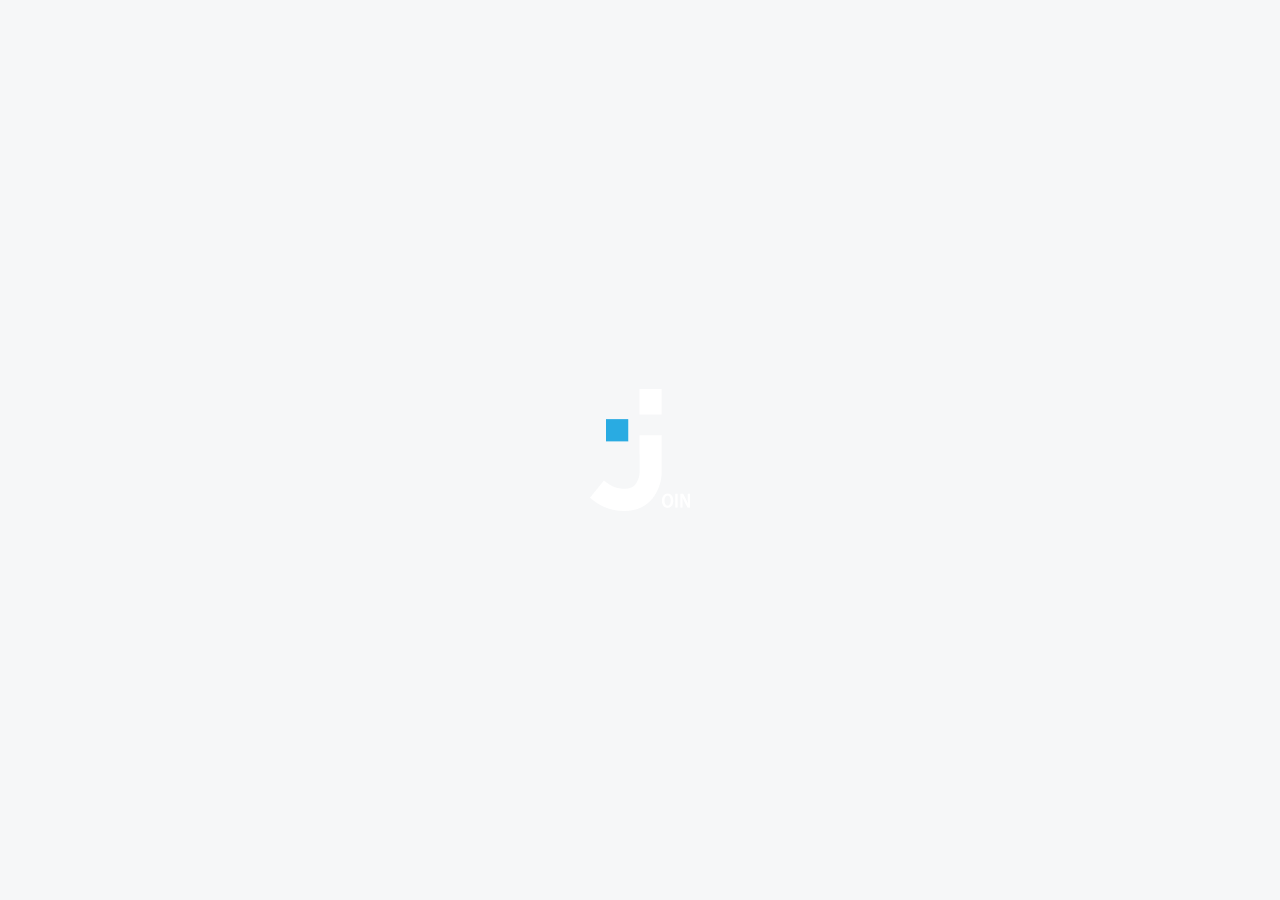
<file: index.html>
<!DOCTYPE html>
<html lang="en">

<head>
  <meta charset="UTF-8">
  <meta name="viewport" content="width=device-width, initial-scale=1.0">
  <link rel="icon" type="image/png" href="/assets/img/logo_white.png" />
  <link rel="stylesheet" href="/css/animation.css">
  <link rel="stylesheet" href="/standard.css">
  <link rel="stylesheet" href="/css/login.css">
  <link rel="stylesheet" href="/css/signUp.css">
  <link rel="stylesheet" href="/responsiv/login-responsiv.css">
  <script defer src="/script/animation.js"></script>
  <script defer src="script.js"></script>
  <script src="/script/database.js"></script>
  <script src="/script/sidebar.js"></script>
  <title>Join</title>
</head>

<body id="loginBody" onload="animationStartCheck(); getRemember()" onresize="checkWindowWitdh()">
  <section id="animation" class="animation">
    <div id="content" class="animation-content">
      <img id="logo" src="/assets/img/logo_white.png" alt="Logo">
    </div>
  </section>
  <section id="login-header" class="login-header d-none">
    <div class="login-header">
      <div class="sign-up-content d-flex-y">
        <span>Not a Join user?</span>
        <a href="/html/signUp.html">Sign up</a>
      </div>
    </div>
  </section>
  <section id="login" class="login-section d-flex width100 d-none">
    <div class="login d-flex-x">
      <div class="login-content width100">
        <h1>Log in</h1>
        <div class="underline"></div>
      </div>
      <div>
        <form onsubmit="login(); return false;">
          <div id="email-content" class="input-content">
            <input id="email" class="input" placeholder="Email" type="email" required>
            <img src="/assets/icon/mail.svg" alt="Email">
          </div>
          <div>
            <div id="password-content" class="input-content">
              <input onkeyup="changeImage(); validateLogin()" id="password" class="input" placeholder="Password"
                type="password" required>
              <img id="image" onclick="passwordVisibility()" src="/assets/icon/lock.svg" alt="lock">
            </div>
            <div id="error" class="msg-box d-none">
              <span>Check your email and password. Please try again</span>
            </div>
            <div id="notRegistered" class="msg-box d-none">
              <span>You are not registered. Please register first</span>
            </div>
            <div id="guestError" class="msg-box d-none">
              <span>Guest login failed.</span>
            </div>
          </div>
          <div class="checkbox d-flex-y">
            <input onclick="saveRemember()" type="checkbox"><span>Remember me</span>
          </div>
          <div class="login-buttons d-flex-x">
            <button class="login-in">Log in</button>
            <button onclick="guestLogin()" class="guest-log d-flex">Guest Log in</button>
          </div>
        </form>
      </div>
    </div>
  </section>
  <section id="info-notice" class="d-none">
    <div class="login-mobil d-none">
      <div class="sign-up-content d-flex-y">
        <span>Not a Join user?</span>
        <a href="/html/signUp.html">Sign up</a>
      </div>
    </div>
    <div class="info-notice d-flex">
      <a href="/html/privacy-guest.html">Privacy Policy</a>
      <a href="/html/legalnotice-guest.html">Legal notice</a>
    </div>
  </section>
</body>

</html>
</file>
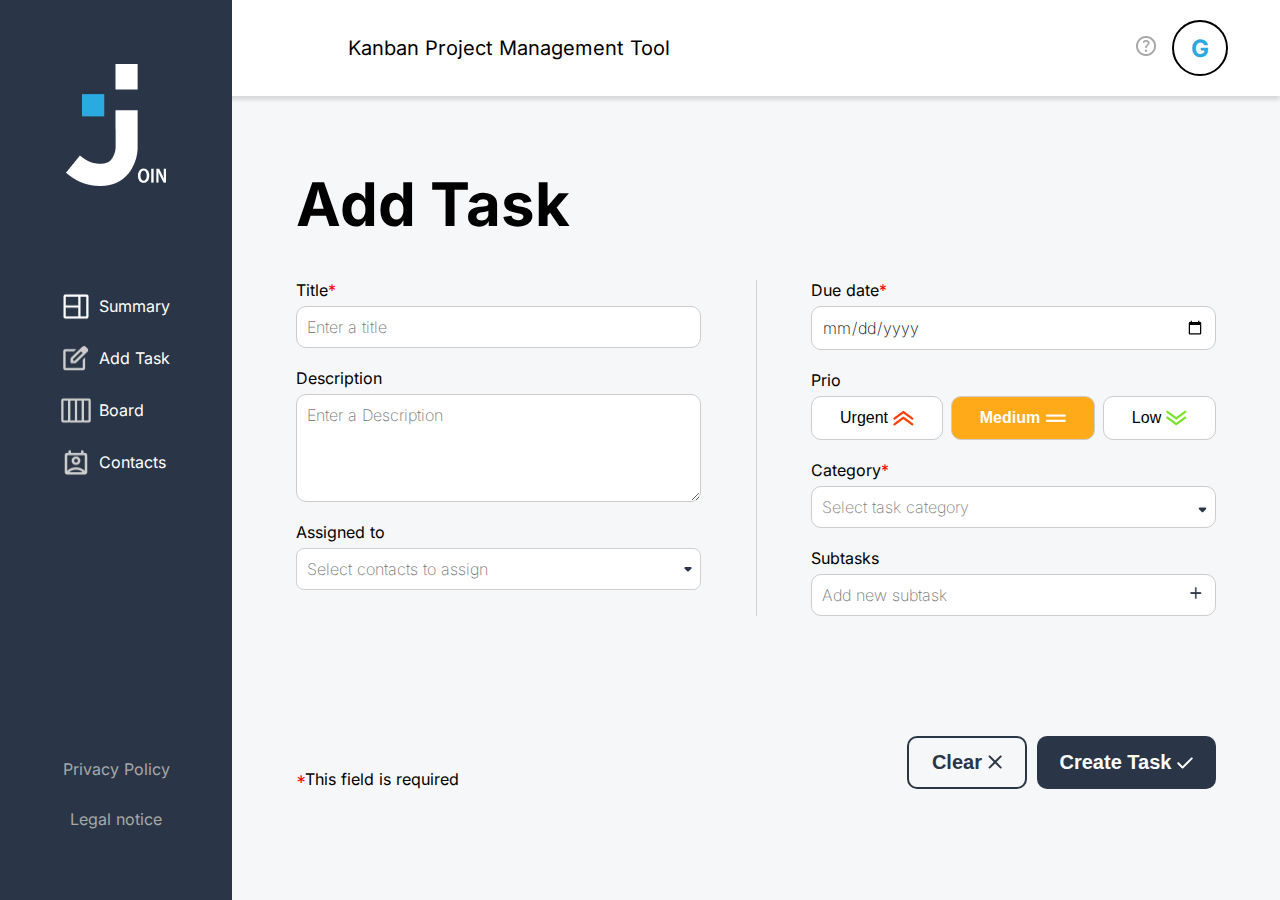
<file: html/addTask.html>
<!DOCTYPE html>
<html lang="en">

<head>
    <meta charset="UTF-8">
    <meta name="viewport" content="width=device-width, initial-scale=1.0">
    <link rel="icon" type="image/png" href="/assets/img/logo_white.png" />
    <link rel="stylesheet" href="/standard.css">
    <link rel="stylesheet" href="/css/header.css">
    <link rel="stylesheet" href="/css/sidebar.css">
    <link rel="stylesheet" href="/css/fonts.css">
    <link rel="stylesheet" href="/responsiv/header_responsiv.css">
    <link rel="stylesheet" href="/responsiv/sidebar_responsiv.css">
    <link rel="stylesheet" href="/css/addTask.css">
    <link rel="stylesheet" href="/css/addTask_assets.css">
    <link rel="stylesheet" href="/responsiv/addTask_responsiv.css">
    <script defer src="/script/include.js"></script>
    <script defer src="/script/sidebar.js"></script>
    <script defer src="/script/addTaskGlobalvariables.js"></script>
    <script defer src="/script/addTask.js"></script>
    <script defer src="/script/addTaskUtilities.js"></script>
    <script defer src="/script/addTaskSubtasks.js"></script>
    <script src="/templates/addTask_templates.js"></script>
    <script src="/script/database.js"></script>
    <script src="/script/header.js"></script>
    <script src="/script/animation.js"></script>
    <title>Join - Add Task</title>
</head>

<body onload="includeHTML(); init()">
    <header>
        <div w3-include-html="header.html"></div>
    </header>

    <aside>
        <div w3-include-html="sidebar.html"></div>
    </aside>
    <main>
        <section class="task-form-section">
            <div class="task-container">
                <h1 class="headline">Add Task</h2>
                    <form name="taskForm">
                        <div class="form-left">
                            <div class="form-group">
                                <span for="title">Title<span class="required">*</span></span>
                                <input type="text" id="title" name="title" placeholder="Enter a title">
                            </div>
                            <div class="form-group">
                                <span for="description">Description</span>
                                <textarea id="description" name="description"
                                    placeholder="Enter a Description"></textarea>
                            </div>
                            <div class="form-group">
                                <span for="assigned">Assigned to</span>
                                <div id="inputAssigned" class="assigned-input d-flex-y">
                                    <input id="assignedInput" onclick="assignedListToogle()"
                                        onkeyup="assignedSearch(); inputValueCheck()"
                                        placeholder="Select contacts to assign" type="text">
                                    <img id="assignedImage" onclick="assignedListToogle()"
                                        src="/assets/icon/arrow_drop_downaa.svg" alt="Down">
                                </div>
                                <div id="assignedList" class="assigned-list d-none">
                                </div>
                                <div id="selectedUser" class="selectedUser d-none">
                                </div>
                            </div>
                        </div>
                        <div class="break-between"></div>
                        <div class="form-right">
                            <div class="form-group">
                                <span for="due-date">Due date<span class="required">*</span></span>
                                <input type="date" id="due-date" name="due-date" placeholder="dd/mm/yyyy"
                                    oninput="validateDate()" required>
                            </div>
                            <div class="form-group">
                                <span>Prio</span>
                                <div class="prio-group">
                                    <button onclick="changePrio('Urgent')" id="btn-urgent" type="button"
                                        class="prio d-flex">Urgent
                                        <img src="/assets/img/urgentsym.png" alt="">
                                    </button>
                                    <button onclick="changePrio('Medium')" id="btn-medium" type="button"
                                        class="prio d-flex">Medium
                                        <img src="/assets/img/mediumsym.png" alt="">
                                    </button>
                                    <button onclick="changePrio('Low')" id="btn-low" type="button"
                                        class="prio d-flex">Low
                                        <img src="/assets/img/lowsym.png" alt="">
                                    </button>
                                </div>
                            </div>
                            <div class="form-group">
                                <span for="category">Category<span class="required">*</span></span>
                                <select id="category" name="category" required>
                                    <option value="" disabled selected>Select task category</option>
                                    <option>User Story</option>
                                    <option>Technical Task</option>
                                </select>
                            </div>
                            <div class="form-group-subtask">
                                <span for="subtasks">Subtasks</span>
                                <div class="subtask-connect">
                                    <input class="text-input" type="text" id="subtasks" name="subtasks"
                                        placeholder="Add new subtask" onclick="showSubtaskActionButtons()">
                                    <div class="subtask-img">
                                        <img id="plus-icon" src="/assets/img/plusicon.png" alt="Add subtask"
                                            onclick="showSubtaskActionButtons()">
                                        <div id="subtask-action-buttons" style="display:none;">
                                            <img src="/assets/img/check.png" alt="Save subtask" onclick="addSubtask()">
                                            <div class="small-break-between"></div>
                                            <img src="/assets/img/close.svg" alt="Clear input"
                                                onclick="clearSubtaskInput()">
                                        </div>
                                    </div>
                                </div>
                                <ul id="subtask-list"></ul>
                            </div>
                        </div>
                    </form>
                    <div class="addtask-footer">
                        <div><span class="required">*</span><span>This field is required</span></div>
                        <div class="form-actions">
                            <button type="button" class="clear" onmouseover="changeImage(this, 'hover')"
                                onmouseout="changeImage(this, 'default')" onclick="clearForm()">Clear <img
                                    src="/assets/img/close.svg" alt=""></button>
                            <button type="submit" class="create-task" onclick="submitForm()">Create Task <img
                                    src="/assets/img/check-white.svg" alt=""></button>
                        </div>
                    </div>
            </div>
        </section>
    </main>
    <div id="success-popup" class="popup d-none">
        <div class="popup-content">
            <p>Task added to board</p><img src="/assets/icon/board.png" alt="">
        </div>
    </div>
</body>

</html>
</file>
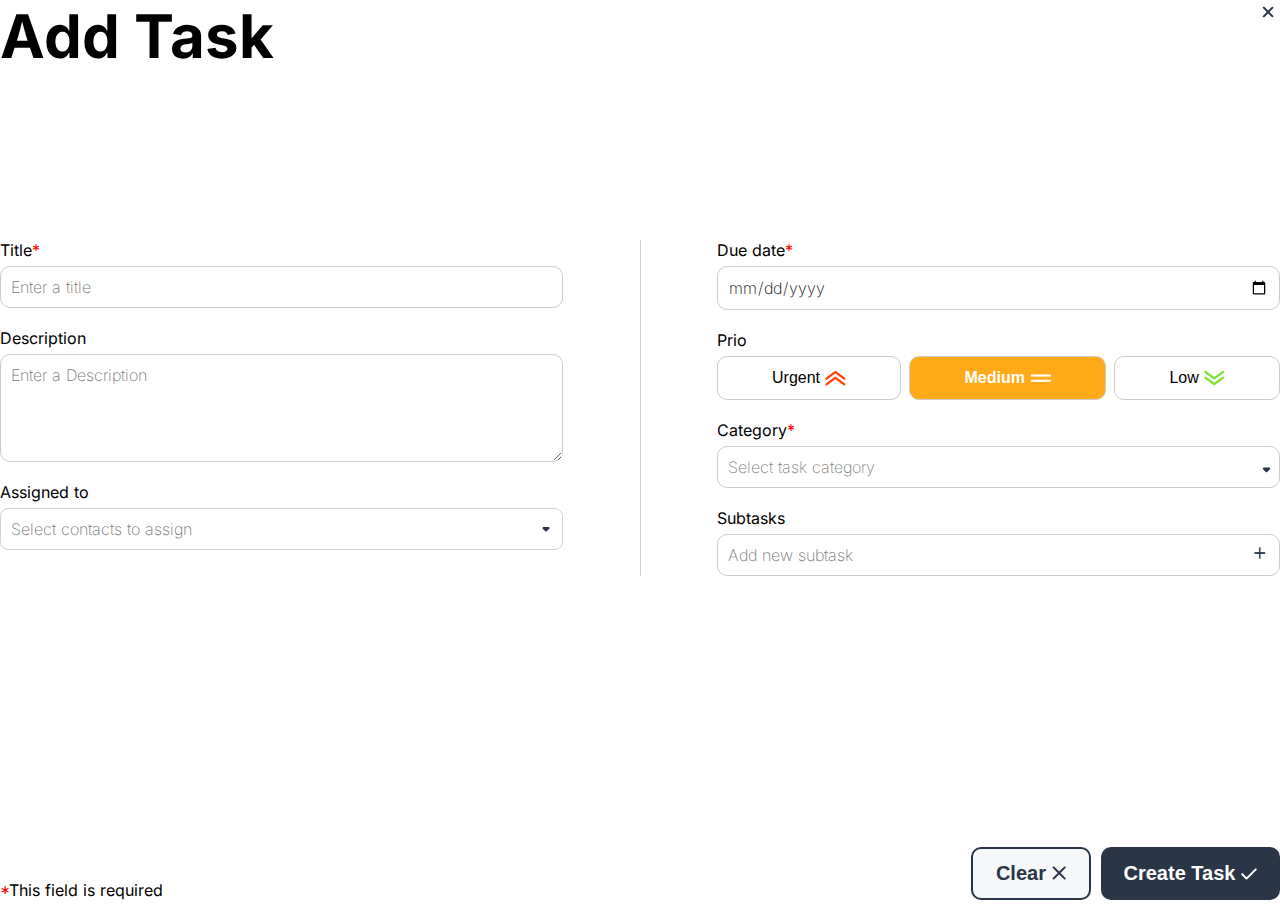
<file: html/addTaskBoard.html>
<!DOCTYPE html>
<html lang="en">

<head>
    <meta charset="UTF-8">
    <meta name="viewport" content="width=device-width, initial-scale=1.0">
    <link rel="icon" type="image/png" href="/assets/img/logo_white.png" />
    <link rel="stylesheet" href="/standard.css">
    <link rel="stylesheet" href="/css/fonts.css">
    <link rel="stylesheet" href="/responsiv/addTaskBoard_responsiv.css">
    <link rel="stylesheet" href="/css/addTaskBoard.css">
    <link rel="stylesheet" href="/css/addTask.css">
    <link rel="stylesheet" href="/css/addTask_assets.css">

    <script defer src="/script/addTaskGlobalvariables.js"></script>
    <script defer src="/script/addTask.js"></script>
    <script defer src="/script/addTaskUtilities.js"></script>
    <script defer src="/script/addTaskSubtasks.js"></script>
    <script src="/templates/addTask_templates.js"></script>
    <script src="/script/database.js"></script>
    <script src="/script/animation.js"></script>

    <title>Join - Add Task</title>
</head>

<body onload="init()">
    <main>
        <section class="task-form-section">
            <div class="task-container">
                <div class="ctn-board-add-task-overlay d-flex-y">
                    <h1 class="headline">Add Task</h2>
                        <img onclick="closeAddTaskOverlay()" class="btn-close-add-task" src="/assets/img/close.svg"
                            alt="Image Close">
                </div>
                <form name="taskForm">
                    <div class="form-left">
                        <div class="form-group">
                            <span for="title">Title<span class="required">*</span></span>
                            <input type="text" id="title" name="title" placeholder="Enter a title">
                        </div>
                        <div class="form-group">
                            <span for="description">Description</span>
                            <textarea id="description" name="description" placeholder="Enter a Description"></textarea>
                        </div>
                        <div class="form-group">
                            <span for="assigned">Assigned to</span>
                            <div id="inputAssigned" class="assigned-input d-flex-y">
                                <input id="assignedInput" onclick="assignedListToogle()"
                                    onkeyup="assignedSearch(); inputValueCheck()"
                                    placeholder="Select contacts to assign" type="text">
                                <img id="assignedImage" onclick="assignedListToogle()"
                                    src="/assets/icon/arrow_drop_downaa.svg" alt="Down">
                            </div>
                            <div id="assignedList" class="assigned-list d-none">
                            </div>
                            <div id="selectedUser" class="selectedUser d-none">
                            </div>
                        </div>
                    </div>
                    <div class="break-between"></div>
                    <div class="form-right">
                        <div class="form-group">
                            <span for="due-date">Due date<span class="required">*</span></span>
                            <input type="date" id="due-date" name="due-date" placeholder="dd/mm/yyyy"
                                oninput="validateDate()" required>
                        </div>
                        <div class="form-group">
                            <span>Prio</span>
                            <div class="prio-group">
                                <button onclick="changePrio('Urgent')" id="btn-urgent" type="button"
                                    class="prio d-flex">Urgent
                                    <img src="/assets/img/urgentsym.png" alt="">
                                </button>
                                <button onclick="changePrio('Medium')" id="btn-medium" type="button"
                                    class="prio d-flex">Medium
                                    <img src="/assets/img/mediumsym.png" alt="">
                                </button>
                                <button onclick="changePrio('Low')" id="btn-low" type="button" class="prio d-flex">Low
                                    <img src="/assets/img/lowsym.png" alt="">
                                </button>
                            </div>
                        </div>
                        <div class="form-group">
                            <span for="category">Category<span class="required">*</span></span>
                            <select id="category" name="category" required>
                                <option value="" disabled selected>Select task category</option>
                                <option>User Story</option>
                                <option>Technical Task</option>
                            </select>
                        </div>
                        <div class="form-group-subtask">
                            <span for="subtasks">Subtasks</span>
                            <div class="subtask-connect">
                                <input class="text-input" type="text" id="subtasks" name="subtasks"
                                    placeholder="Add new subtask" onclick="showSubtaskActionButtons()">
                                <div class="subtask-img">
                                    <img id="plus-icon" src="/assets/img/plusicon.png" alt="Add subtask"
                                        onclick="showSubtaskActionButtons()">
                                    <div id="subtask-action-buttons" style="display:none;">
                                        <img src="/assets/img/check.png" alt="Save subtask" onclick="addSubtask()">
                                        <div class="small-break-between"></div>
                                        <img src="/assets/img/close.svg" alt="Clear input"
                                            onclick="clearSubtaskInput()">
                                    </div>
                                </div>
                            </div>
                            <ul id="subtask-list"></ul>
                        </div>
                    </div>
                </form>
                <div class="addtask-footer">
                    <div><span class="required">*</span><span>This field is required</span></div>
                    <div class="form-actions">
                        <button type="button" class="clear" onmouseover="changeImage(this, 'hover')"
                            onmouseout="changeImage(this, 'default')" onclick="clearForm()">Clear <img
                                src="/assets/img/close.svg" alt=""></button>
                        <button type="submit" class="create-task" onclick="submitForm()">Create Task <img
                                src="/assets/img/check-white.svg" alt=""></button>
                    </div>
                </div>
            </div>
        </section>
    </main>
    <div id="success-popup" class="popup d-none">
        <div class="popup-content">
            <p>Task added to board</p><img src="/assets/icon/board.png" alt="">
        </div>
    </div>
</body>

</html>
</file>
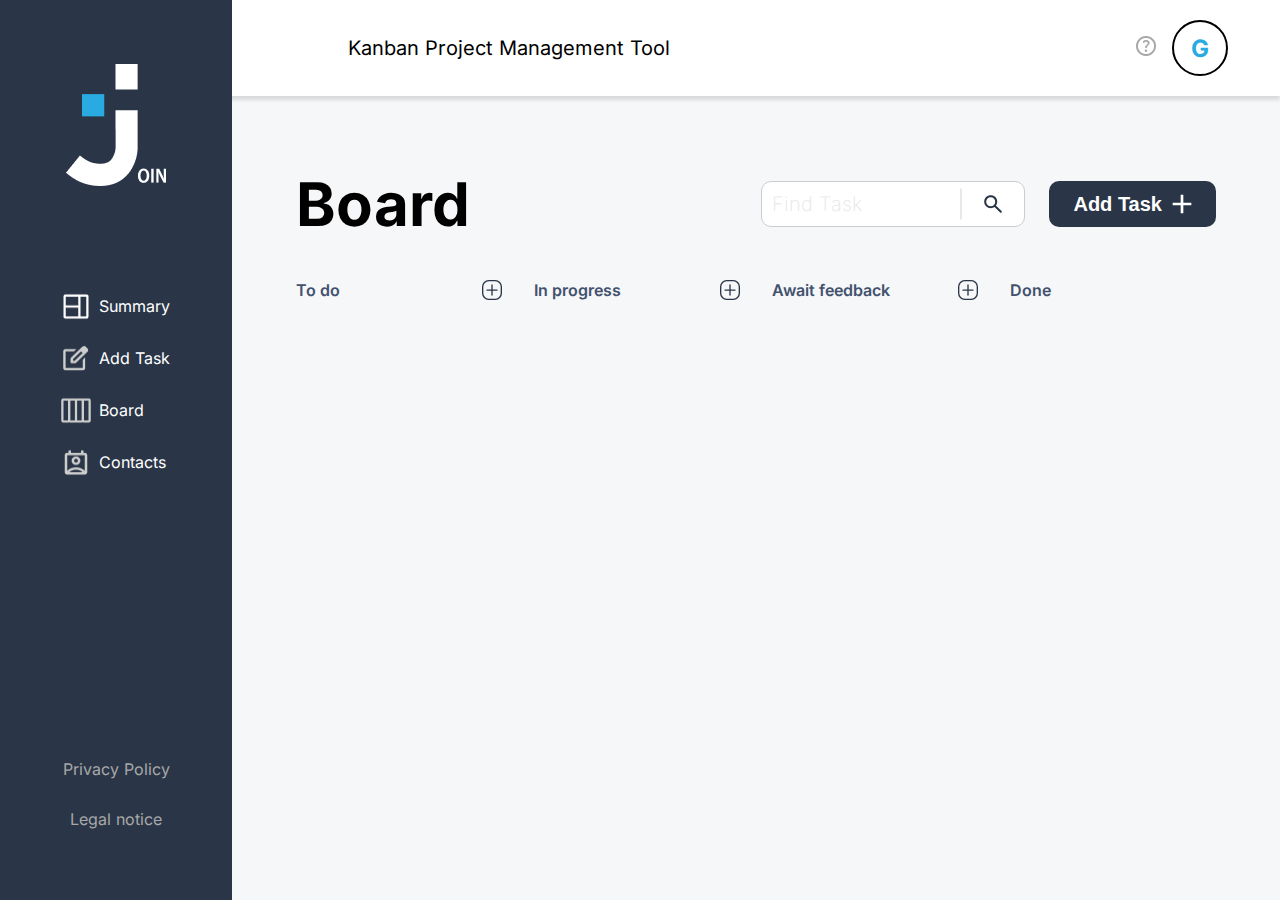
<file: html/board.html>
<!DOCTYPE html>
<html lang="en">

<head>
    <meta charset="UTF-8">
    <meta name="viewport" content="width=device-width, initial-scale=1.0">
    <link rel="icon" type="image/png" href="/assets/img/logo_white.png" />
    <link rel="stylesheet" href="/standard.css">
    <link rel="stylesheet" href="/css/header.css">
    <link rel="stylesheet" href="/css/sidebar.css">
    <link rel="stylesheet" href="/css/fonts.css">
    <link rel="stylesheet" href="/css/board.css">
    <link rel="stylesheet" href="/css/boardAssets.css">
    <link rel="stylesheet" href="/css/boardEditTask.css">
    <link rel="stylesheet" href="/responsiv/board_responsiv.css">
    <link rel="stylesheet" href="/responsiv/header_responsiv.css">
    <link rel="stylesheet" href="/responsiv/sidebar_responsiv.css">
    <script defer src="/script/include.js"></script>
    <script defer src="/script/sidebar.js"></script>
    <sc defer src="/script.js"></sc ript>
    <script defer src="/script/header.js"></script>
    <script defer src="/script/board.js"></script>
    <script defer src="/script/boardUtilities.js"></script>
    <script defer src="/script/boardEdit.js"></script>
    <script defer src="/script/boardEditUtilities.js"></script>
    <script defer src="/script/database.js"></script>
    <script defer src="/templates/board_templates.js"></script>
    <script src="/script/animation.js"></script>
    <title>Join - Board</title>
</head>

<body onload="includeHTML(); onloadFuncBoard();">
    <header>
        <div w3-include-html="header.html"></div>
    </header>
    <aside>
        <div w3-include-html="sidebar.html"></div>
    </aside>
    <main>
        <section class="board-container">
            <div class="header-board d-flex-y">
                <div class="header-board-left">
                    <h1 class="headline">Board</h1>
                    <button onclick="showAddTaskOverlay('todo')" class="btn-dark-responsive d-flex d-none">
                        <img class="image-plus-add-task d-flex" src="/assets/img/plus-white.svg"
                            alt="Image Plus"></button>
                </div>
                <div class="header-board-right d-flex">
                    <div class="ctn-input-search">
                        <input id="input-search-task" class="input-field" type="text" oninput="filterTasksBoard()"
                            autocomplete="off" spellcheck="false" placeholder="Find Task">
                        <img class="search-image" src="/assets/img/search.svg" alt="imageSearch">
                    </div>
                    <button id="addTaskBoard" onclick="showAddTaskOverlay('todo')" class="btn-dark d-flex-y">Add Task
                        <img class="image-plus-add-task" src="/assets/img/plus-white.svg" alt="Image Plus"></button>
                </div>
            </div>
            <div class="main-board d-flex-x">
                <div id="ctn-cards-todo" class="ctn-cards-todo ctn-cards">
                    <div class="header-container d-flex-y">
                        <span>To do</span>
                        <img onclick="showAddTaskOverlay('todo')" class="btn-add-task-smal"
                            src="/assets/img/plusButtonDarkBlue.svg" alt="Image Plus">
                    </div>
                    <div class="ctn-drag-area" ondrop="moveTo('todo')"
                        ondragover="allowDrop(event); highlight('highlight-todo')"
                        ondragleave="removeHighlight('highlight-todo')">
                        <div id="ctn-tasks-todo" class="ctn-tasks-todo tasks-box d-flex-y height drag-area">
                        </div>
                        <div id="highlight-todo" class="highlight"></div>
                    </div>
                </div>
                <div id="ctn-cards-in-progress" class="ctn-cards-in-progress ctn-cards">
                    <div class="header-container d-flex-y">
                        <span>In progress</span>
                        <img onclick="showAddTaskOverlay('in progress')" class="btn-add-task-smal"
                            src="/assets/img/plusButtonDarkBlue.svg" alt="Image Plus">
                    </div>
                    <div class="ctn-drag-area" ondrop="moveTo('in progress')"
                        ondragover="allowDrop(event); highlight('highlight-in-progress')"
                        ondragleave="removeHighlight('highlight-in-progress')">
                        <div id="ctn-tasks-in-progress"
                            class="ctn-tasks-in-progress tasks-box d-flex-y height drag-area">
                        </div>
                        <div id="highlight-in-progress" class="highlight">
                        </div>
                    </div>
                </div>
                <div id="ctn-cards-await-feedback" class="ctn-cards-await-feedback ctn-cards">
                    <div class="header-container d-flex-y">
                        <span>Await feedback</span>
                        <img onclick="showAddTaskOverlay('await feedback')" class="btn-add-task-smal"
                            src="/assets/img/plusButtonDarkBlue.svg" alt="Image Plus">
                    </div>
                    <div class="ctn-drag-area" ondrop="moveTo('await feedback')"
                        ondragover="allowDrop(event); highlight('highlight-await-feedback')"
                        ondragleave="removeHighlight('highlight-await-feedback')">
                        <div id="ctn-tasks-await-feedback"
                            class="ctn-tasks-await-feedback tasks-box d-flex-y height drag-area"
                            ondrop="moveTo('await feedback')">
                        </div>
                        <div id="highlight-await-feedback" class="highlight"></div>
                    </div>
                </div>
                <div id="ctn-cards-done" class="ctn-cards-done ctn-cards">
                    <div class="header-container d-flex-y">
                        <span>Done</span>
                    </div>
                    <div class="ctn-drag-area" ondrop="moveTo('done')"
                        ondragover="allowDrop(event); highlight('highlight-done')"
                        ondragleave="removeHighlight('highlight-done')">
                        <div id="ctn-tasks-done" class="ctn-tasks-done tasks-box d-flex-y height drag-area">
                        </div>
                        <div id="highlight-done" class="highlight"></div>
                    </div>
                </div>
            </div>
            <div onclick="closeDetailTaskOverlay()" id="overlay-board-detail" class="overlay-board d-none d-flex">
            </div>
            <div onclick="closeDetailTaskOverlay()" id="overlay-board-edit" class="overlay-board d-flex d-none">
            </div>
            <div onclick="closeAddTaskOverlay()" id="overlay-board-add-task" class="overlay-board d-flex d-none">
                <iframe onclick="bubblingProtection(event)" id="addTaskIframe" class="overlay-add-task-board-add d-flex"
                    src="addTaskBoard.html"></iframe>
            </div>
        </section>
    </main>
</body>

</html>
</file>
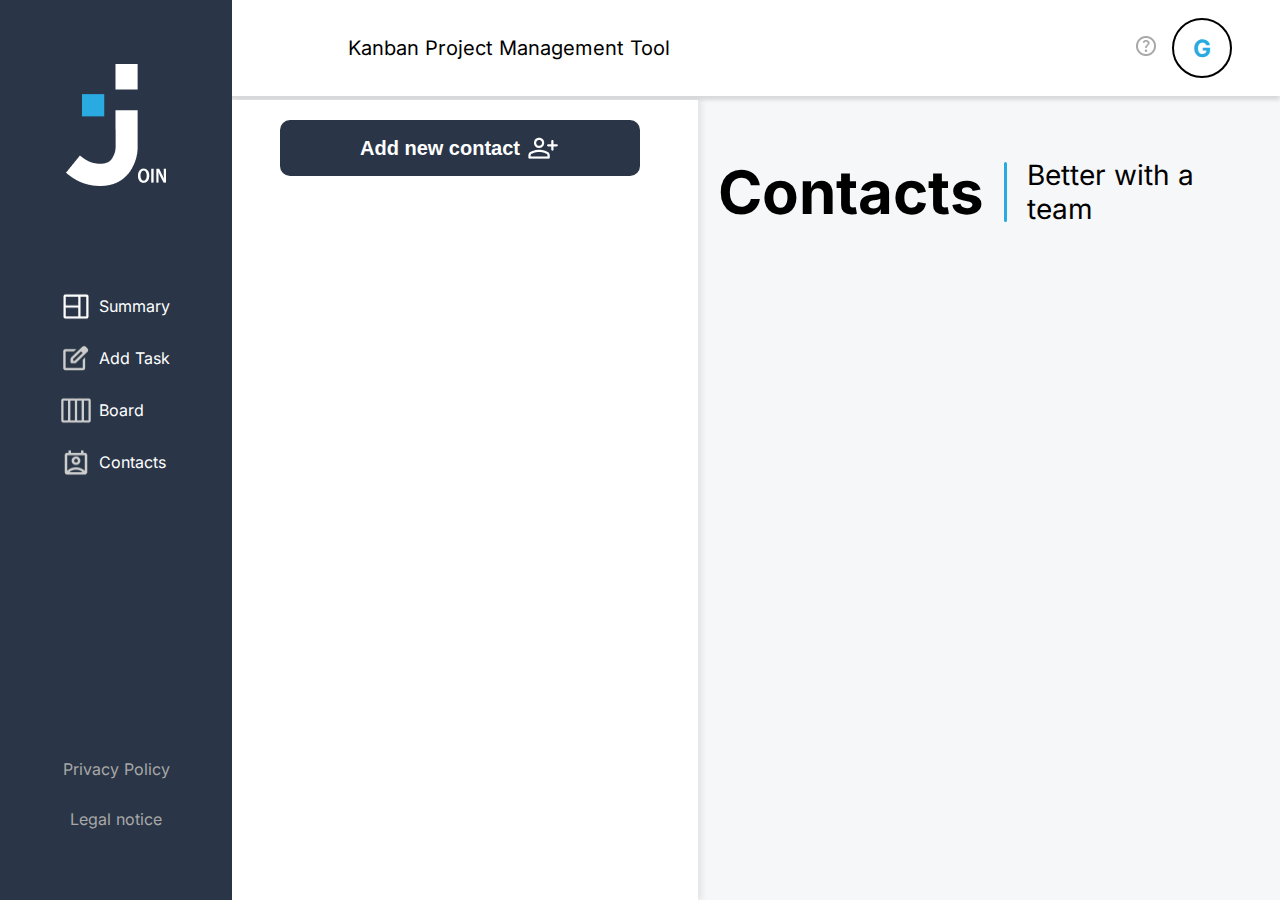
<file: html/contacts.html>
<!DOCTYPE html>
<html lang="en">

<head>
    <meta charset="UTF-8">
    <meta name="viewport" content="width=device-width, initial-scale=1.0">
    <link rel="icon" type="image/png" href="/assets/img/logo_white.png" />
    <link rel="stylesheet" href="/standard.css">
    <link rel="stylesheet" href="/css/header.css">
    <link rel="stylesheet" href="/css/sidebar.css">
    <link rel="stylesheet" href="/css/fonts.css">
    <link rel="stylesheet" href="/css/contact.css">
    <link rel="stylesheet" href="/css/contact_assets.css">
    <link rel="stylesheet" href="/responsiv/contacts_responsiv.css">
    <script defer src="/script/include.js"></script>
    <script defer src="/script/sidebar.js"></script>
    <script src="/script/database.js"></script>
    <script defer src="/script/contactsOperations.js"></script>
    <script defer src="/script/contacts.js"></script>
    <script defer src="/script/contactsTaskHandler.js"></script>
    <script defer src="/templates/contacts_templates.js"></script>
    <script defer src="/script.js"></script>
    <script src="/script/header.js"></script>
    <script src="/script/animation.js"></script>
    <title>Join - Contacts</title>
</head>

<body onload="includeHTML(); loadContacts();  checkButtonPositionAndSetColor();">
    <header>
        <div w3-include-html="header.html"></div>
    </header>

    <aside>
        <div w3-include-html="sidebar.html"></div>
    </aside>

    <main>
        <div class="contact-container">
            <div class="contact-list">
                <div class="d-flex add-contact-container">
                    <button class="add-contact-btn d-flex" onclick="showAddContactOverlay()">Add new contact
                        <img src="/assets/img/person_add.png" alt="">
                    </button>
                </div>
                <div class="contacts"></div>
            </div>
            <div class="contact-detail-container" id="contactDetail">
                <button class="close-btn" onclick="hideContactDetails()"><img src="/assets/img/vector.png"
                        alt=""></button>
                <div class="contact-rightheadline">
                    <div class="d-flex-y"></div>
                    <h1 class="headline padding-right20">Contacts</h1>
                    <div class="vertical-line-blue"></div>
                    <span class="headline-right padding-left20">Better with a team</span>
                    <div class="horizontal-line-blue"></div>
                </div>

                <div class="contact-view contact-info">
                    <div class="contact-details" id="contact-details">
                        <div class="direction-row">
                            <div class="contact-avatar"></div>
                            <div class="padding-left20 direction-column details-contact-name">
                                <h2 class="margin0 padding-left20"><span class="contact-name"></span></h2>
                                <div class="contact-actions">
                                    <button id="edit-points-btn" onclick="toggleEditDelete()">
                                        <img src="/assets/img/edit-points.png" alt="Edit Options">
                                    </button>
                                    <button id="edit-btn" class="edit-btn border-unset"
                                        onclick="showEditContact(document.getElementById('edit-contact-id').value, document.querySelector('.contact-name').textContent, document.getElementById('contact-email').textContent, document.getElementById('contact-phone').textContent)"><img
                                            src="/assets/img/edit.png" alt="">Edit</button>
                                    <button id="delete-btn" class="delete-btn border-unset"
                                        onclick="deleteContact()"><img src="/assets/img/delete.png"
                                            alt="">Delete</button>
                                </div>
                            </div>
                        </div>
                        <span class="contact-information">Contact Information</span>
                        <p><span class="contact-data">Email:</span><br><span class="contact-email"
                                id="contact-email"></span></p>
                        <p><span class="contact-data">Phone:</span><br><span class="contact-phone"
                                id="contact-phone"></span></p>
                    </div>

                </div>
            </div>

        </div>

        <!-- Add Contact Overlay -->
        <div id="add-contact-overlay" class="overlay" onclick="hideOverlay(event)">
            <div class="overlay-content" onclick="event.stopPropagation()">
                <div class="overlay-left">
                    <img src="/assets/img/close-white.svg" alt="Close" class="close-icon"
                        onclick="clearValidationErrors(); clearInputFields(); hideOverlay()">
                    <img src="/assets/img/logo_white.png" alt="">
                    <h1>Add Contact</h1>
                    <p>Tasks are better with a team!</p>
                    <div class="horizontal-line-blue"></div>
                </div>
                <div class="d-flex overlay-contact-middle">
                    <img src="/assets/img/addcontact.png" alt="">
                </div>
                <form class="direction-column" onsubmit="addNewContact(); return false;">
                    <div class="input-container">
                        <input type="text" placeholder="Name" id="add-name">
                        <span id="name-error" class="error-message"></span>
                    </div>
                    <div class="input-container">
                        <input type="email" placeholder="Email" id="add-email">
                        <span id="email-error" class="error-message"></span>
                    </div>
                    <div class="input-container">
                        <input type="tel" placeholder="Phone" id="add-phone">
                        <span id="phone-error" class="error-message"></span>
                    </div>
                    <div class="contacts-button">
                        <button type="button" class="cancel" onmouseover="changeCancelImage(this, 'hover')"
                            onmouseout="changeCancelImage(this, 'default')"
                            onclick="clearValidationErrors(); clearInputFields(); hideOverlay()">Cancel<img
                                src="/assets/img/close.svg" alt=""></button>
                        <button type="submit" class="create-contact">Create contact<img
                                src="/assets/img/check-white.svg" alt=""></button>
                    </div>
                </form>
                <img class="close-black-add-icon" onclick="clearValidationErrors(); clearInputFields(); hideOverlay()"
                    src="/assets/img/close-black.svg" alt="">
            </div>
        </div>
        <!-- Edit Contact Overlay -->
        <div id="edit-contact-overlay" class="overlay slide-out" onclick="hideOverlay(event)">
            <div class="overlay-content" onclick="event.stopPropagation()">
                <div class="overlay-left">
                    <img src="/assets/img/close-white.svg" alt="Close" class="close-icon"
                        onclick="clearValidationErrors(); clearInputFields(); hideOverlay()">
                    <img src="/assets/img/logo_white.png" alt="">
                    <h1>Edit Contact</h1>
                    <div class="horizontal-line-blue"></div>
                </div>
                <div class="edit-overlay-middle d-flex">
                    <span id="edit-avatar" class="avatar-details d-flex"></span>
                </div>
                <form class="direction-column">
                    <div class="input-container">
                        <input type="text" placeholder="Name" id="edit-name" required>
                        <span id="edit-name-error" class="error-message"></span>
                    </div>
                    <div class="input-container">
                        <input type="email" placeholder="Email" id="edit-email" required>
                        <span id="edit-email-error" class="error-message"></span>
                    </div>
                    <div class="input-container">
                        <input type="tel" placeholder="Phone" id="edit-phone" required>
                        <span id="edit-phone-error" class="error-message"></span>
                    </div>
                    <input type="hidden" id="edit-contact-id">
                    <div class="contacts-button">
                        <button type="button" class="delete" onmouseover="changeCancelImage(this, 'hover')"
                            onmouseout="changeCancelImage(this, 'default')"
                            onclick="clearValidationErrors(); deleteContact(); hideOverlay()">
                            Delete<img src="/assets/img/close.svg" alt=""></button>
                        <button type="button" class="save-changes" onclick="validateEditContact()">Save<img
                                src="/assets/img/check-white.svg" alt=""></button>
                    </div>
                </form>
                <img class="close-black-icon" onclick="clearValidationErrors(); hideOverlay()"
                    src="/assets/img/close-black.svg" alt="">

            </div>
        </div>

    </main>
</body>

</html>
</file>
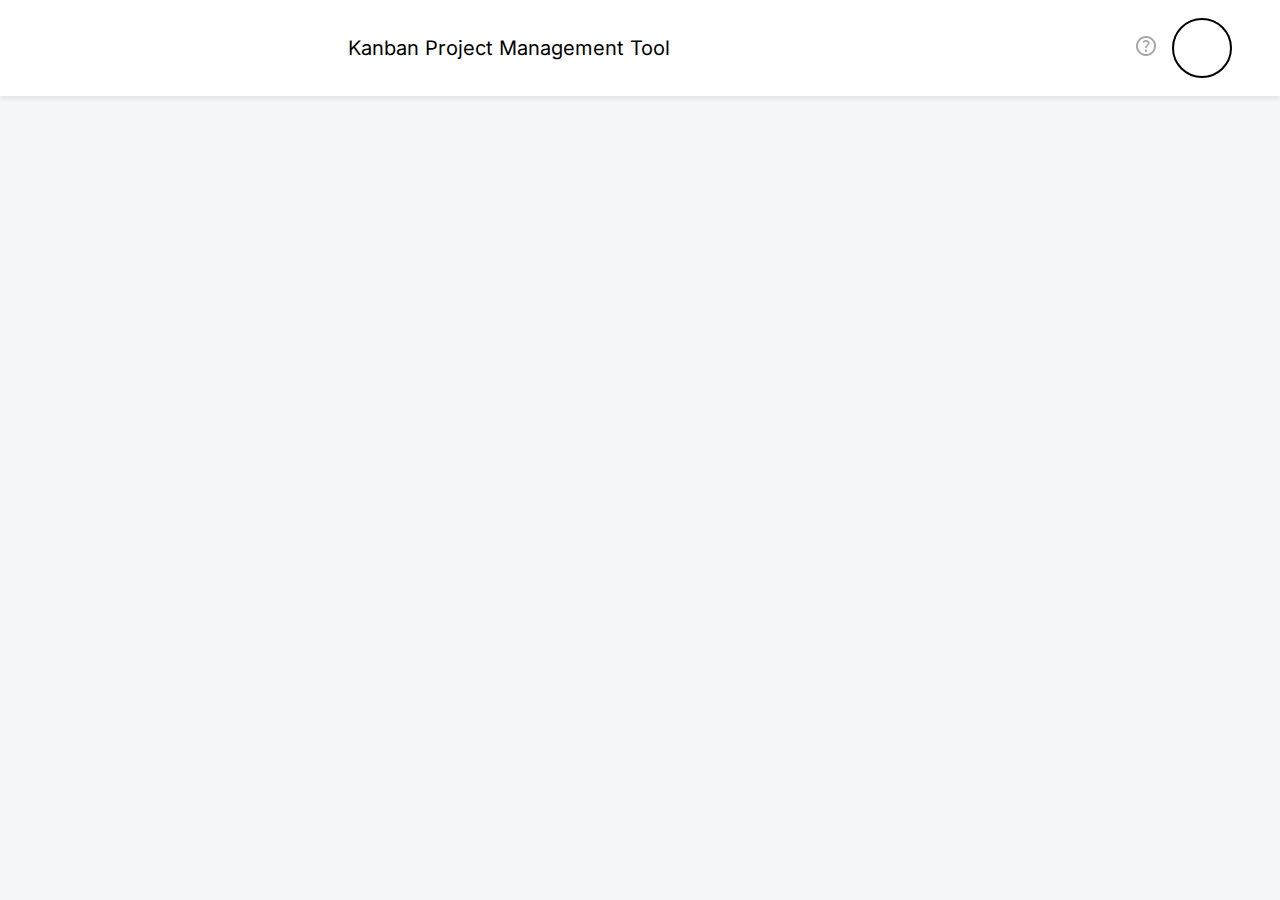
<file: html/header.html>
<!DOCTYPE html>
<html lang="en">

<head>
  <meta charset="UTF-8" />
  <meta name="viewport" content="width=device-width, initial-scale=1.0" />
  <link rel="icon" type="image/png" href="/assets/img/logo_white.png" />
  <link rel="stylesheet" href="/standard.css">
  <link rel="stylesheet" href="/css/header.css" />
  <link rel="stylesheet" href="/css/fonts.css">
  <link rel="stylesheet" href="/responsiv/header_responsiv.css">
  <script src="/script/database.js"></script>
  <script src="/script/header.js"></script>
  <script defer src="/script/include.js"></script>
  <title>Join</title>
</head>

<body>
  <header>
    <div class="max-content">
      <div class="header-content">
        <div class="mobile-logo">
          <img src="/assets/img/logo_blue.png" alt="Logo">
        </div>
        <div class="header-headline">
          <p>Kanban Project Management Tool</p>
        </div>
        <div id="user" class="header-right">
          <a href="/html/help.html"><img src="/assets/img/help.png" alt="Help" /></a>
          <div id="user-letter" onclick="toggleUserMenu()" class="user-letter">
            <h2 id="user-initial"></h2>
          </div>
        </div>
      </div>
      <div id="userMenu" class="logout-menu d-none">
        <div class="logout"><a href="/html/legalnotice.html">Legal Notice</a></div>
        <div class="logout"><a href="/html/privacy.html">Privacy Police</a></div>
        <div onclick="logOut()" class="logout"><a href="#">Log Out</a></div>
      </div>
      <div id="userMobile" class="d-none">
        <div class="logout"><a href="/html/help.html">Help</a></div>
        <div class="logout"><a href="/html/legalnotice.html">Legal Notice</a></div>
        <div class="logout"><a href="/html/privacy.html">Privacy Police</a></div>
        <div onclick="logOut()" class="logout"><a href="#">Log Out</a></div>
      </div>
    </div>
  </header>
</body>

</html>
</file>
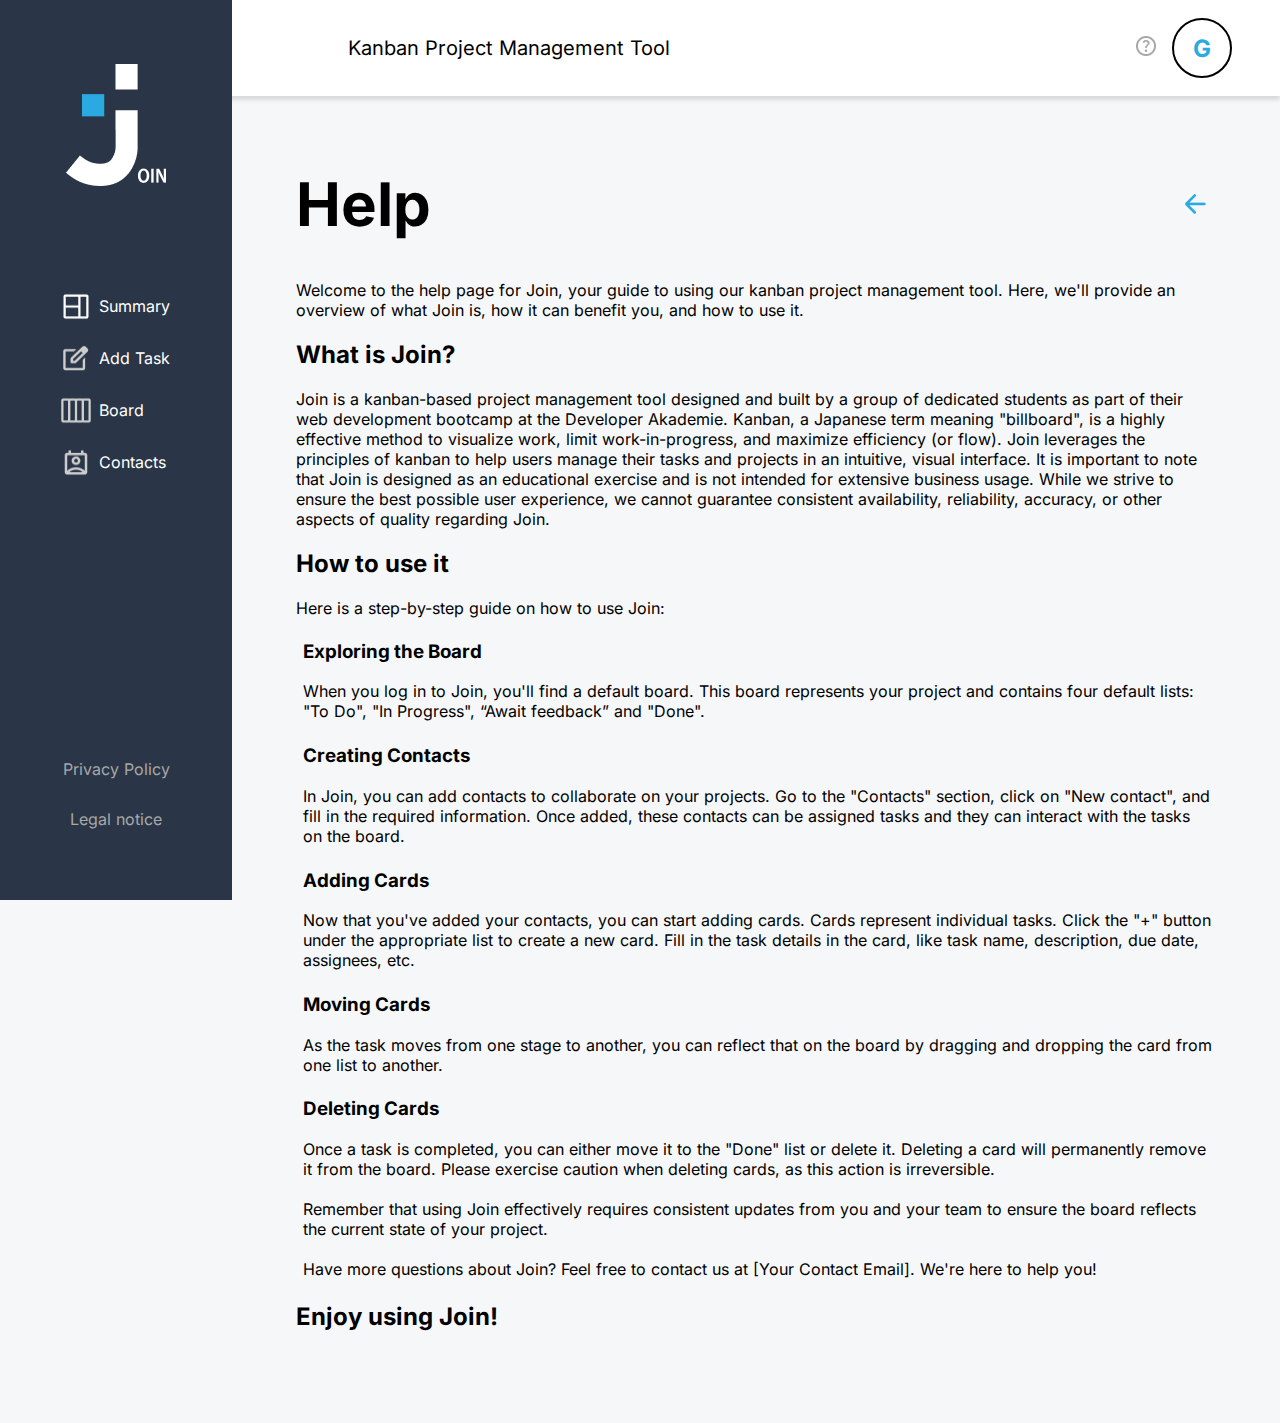
<file: html/help.html>
<!DOCTYPE html>
<html lang="en">

<head>
    <meta charset="UTF-8">
    <meta name="viewport" content="width=device-width, initial-scale=1.0">
    <link rel="icon" type="image/png" href="/assets/img/logo_white.png" />
    <link rel="stylesheet" href="/standard.css">
    <link rel="stylesheet" href="/css/header.css">
    <link rel="stylesheet" href="/css/sidebar.css">
    <link rel="stylesheet" href="/css/fonts.css">
    <link rel="stylesheet" href="/css/policy.css">
    <link rel="stylesheet" href="/responsiv/policy_responsiv.css">
    <script defer src="/script/include.js"></script>
    <script defer src="/script/sidebar.js"></script>
    <script defer src="/script/policy.js"></script>
    <script src="/script/header.js"></script>
    <title>Join</title>
</head>

<body onload="includeHTML()">
    <header>
        <div w3-include-html="header.html"></div>
    </header>

    <aside>
        <div w3-include-html="sidebar.html"></div>
    </aside>

    <main>
        <div>
            <div class="headline-legal">
              <h1 class="headline">Help</h1><img class="vector-legal" src="/assets/img/vector.png" alt="" onclick="goBack()">
            </div>
            
            <div>
              <span>
                Welcome to the help page for Join, your guide to using our kanban
                project management tool. Here, we'll provide an overview of what
                Join is, how it can benefit you, and how to use it.</span
              >
              <div>
                <h2>What is Join?</h2>
                <span
                  >Join is a kanban-based project management tool designed and
                  built by a group of dedicated students as part of their web
                  development bootcamp at the Developer Akademie.</span
                >
    
                <span
                  >Kanban, a Japanese term meaning "billboard", is a highly
                  effective method to visualize work, limit work-in-progress, and
                  maximize efficiency (or flow). Join leverages the principles of
                  kanban to help users manage their tasks and projects in an
                  intuitive, visual interface.</span
                >
    
                <span
                  >It is important to note that Join is designed as an educational
                  exercise and is not intended for extensive business usage. While
                  we strive to ensure the best possible user experience, we cannot
                  guarantee consistent availability, reliability, accuracy, or
                  other aspects of quality regarding Join.</span
                >
              </div>
              <h2>How to use it</h2>
              <div>
                <span>Here is a step-by-step guide on how to use Join:</span>
                <div>
                  <table>
                    <tbody>
                      <tr>
                        <td></td>
                        <td>
                          <h3>Exploring the Board</h3>
                          <span>
                            When you log in to Join, you'll find a default board.
                            This board represents your project and contains four
                            default lists: "To Do", "In Progress", “Await
                            feedback” and "Done".</span
                          >
                        </td>
                      </tr>
                      <tr>
                        <td></td>
                        <td>
                          <h3>Creating Contacts</h3>
                          <span
                            >In Join, you can add contacts to collaborate on your
                            projects. Go to the "Contacts" section, click on "New
                            contact", and fill in the required information. Once
                            added, these contacts can be assigned tasks and they
                            can interact with the tasks on the board.</span
                          >
                        </td>
                      </tr>
                      <tr>
                        <td></td>
                        <td>
                          <h3>Adding Cards</h3>
                          <span>
                            Now that you've added your contacts, you can start
                            adding cards. Cards represent individual tasks. Click
                            the "+" button under the appropriate list to create a
                            new card. Fill in the task details in the card, like
                            task name, description, due date, assignees,
                            etc.</span
                          >
                        </td>
                      </tr>
                      <tr>
                        <td></td>
                        <td>
                          <h3>Moving Cards</h3>
                          <span
                            >As the task moves from one stage to another, you can
                            reflect that on the board by dragging and dropping the
                            card from one list to another.</span
                          >
                        </td>
                      </tr>
                      <tr>
                        <td></td>
                        <td>
                          <h3>Deleting Cards</h3>
                          <span
                            >Once a task is completed, you can either move it to
                            the "Done" list or delete it. Deleting a card will
                            permanently remove it from the board. Please exercise
                            caution when deleting cards, as this action is
                            irreversible. <br />
                            <br />
                            Remember that using Join effectively requires
                            consistent updates from you and your team to ensure
                            the board reflects the current state of your project.
                            <br />
                            <br />
                            Have more questions about Join? Feel free to contact
                            us at [Your Contact Email]. We're here to help you!
                          </span>
                        </td>
                      </tr>
                    </tbody>
                  </table>
                </div>
                
              </div>
              <h2>Enjoy using Join!</h2>
              <br>
              <br>
              
            </div>
          </div>
    </main>
    
</body>

</html>
</file>
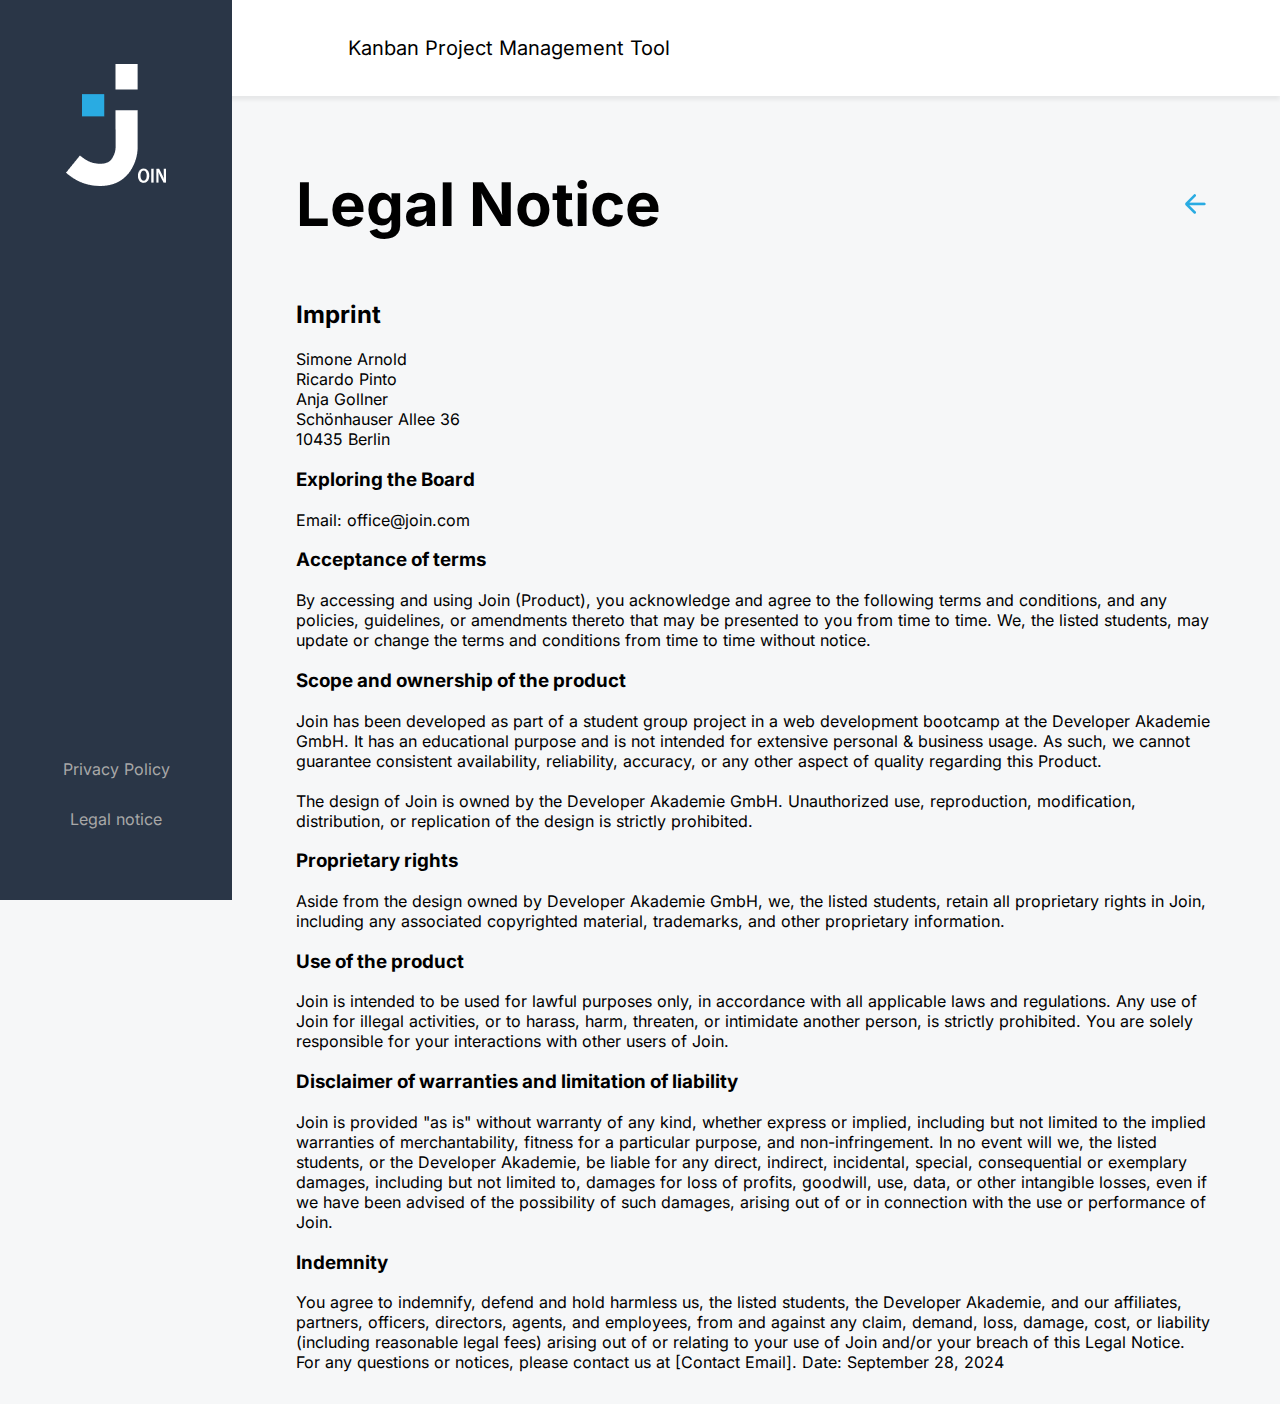
<file: html/legalnotice-guest.html>
<!DOCTYPE html>
<html lang="en">
  <head>
    <meta charset="UTF-8" />
    <meta name="viewport" content="width=device-width, initial-scale=1.0" />
    <link rel="icon" type="image/png" href="/assets/img/logo_white.png" />
    <link rel="stylesheet" href="/standard.css" />
    <link rel="stylesheet" href="/css/header.css" />
    <link rel="stylesheet" href="/css/sidebar.css" />
    <link rel="stylesheet" href="/css/fonts.css" />
    <link rel="stylesheet" href="/css/policy.css" />
    <link rel="stylesheet" href="/responsiv/header_responsiv.css" />
    <link rel="stylesheet" href="/responsiv/sidebar_responsiv.css" />
    <link rel="stylesheet" href="/responsiv/policy_responsiv.css" />
    <script defer src="/script/policy.js"></script>
    <title>Join</title>
  </head>
  <body>
    <header>
      <div class="header-content">
        <div class="mobile-logo">
          <img src="/assets/img/logo_blue.png" alt="Logo" />
        </div>
        <div class="header-headline">
          <p>Kanban Project Management Tool</p>
        </div>
      </div>
    </header>
    <section>
      <div class="sidebar-guest">
        <div class="logo d-flex width100">
          <div class="image-sidebar">
            <img src="/assets/img/logo_white.png" alt="Logo" />
          </div>
        </div>
        <div class="info width100 d-flex">
          <a href="./privacy-guest.html">
            <p>Privacy Policy</p>
          </a>
          <a href="#">
            <p>Legal notice</p>
          </a>
        </div>
      </div>
    </section>
    <main>
      <div>
        <div class="headline-legal">
          <h1 class="headline">Legal Notice</h1>
          <img
            class="vector-legal"
            src="/assets/img/vector.png"
            alt=""
            onclick="goBack()"
          />
        </div>
        <div>
          <div>
            <h2>Imprint</h2>
            <div class="legalnotice-infos">
              <p>Simone Arnold</p>
              <p>Ricardo Pinto</p>
              <p>Anja Gollner</p>
              <p>Schönhauser Allee 36</p>
              <p>10435 Berlin</p>
            </div>
            <div>
              <h3>Exploring the Board</h3>
              <span>Email: office@join.com</span>
            </div>
            <div>
              <h3>Acceptance of terms</h3>
              <span>
                By accessing and using Join (Product), you acknowledge and agree
                to the following terms and conditions, and any policies,
                guidelines, or amendments thereto that may be presented to you
                from time to time. We, the listed students, may update or change
                the terms and conditions from time to time without notice.
              </span>
            </div>
            <div>
              <h3>Scope and ownership of the product</h3>
              <span>
                Join has been developed as part of a student group project in a
                web development bootcamp at the Developer Akademie GmbH. It has
                an educational purpose and is not intended for extensive
                personal & business usage. As such, we cannot guarantee
                consistent availability, reliability, accuracy, or any other
                aspect of quality regarding this Product. <br /><br />
                The design of Join is owned by the Developer Akademie GmbH.
                Unauthorized use, reproduction, modification, distribution, or
                replication of the design is strictly prohibited.
              </span>
            </div>
            <div>
              <h3>Proprietary rights</h3>
              <span>
                Aside from the design owned by Developer Akademie GmbH, we, the
                listed students, retain all proprietary rights in Join,
                including any associated copyrighted material, trademarks, and
                other proprietary information.
              </span>
            </div>
            <div>
              <h3>Use of the product</h3>
              <span>
                Join is intended to be used for lawful purposes only, in
                accordance with all applicable laws and regulations. Any use of
                Join for illegal activities, or to harass, harm, threaten, or
                intimidate another person, is strictly prohibited. You are
                solely responsible for your interactions with other users of
                Join.
              </span>
            </div>
            <div>
              <h3>Disclaimer of warranties and limitation of liability</h3>
              <span>
                Join is provided "as is" without warranty of any kind, whether
                express or implied, including but not limited to the implied
                warranties of merchantability, fitness for a particular purpose,
                and non-infringement. In no event will we, the listed students,
                or the Developer Akademie, be liable for any direct, indirect,
                incidental, special, consequential or exemplary damages,
                including but not limited to, damages for loss of profits,
                goodwill, use, data, or other intangible losses, even if we have
                been advised of the possibility of such damages, arising out of
                or in connection with the use or performance of Join.
              </span>
            </div>
            <div>
              <h3>Indemnity</h3>
              <span>
                You agree to indemnify, defend and hold harmless us, the listed
                students, the Developer Akademie, and our affiliates, partners,
                officers, directors, agents, and employees, from and against any
                claim, demand, loss, damage, cost, or liability (including
                reasonable legal fees) arising out of or relating to your use of
                Join and/or your breach of this Legal Notice.
              </span>
            </div>
            <span>
              For any questions or notices, please contact us at [Contact
              Email].
            </span>
            <span>Date: September 28, 2024</span>
          </div>
        </div>
      </div>
    </main>
  </body>
</html>
</file>
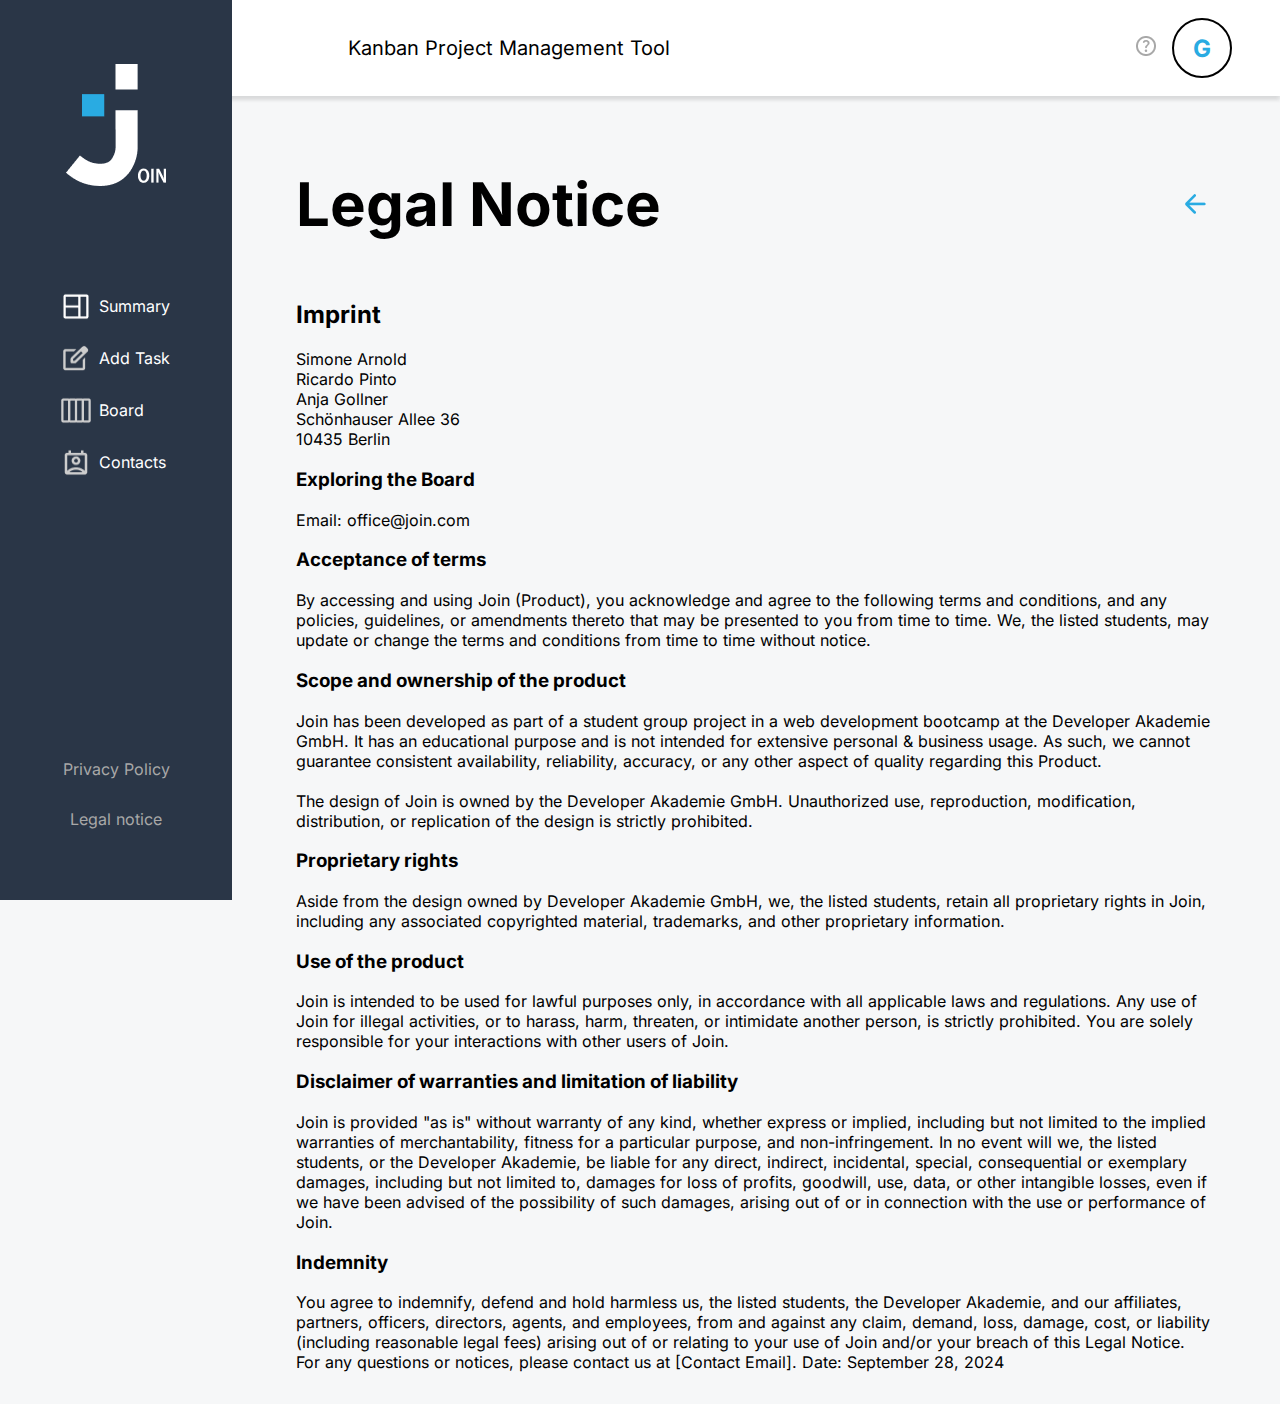
<file: html/legalnotice.html>
<!DOCTYPE html>
<html lang="en">

<head>
    <meta charset="UTF-8">
    <meta name="viewport" content="width=device-width, initial-scale=1.0">
    <link rel="icon" type="image/png" href="/assets/img/logo_white.png" />
    <link rel="stylesheet" href="/standard.css">
    <link rel="stylesheet" href="/css/header.css">
    <link rel="stylesheet" href="/css/sidebar.css">
    <link rel="stylesheet" href="/css/fonts.css">
    <link rel="stylesheet" href="/css/policy.css">
    <link rel="stylesheet" href="/responsiv/policy_responsiv.css">
    <script defer src="/script/include.js"></script>
    <script src="/script/database.js"></script>
    <script defer src="/script/sidebar.js"></script>
    <script defer src="/script/policy.js"></script>
    <script src="/script/header.js"></script>
    <title>Join</title>
</head>

<body onload="includeHTML()">
    <header>
        <div w3-include-html="header.html"></div>
    </header>

    <aside>
        <div w3-include-html="sidebar.html"></div>
    </aside>

    <main>
        <div>
            <div class="headline-legal">
              <h1 class="headline">Legal Notice</h1><img class="vector-legal" src="/assets/img/vector.png" alt="" onclick="goBack()">
            </div>
            <div>
              <div>
                <h2>Imprint</h2>
                <div class="legalnotice-infos">
                  <p>Simone Arnold</p>
                  <p>Ricardo Pinto</p>
                  <p>Anja Gollner</p>
                  <p>Schönhauser Allee 36</p>
                  <p>10435 Berlin</p>
                </div>
                <div>
                  <h3>Exploring the Board</h3>
                  <span>Email: office@join.com</span>
                </div>
                <div>
                  <h3>Acceptance of terms</h3>
                  <span>
                    By accessing and using Join (Product), you acknowledge and agree
                    to the following terms and conditions, and any policies,
                    guidelines, or amendments thereto that may be presented to you
                    from time to time. We, the listed students, may update or change
                    the terms and conditions from time to time without notice.
                  </span>
                </div>
                <div>
                  <h3>Scope and ownership of the product</h3>
                  <span>
                    Join has been developed as part of a student group project in a
                    web development bootcamp at the Developer Akademie GmbH. It has an
                    educational purpose and is not intended for extensive personal &
                    business usage. As such, we cannot guarantee consistent
                    availability, reliability, accuracy, or any other aspect of
                    quality regarding this Product. <br /><br />
                    The design of Join is owned by the Developer Akademie GmbH.
                    Unauthorized use, reproduction, modification, distribution, or
                    replication of the design is strictly prohibited.
                  </span>
                </div>
                <div>
                  <h3>Proprietary rights</h3>
                  <span>
                    Aside from the design owned by Developer Akademie GmbH, we, the
                    listed students, retain all proprietary rights in Join, including
                    any associated copyrighted material, trademarks, and other
                    proprietary information.
                  </span>
                </div>
                <div>
                  <h3>Use of the product</h3>
                  <span>
                    Join is intended to be used for lawful purposes only, in
                    accordance with all applicable laws and regulations. Any use of
                    Join for illegal activities, or to harass, harm, threaten, or
                    intimidate another person, is strictly prohibited. You are solely
                    responsible for your interactions with other users of Join.
                  </span>
                </div>
                <div>
                  <h3>Disclaimer of warranties and limitation of liability</h3>
                  <span>
                    Join is provided "as is" without warranty of any kind, whether
                    express or implied, including but not limited to the implied
                    warranties of merchantability, fitness for a particular purpose,
                    and non-infringement. In no event will we, the listed students, or
                    the Developer Akademie, be liable for any direct, indirect,
                    incidental, special, consequential or exemplary damages, including
                    but not limited to, damages for loss of profits, goodwill, use,
                    data, or other intangible losses, even if we have been advised of
                    the possibility of such damages, arising out of or in connection
                    with the use or performance of Join.
                  </span>
                </div>
                <div>
                  <h3>Indemnity</h3>
                  <span>
                    You agree to indemnify, defend and hold harmless us, the listed
                    students, the Developer Akademie, and our affiliates, partners,
                    officers, directors, agents, and employees, from and against any
                    claim, demand, loss, damage, cost, or liability (including
                    reasonable legal fees) arising out of or relating to your use of
                    Join and/or your breach of this Legal Notice.
                  </span>
                </div>
                <span>
                  For any questions or notices, please contact us at [Contact Email].
                </span>
      
                <span>Date: September 28, 2024</span>
              </div>
            </div>
          </div>
    </main>
    
</body>

</html>
</file>
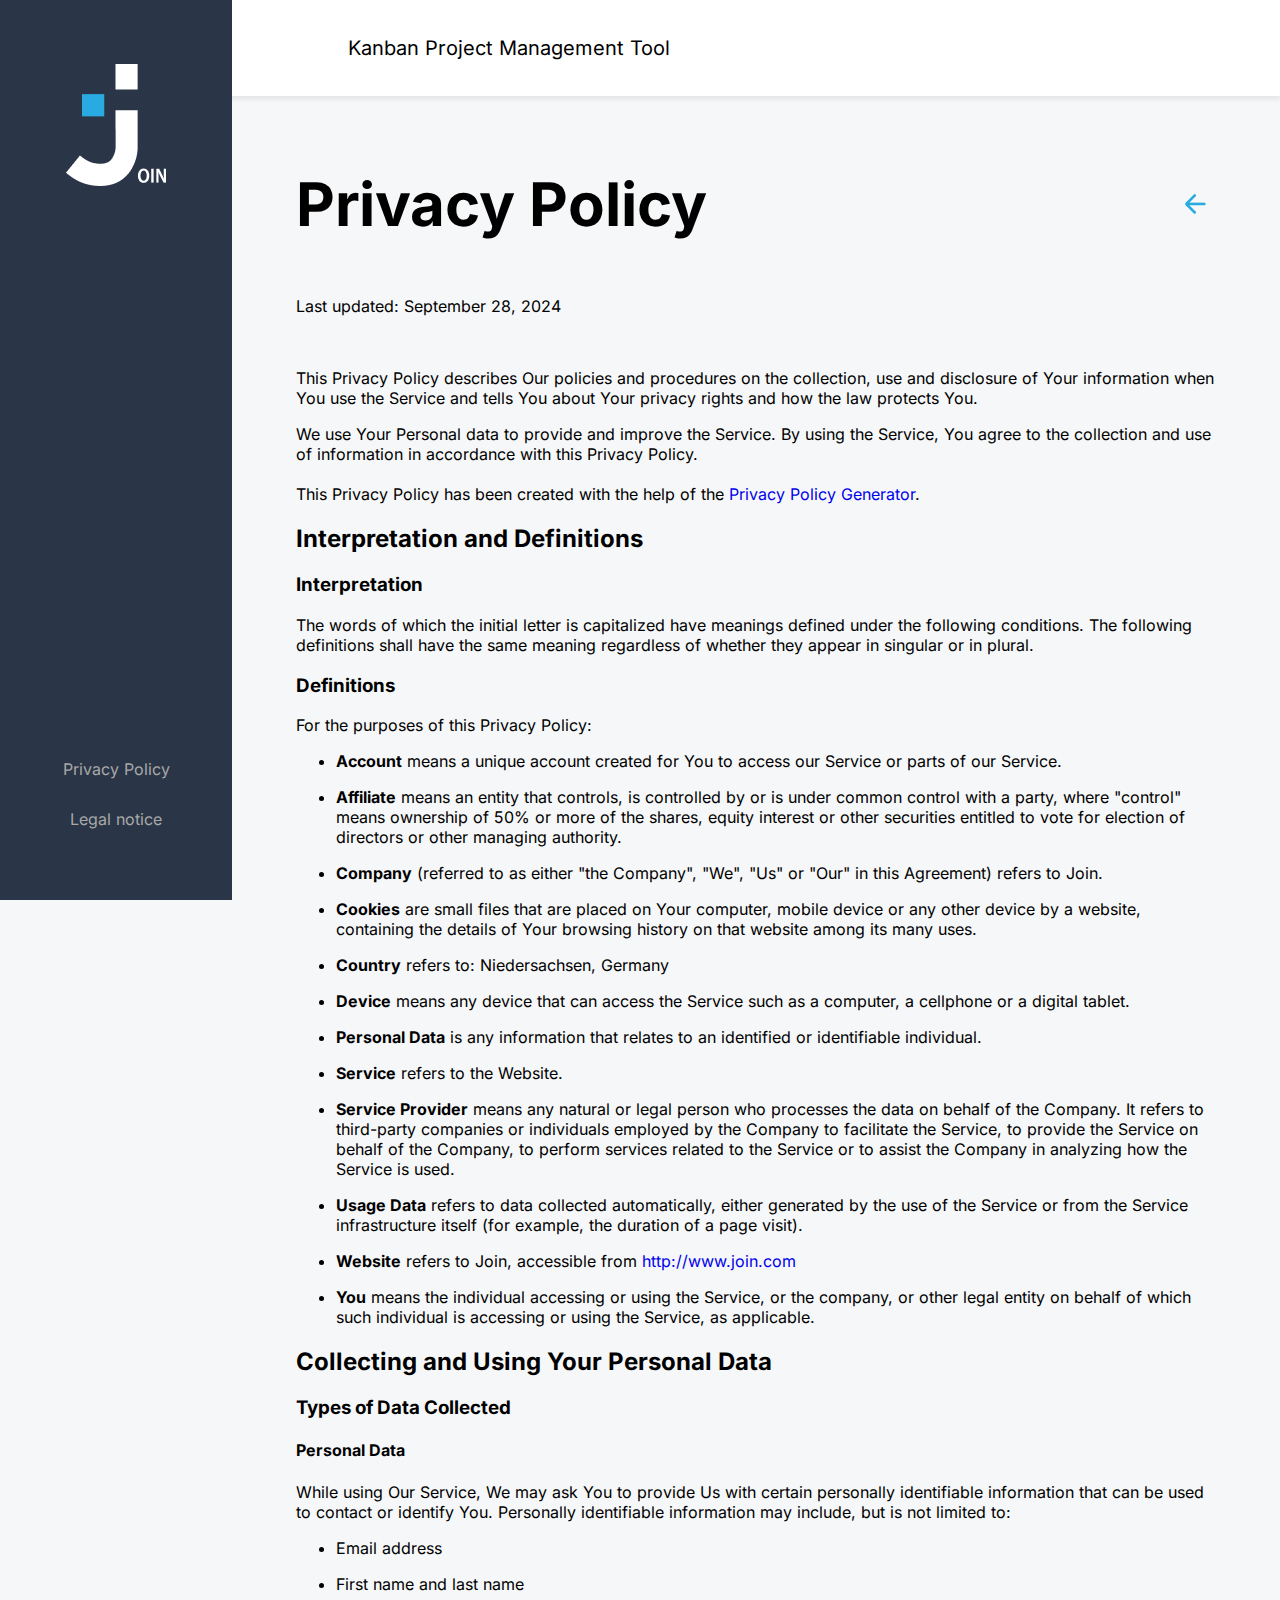
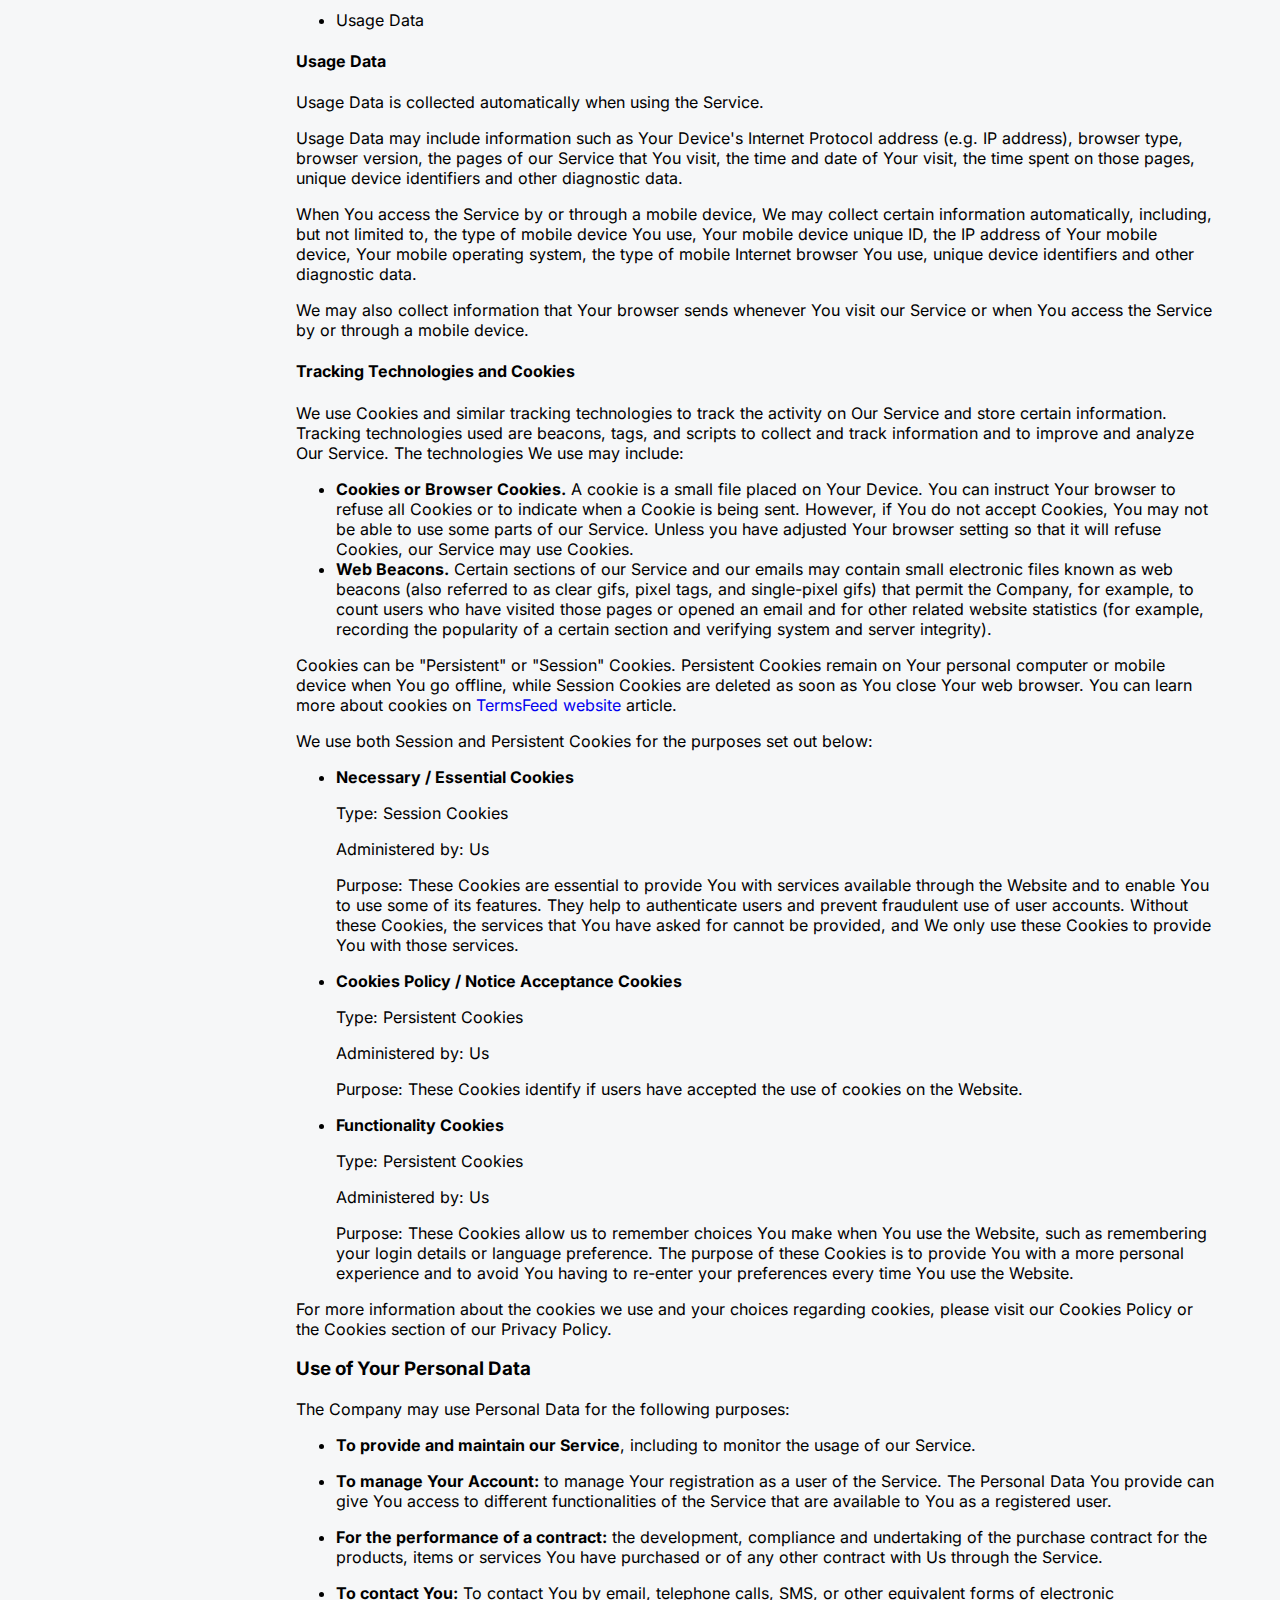
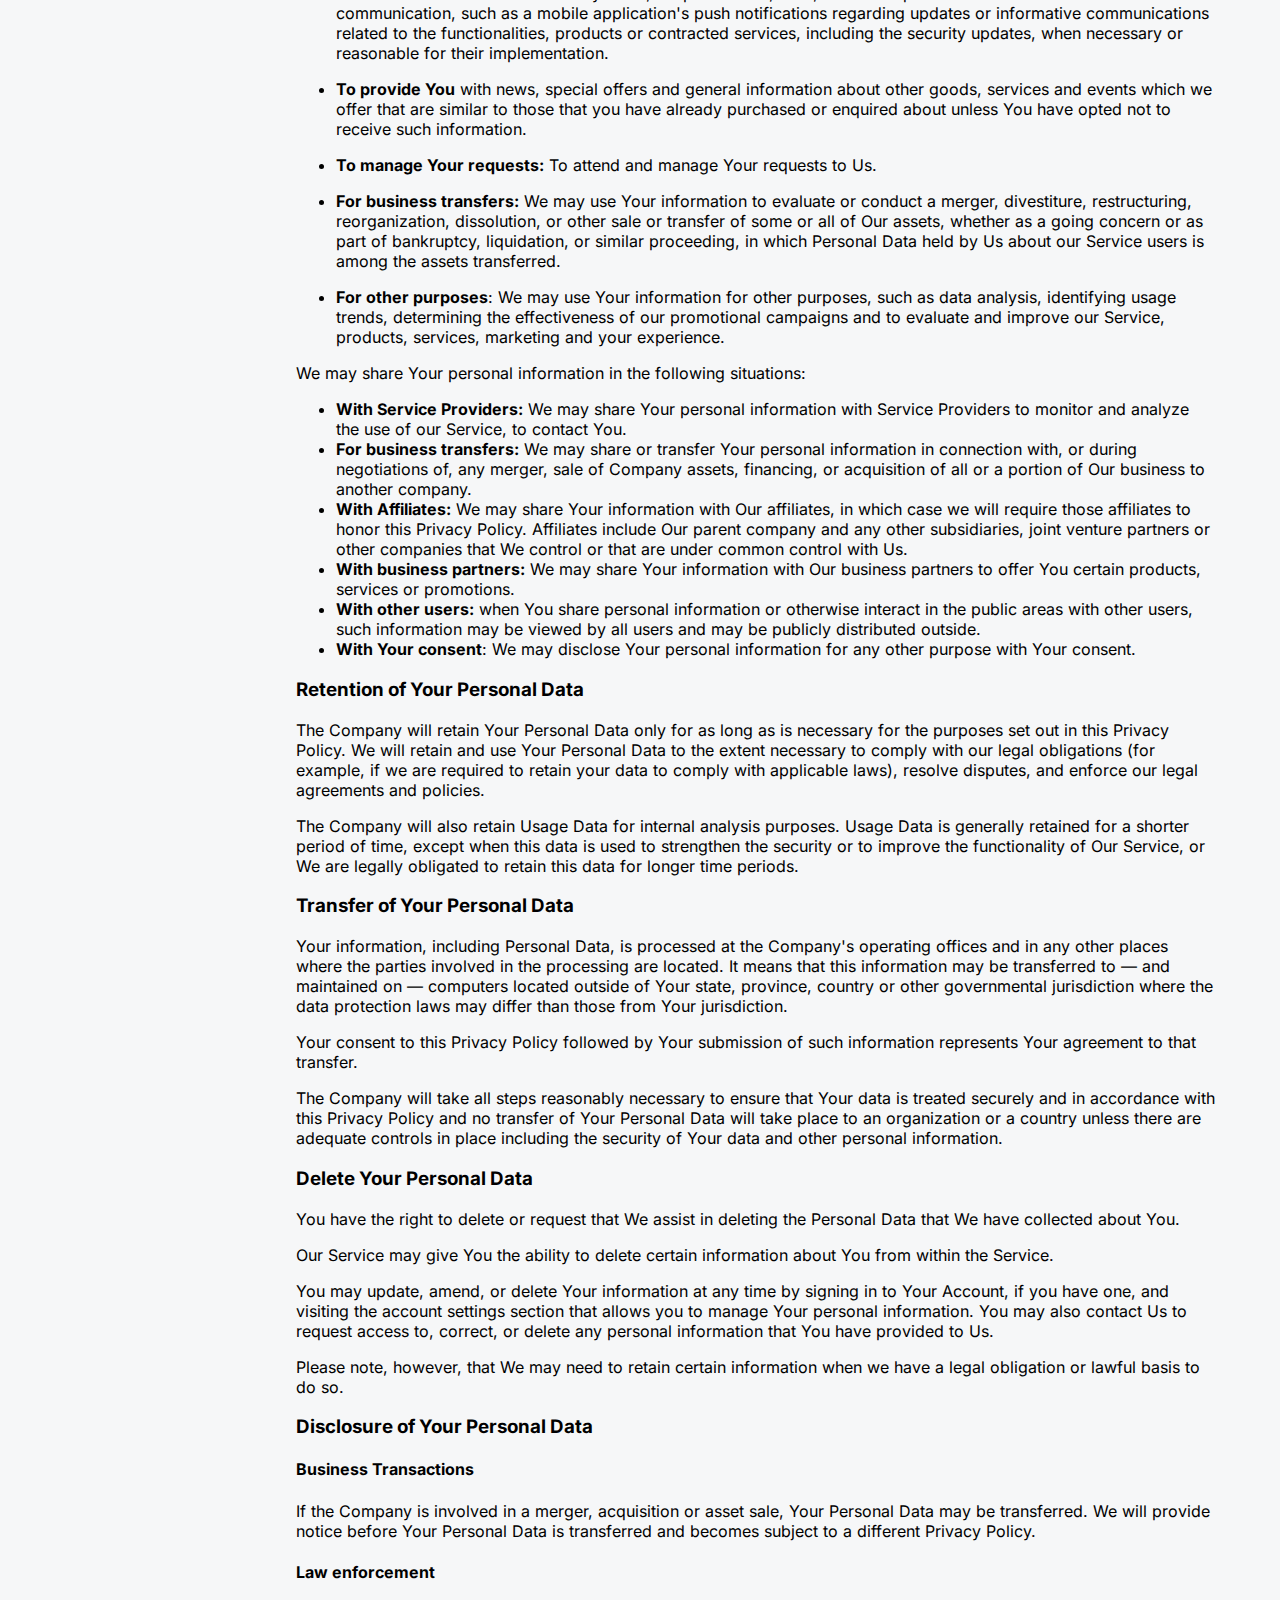
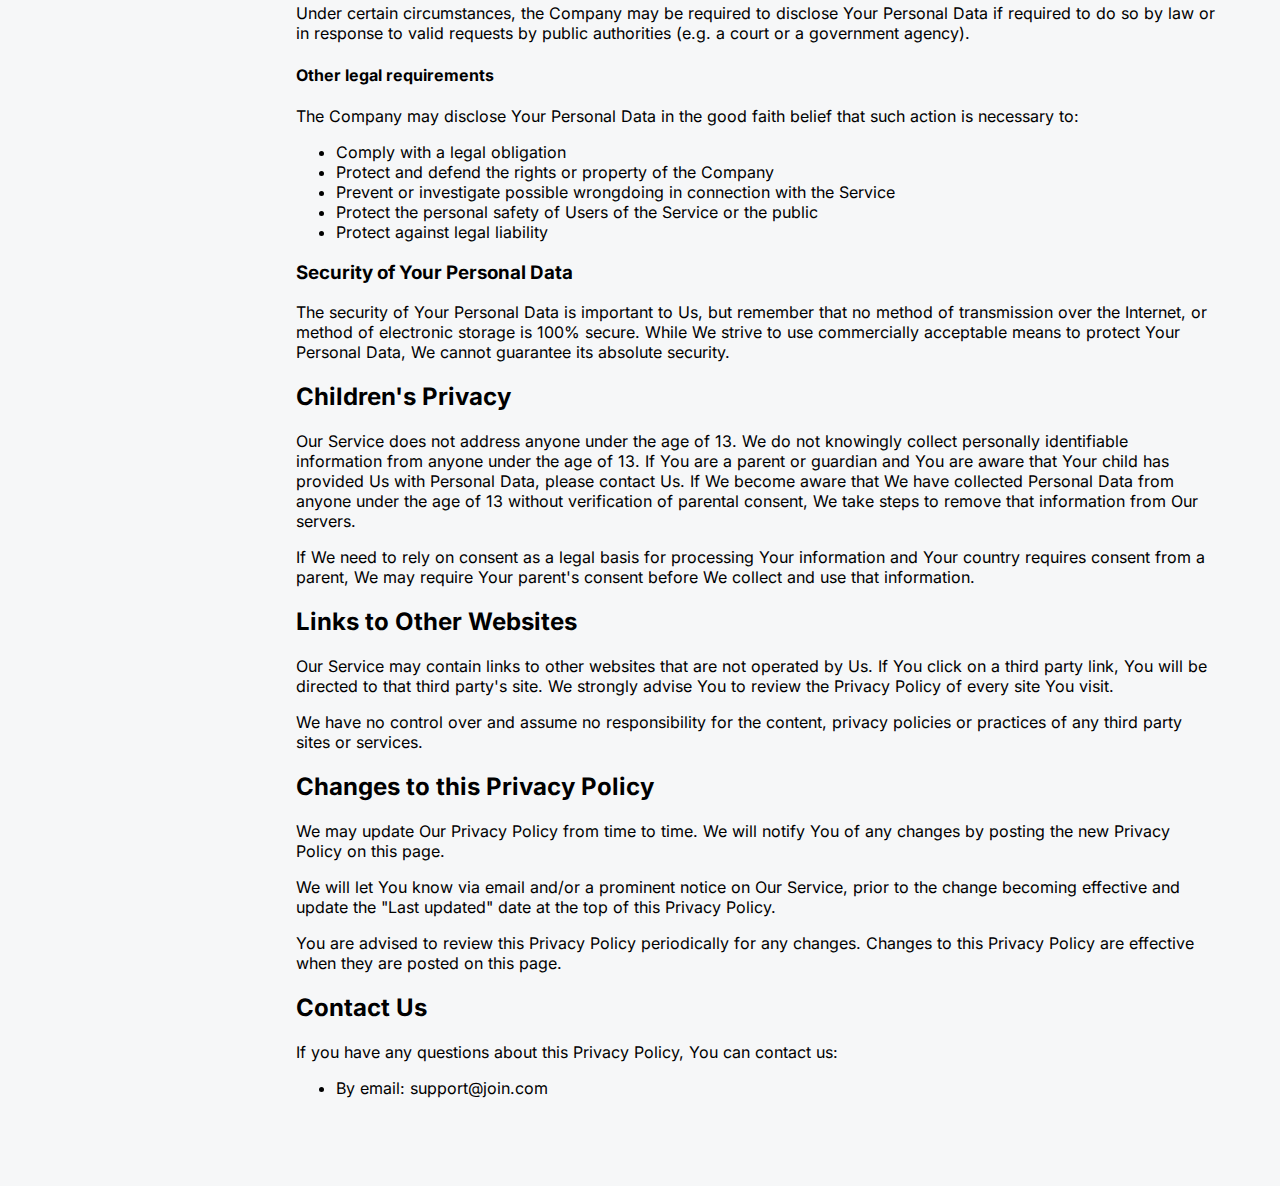
<file: html/privacy-guest.html>
<!DOCTYPE html>
<html lang="en">
  <head>
    <meta charset="UTF-8" />
    <meta name="viewport" content="width=device-width, initial-scale=1.0" />
    <link rel="icon" type="image/png" href="/assets/img/logo_white.png" />
    <link rel="stylesheet" href="/standard.css" />
    <link rel="stylesheet" href="/css/header.css" />
    <link rel="stylesheet" href="/css/fonts.css" />
    <link rel="stylesheet" href="/css/sidebar.css" />
    <link rel="stylesheet" href="/css/policy.css" />
    <link rel="stylesheet" href="/responsiv/header_responsiv.css" />
    <link rel="stylesheet" href="/responsiv/sidebar_responsiv.css" />
    <link rel="stylesheet" href="/responsiv/policy_responsiv.css">
    <script defer src="/script/policy.js"></script>
    <title>Join</title>
  </head>
  <body>
    <header>
      <div class="header-content">
        <div class="mobile-logo">
          <img src="/assets/img/logo_blue.png" alt="Logo" />
        </div>
        <div class="header-headline">
          <p>Kanban Project Management Tool</p>
        </div>
      </div>
    </header>
    <section>
      <div class="sidebar-guest">
        <div class="logo d-flex width100">
          <div class="image-sidebar">
            <img src="/assets/img/logo_white.png" alt="Logo" />
          </div>
        </div>
        <div class="info width100 d-flex">
          <a href="#">
            <p>Privacy Policy</p>
          </a>
          <a href="./legalnotice-guest.html">
            <p>Legal notice</p>
          </a>
        </div>
      </div>
    </section>
    <main>
      <div>
        <div class="headline-legal">
          <h1 class="headline">Privacy Policy</h1>
          <img
            class="vector-legal"
            src="/assets/img/vector.png"
            alt=""
            onclick="goBack()"
          />
        </div>
        <p>Last updated: September 28, 2024</p>
        <br />
        <div>
          <p>
            This Privacy Policy describes Our policies and procedures on the
            collection, use and disclosure of Your information when You use the
            Service and tells You about Your privacy rights and how the law
            protects You.
          </p>
          <p>
            We use Your Personal data to provide and improve the Service. By
            using the Service, You agree to the collection and use of
            information in accordance with this Privacy Policy.
            <br />
            <br />
            This Privacy Policy has been created with the help of the
            <a
              href="https://www.termsfeed.com/privacy-policy-generator/"
              target="_blank"
              >Privacy Policy Generator</a
            >.
          </p>
        </div>
        <h2>Interpretation and Definitions</h2>
        <h3>Interpretation</h3>
        <p>
          The words of which the initial letter is capitalized have meanings
          defined under the following conditions. The following definitions
          shall have the same meaning regardless of whether they appear in
          singular or in plural.
        </p>
        <h3>Definitions</h3>
        <p>For the purposes of this Privacy Policy:</p>
        <ul>
          <li>
            <p>
              <strong>Account</strong> means a unique account created for You to
              access our Service or parts of our Service.
            </p>
          </li>
          <li>
            <p>
              <strong>Affiliate</strong> means an entity that controls, is
              controlled by or is under common control with a party, where
              &quot;control&quot; means ownership of 50% or more of the shares,
              equity interest or other securities entitled to vote for election
              of directors or other managing authority.
            </p>
          </li>
          <li>
            <p>
              <strong>Company</strong> (referred to as either &quot;the
              Company&quot;, &quot;We&quot;, &quot;Us&quot; or &quot;Our&quot;
              in this Agreement) refers to Join.
            </p>
          </li>
          <li>
            <p>
              <strong>Cookies</strong> are small files that are placed on Your
              computer, mobile device or any other device by a website,
              containing the details of Your browsing history on that website
              among its many uses.
            </p>
          </li>
          <li>
            <p><strong>Country</strong> refers to: Niedersachsen, Germany</p>
          </li>
          <li>
            <p>
              <strong>Device</strong> means any device that can access the
              Service such as a computer, a cellphone or a digital tablet.
            </p>
          </li>
          <li>
            <p>
              <strong>Personal Data</strong> is any information that relates to
              an identified or identifiable individual.
            </p>
          </li>
          <li>
            <p><strong>Service</strong> refers to the Website.</p>
          </li>
          <li>
            <p>
              <strong>Service Provider</strong> means any natural or legal
              person who processes the data on behalf of the Company. It refers
              to third-party companies or individuals employed by the Company to
              facilitate the Service, to provide the Service on behalf of the
              Company, to perform services related to the Service or to assist
              the Company in analyzing how the Service is used.
            </p>
          </li>
          <li>
            <p>
              <strong>Usage Data</strong> refers to data collected
              automatically, either generated by the use of the Service or from
              the Service infrastructure itself (for example, the duration of a
              page visit).
            </p>
          </li>
          <li>
            <p>
              <strong>Website</strong> refers to Join, accessible from
              <a
                href="http://www.join.com"
                rel="external nofollow noopener"
                target="_blank"
                >http://www.join.com</a
              >
            </p>
          </li>
          <li>
            <p>
              <strong>You</strong> means the individual accessing or using the
              Service, or the company, or other legal entity on behalf of which
              such individual is accessing or using the Service, as applicable.
            </p>
          </li>
        </ul>
        <h2>Collecting and Using Your Personal Data</h2>
        <h3>Types of Data Collected</h3>
        <h4>Personal Data</h4>
        <p>
          While using Our Service, We may ask You to provide Us with certain
          personally identifiable information that can be used to contact or
          identify You. Personally identifiable information may include, but is
          not limited to:
        </p>
        <ul>
          <li>
            <p>Email address</p>
          </li>
          <li>
            <p>First name and last name</p>
          </li>
          <li>
            <p>Usage Data</p>
          </li>
        </ul>
        <h4>Usage Data</h4>
        <p>Usage Data is collected automatically when using the Service.</p>
        <p>
          Usage Data may include information such as Your Device's Internet
          Protocol address (e.g. IP address), browser type, browser version, the
          pages of our Service that You visit, the time and date of Your visit,
          the time spent on those pages, unique device identifiers and other
          diagnostic data.
        </p>
        <p>
          When You access the Service by or through a mobile device, We may
          collect certain information automatically, including, but not limited
          to, the type of mobile device You use, Your mobile device unique ID,
          the IP address of Your mobile device, Your mobile operating system,
          the type of mobile Internet browser You use, unique device identifiers
          and other diagnostic data.
        </p>
        <p>
          We may also collect information that Your browser sends whenever You
          visit our Service or when You access the Service by or through a
          mobile device.
        </p>
        <h4>Tracking Technologies and Cookies</h4>
        <p>
          We use Cookies and similar tracking technologies to track the activity
          on Our Service and store certain information. Tracking technologies
          used are beacons, tags, and scripts to collect and track information
          and to improve and analyze Our Service. The technologies We use may
          include:
        </p>
        <ul>
          <li>
            <strong>Cookies or Browser Cookies.</strong> A cookie is a small
            file placed on Your Device. You can instruct Your browser to refuse
            all Cookies or to indicate when a Cookie is being sent. However, if
            You do not accept Cookies, You may not be able to use some parts of
            our Service. Unless you have adjusted Your browser setting so that
            it will refuse Cookies, our Service may use Cookies.
          </li>
          <li>
            <strong>Web Beacons.</strong> Certain sections of our Service and
            our emails may contain small electronic files known as web beacons
            (also referred to as clear gifs, pixel tags, and single-pixel gifs)
            that permit the Company, for example, to count users who have
            visited those pages or opened an email and for other related website
            statistics (for example, recording the popularity of a certain
            section and verifying system and server integrity).
          </li>
        </ul>
        <p>
          Cookies can be &quot;Persistent&quot; or &quot;Session&quot; Cookies.
          Persistent Cookies remain on Your personal computer or mobile device
          when You go offline, while Session Cookies are deleted as soon as You
          close Your web browser. You can learn more about cookies on
          <a
            href="https://www.termsfeed.com/blog/cookies/#What_Are_Cookies"
            target="_blank"
            >TermsFeed website</a
          >
          article.
        </p>
        <p>
          We use both Session and Persistent Cookies for the purposes set out
          below:
        </p>
        <ul>
          <li>
            <p><strong>Necessary / Essential Cookies</strong></p>
            <p>Type: Session Cookies</p>
            <p>Administered by: Us</p>
            <p>
              Purpose: These Cookies are essential to provide You with services
              available through the Website and to enable You to use some of its
              features. They help to authenticate users and prevent fraudulent
              use of user accounts. Without these Cookies, the services that You
              have asked for cannot be provided, and We only use these Cookies
              to provide You with those services.
            </p>
          </li>
          <li>
            <p><strong>Cookies Policy / Notice Acceptance Cookies</strong></p>
            <p>Type: Persistent Cookies</p>
            <p>Administered by: Us</p>
            <p>
              Purpose: These Cookies identify if users have accepted the use of
              cookies on the Website.
            </p>
          </li>
          <li>
            <p><strong>Functionality Cookies</strong></p>
            <p>Type: Persistent Cookies</p>
            <p>Administered by: Us</p>
            <p>
              Purpose: These Cookies allow us to remember choices You make when
              You use the Website, such as remembering your login details or
              language preference. The purpose of these Cookies is to provide
              You with a more personal experience and to avoid You having to
              re-enter your preferences every time You use the Website.
            </p>
          </li>
        </ul>
        <p>
          For more information about the cookies we use and your choices
          regarding cookies, please visit our Cookies Policy or the Cookies
          section of our Privacy Policy.
        </p>
        <h3>Use of Your Personal Data</h3>
        <p>The Company may use Personal Data for the following purposes:</p>
        <ul>
          <li>
            <p>
              <strong>To provide and maintain our Service</strong>, including to
              monitor the usage of our Service.
            </p>
          </li>
          <li>
            <p>
              <strong>To manage Your Account:</strong> to manage Your
              registration as a user of the Service. The Personal Data You
              provide can give You access to different functionalities of the
              Service that are available to You as a registered user.
            </p>
          </li>
          <li>
            <p>
              <strong>For the performance of a contract:</strong> the
              development, compliance and undertaking of the purchase contract
              for the products, items or services You have purchased or of any
              other contract with Us through the Service.
            </p>
          </li>
          <li>
            <p>
              <strong>To contact You:</strong> To contact You by email,
              telephone calls, SMS, or other equivalent forms of electronic
              communication, such as a mobile application's push notifications
              regarding updates or informative communications related to the
              functionalities, products or contracted services, including the
              security updates, when necessary or reasonable for their
              implementation.
            </p>
          </li>
          <li>
            <p>
              <strong>To provide You</strong> with news, special offers and
              general information about other goods, services and events which
              we offer that are similar to those that you have already purchased
              or enquired about unless You have opted not to receive such
              information.
            </p>
          </li>
          <li>
            <p>
              <strong>To manage Your requests:</strong> To attend and manage
              Your requests to Us.
            </p>
          </li>
          <li>
            <p>
              <strong>For business transfers:</strong> We may use Your
              information to evaluate or conduct a merger, divestiture,
              restructuring, reorganization, dissolution, or other sale or
              transfer of some or all of Our assets, whether as a going concern
              or as part of bankruptcy, liquidation, or similar proceeding, in
              which Personal Data held by Us about our Service users is among
              the assets transferred.
            </p>
          </li>
          <li>
            <p>
              <strong>For other purposes</strong>: We may use Your information
              for other purposes, such as data analysis, identifying usage
              trends, determining the effectiveness of our promotional campaigns
              and to evaluate and improve our Service, products, services,
              marketing and your experience.
            </p>
          </li>
        </ul>
        <p>
          We may share Your personal information in the following situations:
        </p>
        <ul>
          <li>
            <strong>With Service Providers:</strong> We may share Your personal
            information with Service Providers to monitor and analyze the use of
            our Service, to contact You.
          </li>
          <li>
            <strong>For business transfers:</strong> We may share or transfer
            Your personal information in connection with, or during negotiations
            of, any merger, sale of Company assets, financing, or acquisition of
            all or a portion of Our business to another company.
          </li>
          <li>
            <strong>With Affiliates:</strong> We may share Your information with
            Our affiliates, in which case we will require those affiliates to
            honor this Privacy Policy. Affiliates include Our parent company and
            any other subsidiaries, joint venture partners or other companies
            that We control or that are under common control with Us.
          </li>
          <li>
            <strong>With business partners:</strong> We may share Your
            information with Our business partners to offer You certain
            products, services or promotions.
          </li>
          <li>
            <strong>With other users:</strong> when You share personal
            information or otherwise interact in the public areas with other
            users, such information may be viewed by all users and may be
            publicly distributed outside.
          </li>
          <li>
            <strong>With Your consent</strong>: We may disclose Your personal
            information for any other purpose with Your consent.
          </li>
        </ul>
        <h3>Retention of Your Personal Data</h3>
        <p>
          The Company will retain Your Personal Data only for as long as is
          necessary for the purposes set out in this Privacy Policy. We will
          retain and use Your Personal Data to the extent necessary to comply
          with our legal obligations (for example, if we are required to retain
          your data to comply with applicable laws), resolve disputes, and
          enforce our legal agreements and policies.
        </p>
        <p>
          The Company will also retain Usage Data for internal analysis
          purposes. Usage Data is generally retained for a shorter period of
          time, except when this data is used to strengthen the security or to
          improve the functionality of Our Service, or We are legally obligated
          to retain this data for longer time periods.
        </p>
        <h3>Transfer of Your Personal Data</h3>
        <p>
          Your information, including Personal Data, is processed at the
          Company's operating offices and in any other places where the parties
          involved in the processing are located. It means that this information
          may be transferred to — and maintained on — computers located outside
          of Your state, province, country or other governmental jurisdiction
          where the data protection laws may differ than those from Your
          jurisdiction.
        </p>
        <p>
          Your consent to this Privacy Policy followed by Your submission of
          such information represents Your agreement to that transfer.
        </p>
        <p>
          The Company will take all steps reasonably necessary to ensure that
          Your data is treated securely and in accordance with this Privacy
          Policy and no transfer of Your Personal Data will take place to an
          organization or a country unless there are adequate controls in place
          including the security of Your data and other personal information.
        </p>
        <h3>Delete Your Personal Data</h3>
        <p>
          You have the right to delete or request that We assist in deleting the
          Personal Data that We have collected about You.
        </p>
        <p>
          Our Service may give You the ability to delete certain information
          about You from within the Service.
        </p>
        <p>
          You may update, amend, or delete Your information at any time by
          signing in to Your Account, if you have one, and visiting the account
          settings section that allows you to manage Your personal information.
          You may also contact Us to request access to, correct, or delete any
          personal information that You have provided to Us.
        </p>
        <p>
          Please note, however, that We may need to retain certain information
          when we have a legal obligation or lawful basis to do so.
        </p>
        <h3>Disclosure of Your Personal Data</h3>
        <h4>Business Transactions</h4>
        <p>
          If the Company is involved in a merger, acquisition or asset sale,
          Your Personal Data may be transferred. We will provide notice before
          Your Personal Data is transferred and becomes subject to a different
          Privacy Policy.
        </p>
        <h4>Law enforcement</h4>
        <p>
          Under certain circumstances, the Company may be required to disclose
          Your Personal Data if required to do so by law or in response to valid
          requests by public authorities (e.g. a court or a government agency).
        </p>
        <h4>Other legal requirements</h4>
        <p>
          The Company may disclose Your Personal Data in the good faith belief
          that such action is necessary to:
        </p>
        <ul>
          <li>Comply with a legal obligation</li>
          <li>Protect and defend the rights or property of the Company</li>
          <li>
            Prevent or investigate possible wrongdoing in connection with the
            Service
          </li>
          <li>
            Protect the personal safety of Users of the Service or the public
          </li>
          <li>Protect against legal liability</li>
        </ul>
        <h3>Security of Your Personal Data</h3>
        <p>
          The security of Your Personal Data is important to Us, but remember
          that no method of transmission over the Internet, or method of
          electronic storage is 100% secure. While We strive to use commercially
          acceptable means to protect Your Personal Data, We cannot guarantee
          its absolute security.
        </p>
        <h2>Children's Privacy</h2>
        <p>
          Our Service does not address anyone under the age of 13. We do not
          knowingly collect personally identifiable information from anyone
          under the age of 13. If You are a parent or guardian and You are aware
          that Your child has provided Us with Personal Data, please contact Us.
          If We become aware that We have collected Personal Data from anyone
          under the age of 13 without verification of parental consent, We take
          steps to remove that information from Our servers.
        </p>
        <p>
          If We need to rely on consent as a legal basis for processing Your
          information and Your country requires consent from a parent, We may
          require Your parent's consent before We collect and use that
          information.
        </p>
        <h2>Links to Other Websites</h2>
        <p>
          Our Service may contain links to other websites that are not operated
          by Us. If You click on a third party link, You will be directed to
          that third party's site. We strongly advise You to review the Privacy
          Policy of every site You visit.
        </p>
        <p>
          We have no control over and assume no responsibility for the content,
          privacy policies or practices of any third party sites or services.
        </p>
        <h2>Changes to this Privacy Policy</h2>
        <p>
          We may update Our Privacy Policy from time to time. We will notify You
          of any changes by posting the new Privacy Policy on this page.
        </p>
        <p>
          We will let You know via email and/or a prominent notice on Our
          Service, prior to the change becoming effective and update the
          &quot;Last updated&quot; date at the top of this Privacy Policy.
        </p>
        <p>
          You are advised to review this Privacy Policy periodically for any
          changes. Changes to this Privacy Policy are effective when they are
          posted on this page.
        </p>
        <h2>Contact Us</h2>
        <p>
          If you have any questions about this Privacy Policy, You can contact
          us:
        </p>
        <ul>
          <li>By email: support@join.com</li>
        </ul>
        <br />
        <br />
      </div>
    </main>
  </body>
</html>
</file>
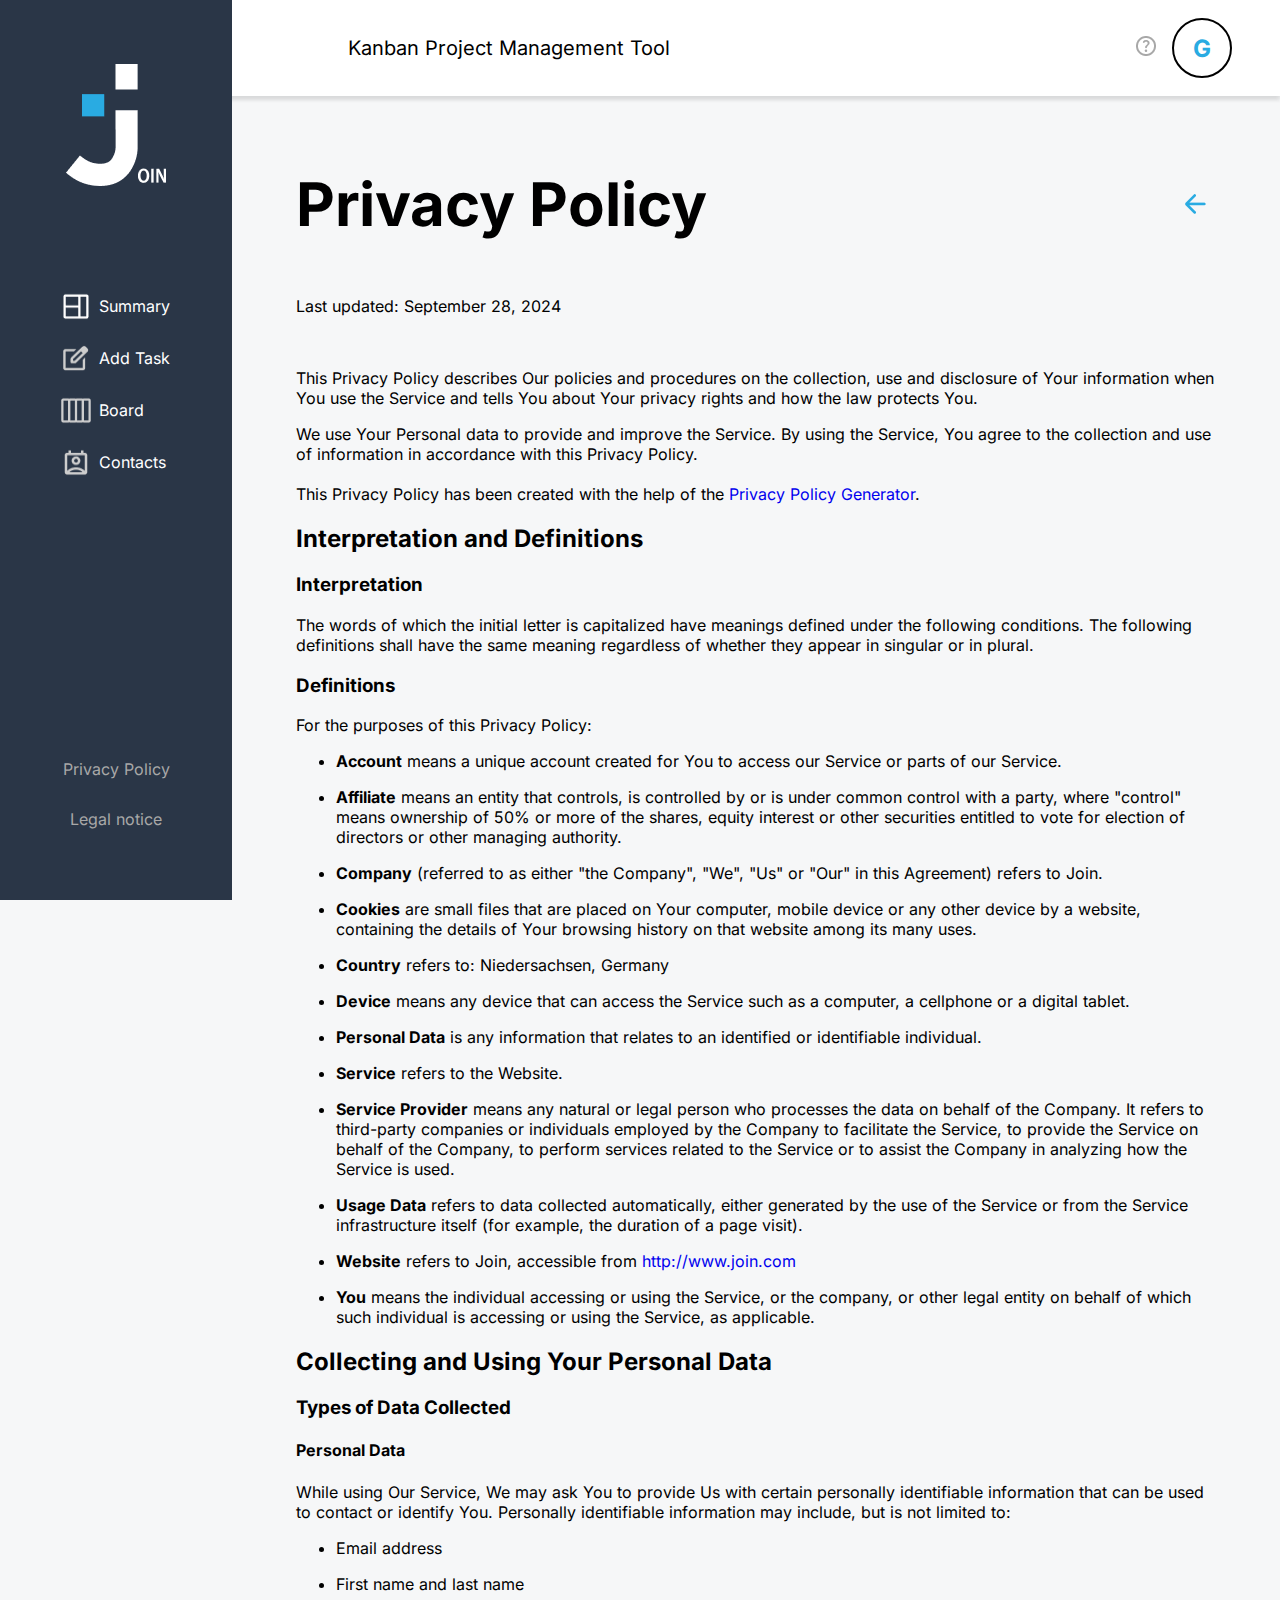
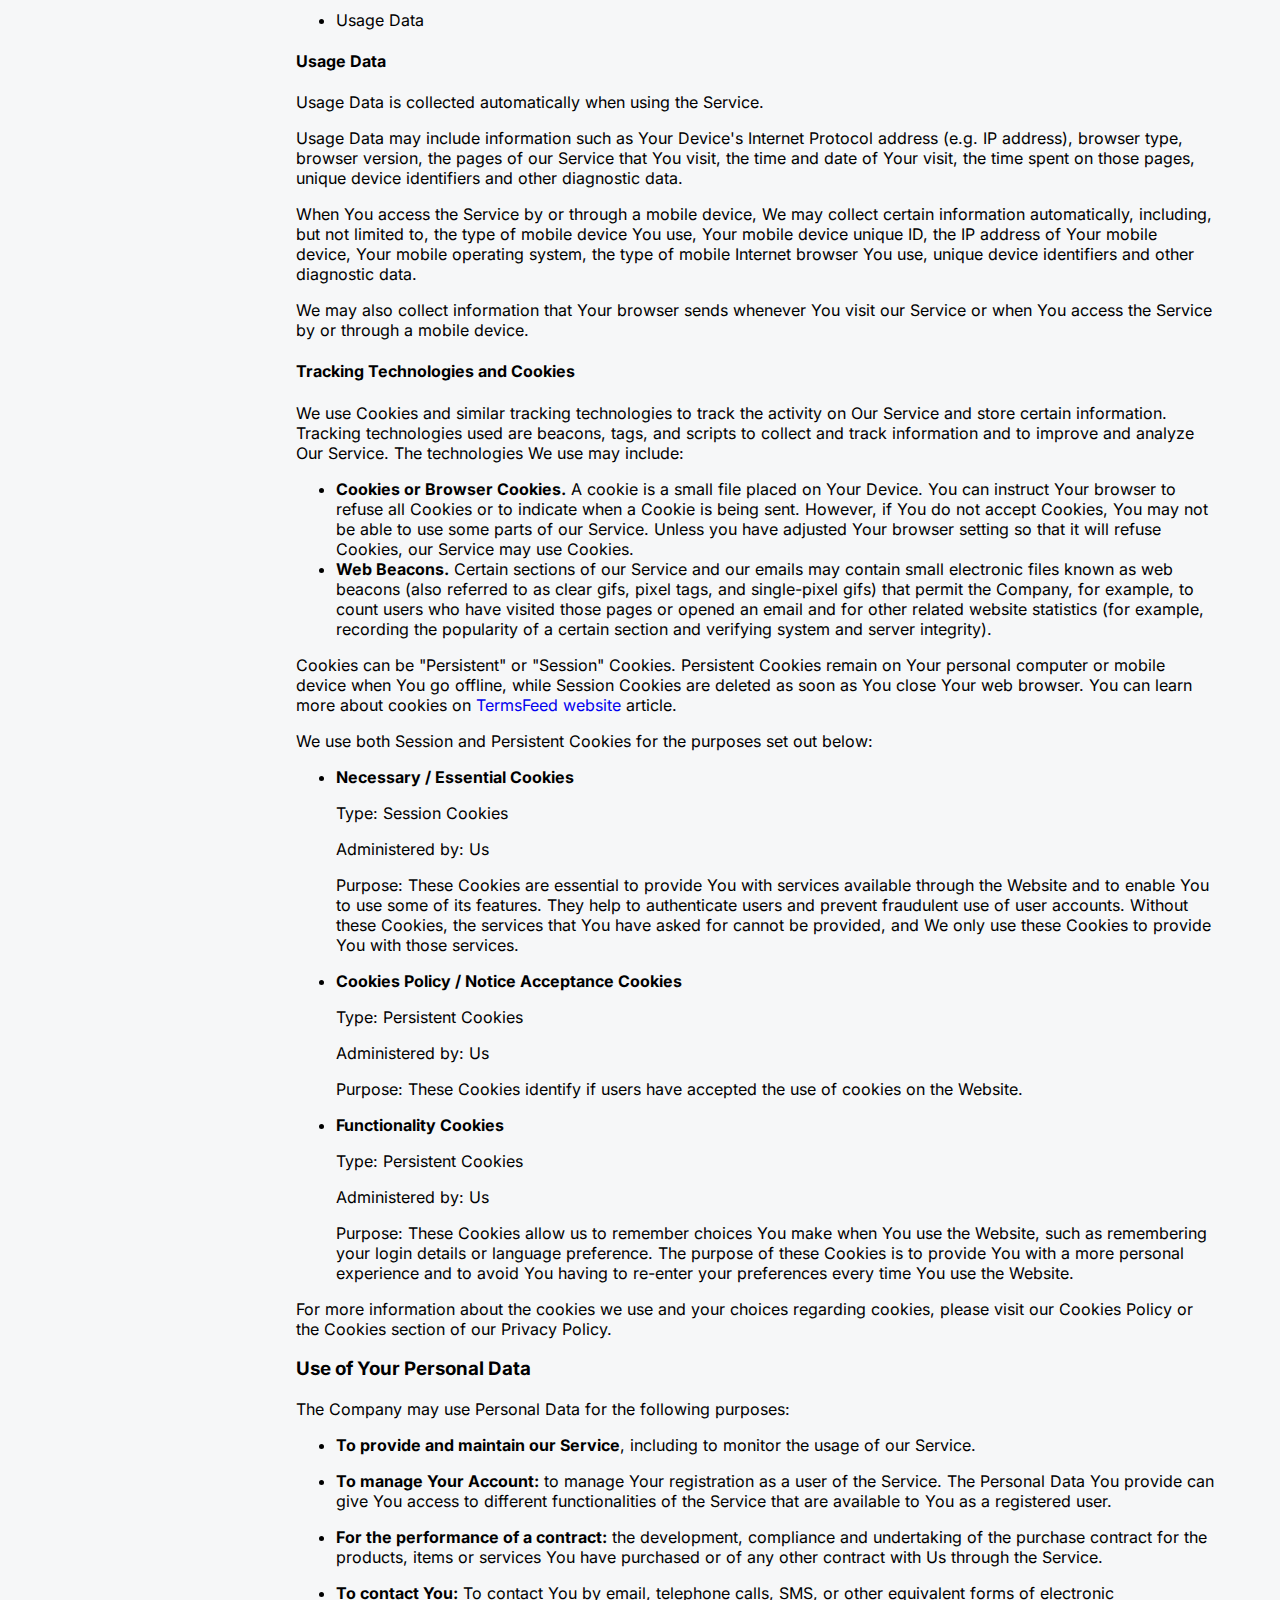
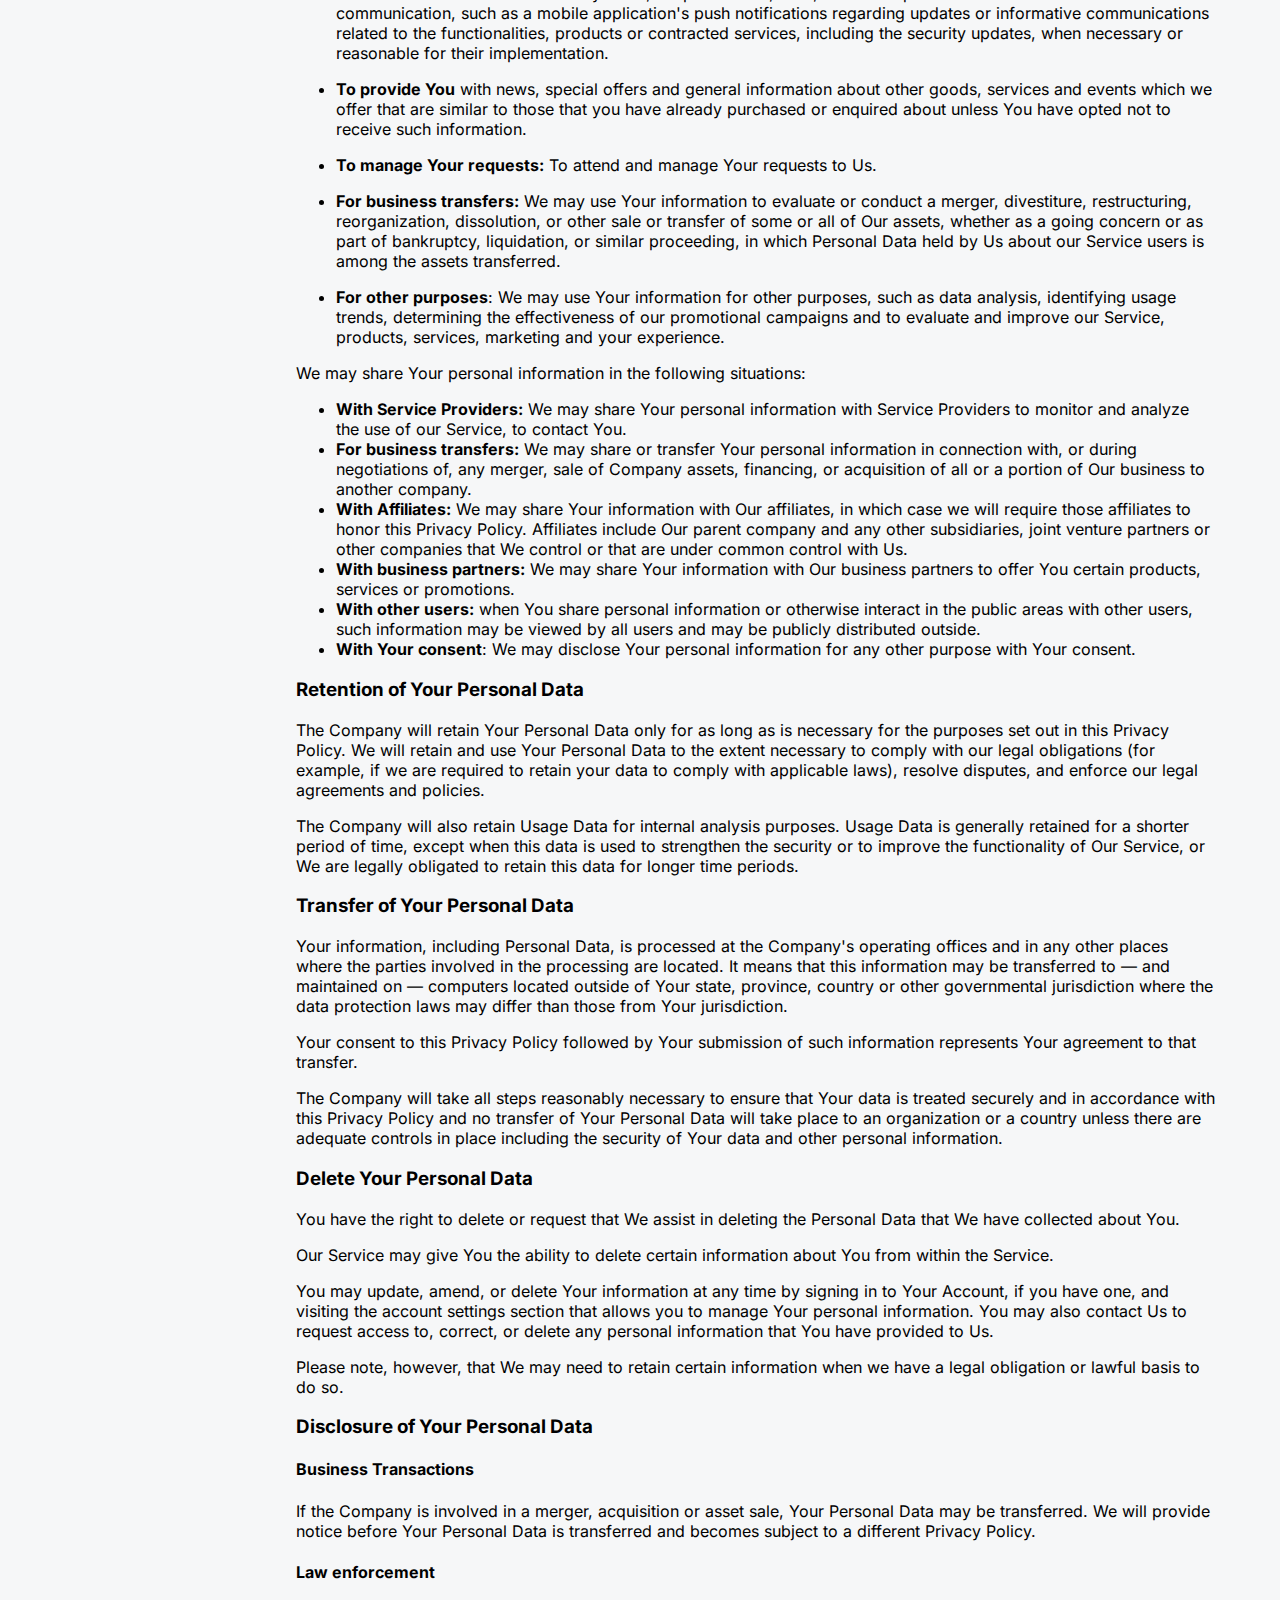
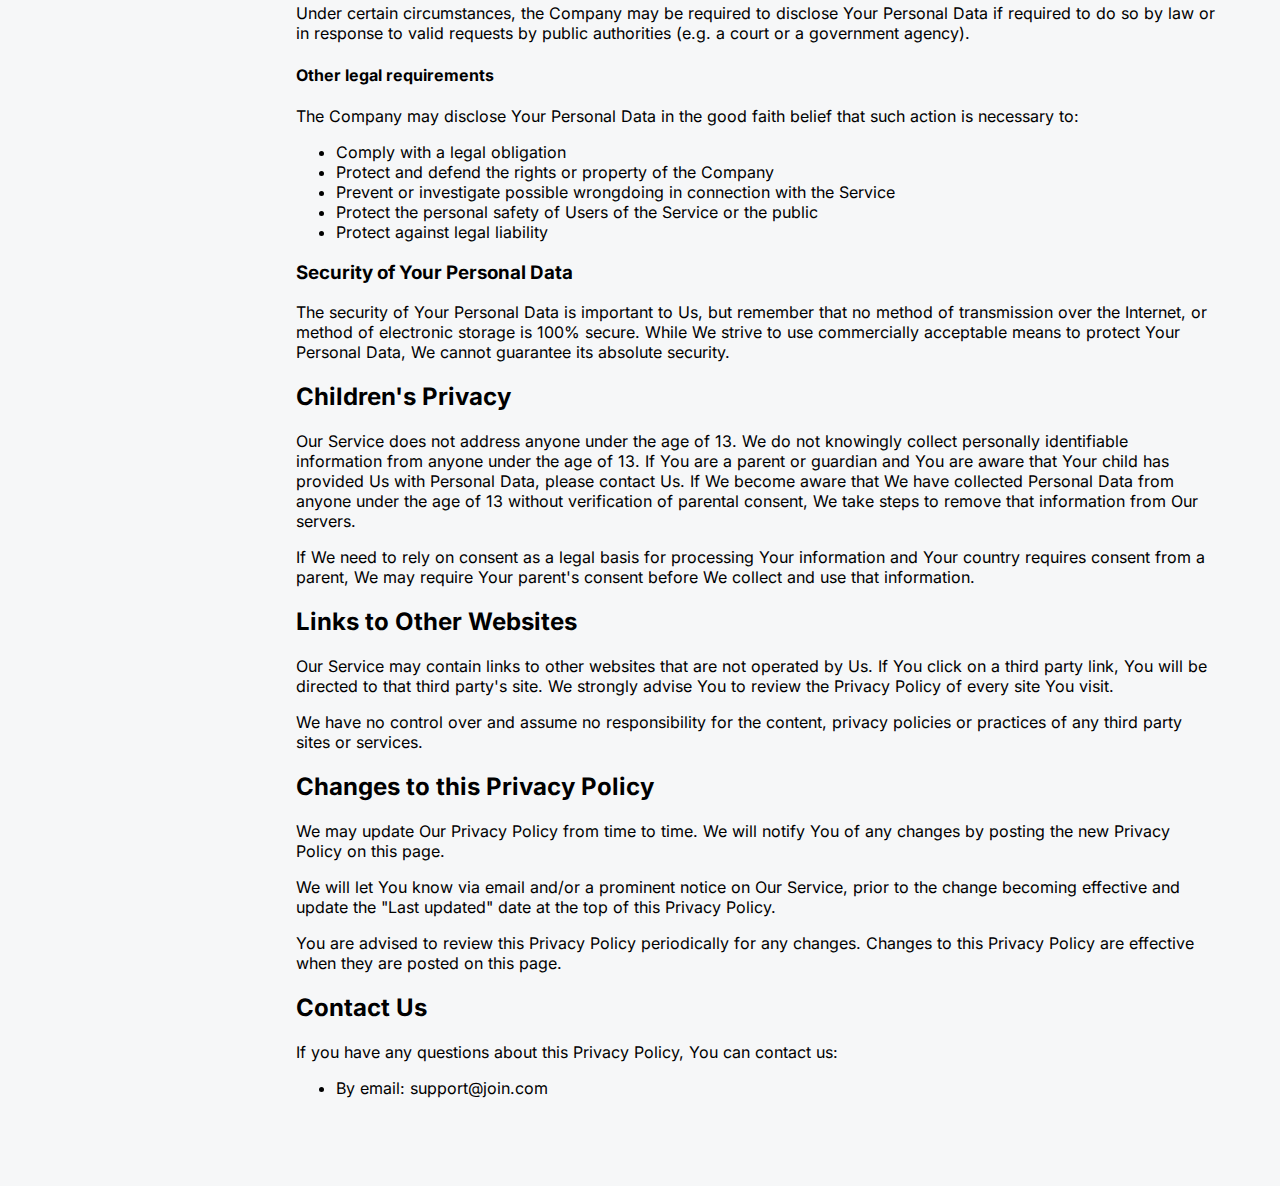
<file: html/privacy.html>
<!DOCTYPE html>
<html lang="en">

<head>
    <meta charset="UTF-8">
    <meta name="viewport" content="width=device-width, initial-scale=1.0">
    <link rel="icon" type="image/png" href="/assets/img/logo_white.png" />
    <link rel="stylesheet" href="/standard.css">
    <link rel="stylesheet" href="/css/header.css">
    <link rel="stylesheet" href="/css/sidebar.css">
    <link rel="stylesheet" href="/css/fonts.css">
    <link rel="stylesheet" href="/css/policy.css">
    <link rel="stylesheet" href="/responsiv/policy_responsiv.css">
    <script src="/script/database.js"></script>
    <script defer src="/script/include.js"></script>
    <script defer src="/script/sidebar.js"></script>
    <script defer src="/script/policy.js"></script>
    <script src="/script/header.js"></script>
    <title>Join</title>
</head>

<body onload="includeHTML()">
    <header>
        <div w3-include-html="header.html"></div>
    </header>

    <aside>
        <div w3-include-html="sidebar.html"></div>
    </aside>

    <main>
        <div>
            <div class="headline-legal">
              <h1 class="headline">Privacy Policy</h1><img class="vector-legal" src="/assets/img/vector.png" alt="" onclick="goBack()">
            </div>
      
            <p>Last updated: September 28, 2024</p>
            <br />
            <div>
              <p>
                This Privacy Policy describes Our policies and procedures on the
                collection, use and disclosure of Your information when You use the
                Service and tells You about Your privacy rights and how the law
                protects You.
              </p>
              <p>
                We use Your Personal data to provide and improve the Service. By using
                the Service, You agree to the collection and use of information in
                accordance with this Privacy Policy.
                <br />
                <br />
                This Privacy Policy has been created with the help of the
                <a
                  href="https://www.termsfeed.com/privacy-policy-generator/"
                  target="_blank"
                  >Privacy Policy Generator</a
                >.
              </p>
            </div>
            <h2>Interpretation and Definitions</h2>
            <h3>Interpretation</h3>
            <p>
              The words of which the initial letter is capitalized have meanings
              defined under the following conditions. The following definitions shall
              have the same meaning regardless of whether they appear in singular or
              in plural.
            </p>
            <h3>Definitions</h3>
            <p>For the purposes of this Privacy Policy:</p>
            <ul>
              <li>
                <p>
                  <strong>Account</strong> means a unique account created for You to
                  access our Service or parts of our Service.
                </p>
              </li>
              <li>
                <p>
                  <strong>Affiliate</strong> means an entity that controls, is
                  controlled by or is under common control with a party, where
                  &quot;control&quot; means ownership of 50% or more of the shares,
                  equity interest or other securities entitled to vote for election of
                  directors or other managing authority.
                </p>
              </li>
              <li>
                <p>
                  <strong>Company</strong> (referred to as either &quot;the
                  Company&quot;, &quot;We&quot;, &quot;Us&quot; or &quot;Our&quot; in
                  this Agreement) refers to Join.
                </p>
              </li>
              <li>
                <p>
                  <strong>Cookies</strong> are small files that are placed on Your
                  computer, mobile device or any other device by a website, containing
                  the details of Your browsing history on that website among its many
                  uses.
                </p>
              </li>
              <li>
                <p><strong>Country</strong> refers to: Niedersachsen, Germany</p>
              </li>
              <li>
                <p>
                  <strong>Device</strong> means any device that can access the Service
                  such as a computer, a cellphone or a digital tablet.
                </p>
              </li>
              <li>
                <p>
                  <strong>Personal Data</strong> is any information that relates to an
                  identified or identifiable individual.
                </p>
              </li>
              <li>
                <p><strong>Service</strong> refers to the Website.</p>
              </li>
              <li>
                <p>
                  <strong>Service Provider</strong> means any natural or legal person
                  who processes the data on behalf of the Company. It refers to
                  third-party companies or individuals employed by the Company to
                  facilitate the Service, to provide the Service on behalf of the
                  Company, to perform services related to the Service or to assist the
                  Company in analyzing how the Service is used.
                </p>
              </li>
              <li>
                <p>
                  <strong>Usage Data</strong> refers to data collected automatically,
                  either generated by the use of the Service or from the Service
                  infrastructure itself (for example, the duration of a page visit).
                </p>
              </li>
              <li>
                <p>
                  <strong>Website</strong> refers to Join, accessible from
                  <a
                    href="http://www.join.com"
                    rel="external nofollow noopener"
                    target="_blank"
                    >http://www.join.com</a
                  >
                </p>
              </li>
              <li>
                <p>
                  <strong>You</strong> means the individual accessing or using the
                  Service, or the company, or other legal entity on behalf of which
                  such individual is accessing or using the Service, as applicable.
                </p>
              </li>
            </ul>
            <h2>Collecting and Using Your Personal Data</h2>
            <h3>Types of Data Collected</h3>
            <h4>Personal Data</h4>
            <p>
              While using Our Service, We may ask You to provide Us with certain
              personally identifiable information that can be used to contact or
              identify You. Personally identifiable information may include, but is
              not limited to:
            </p>
            <ul>
              <li>
                <p>Email address</p>
              </li>
              <li>
                <p>First name and last name</p>
              </li>
              <li>
                <p>Usage Data</p>
              </li>
            </ul>
            <h4>Usage Data</h4>
            <p>Usage Data is collected automatically when using the Service.</p>
            <p>
              Usage Data may include information such as Your Device's Internet
              Protocol address (e.g. IP address), browser type, browser version, the
              pages of our Service that You visit, the time and date of Your visit,
              the time spent on those pages, unique device identifiers and other
              diagnostic data.
            </p>
            <p>
              When You access the Service by or through a mobile device, We may
              collect certain information automatically, including, but not limited
              to, the type of mobile device You use, Your mobile device unique ID, the
              IP address of Your mobile device, Your mobile operating system, the type
              of mobile Internet browser You use, unique device identifiers and other
              diagnostic data.
            </p>
            <p>
              We may also collect information that Your browser sends whenever You
              visit our Service or when You access the Service by or through a mobile
              device.
            </p>
            <h4>Tracking Technologies and Cookies</h4>
            <p>
              We use Cookies and similar tracking technologies to track the activity
              on Our Service and store certain information. Tracking technologies used
              are beacons, tags, and scripts to collect and track information and to
              improve and analyze Our Service. The technologies We use may include:
            </p>
            <ul>
              <li>
                <strong>Cookies or Browser Cookies.</strong> A cookie is a small file
                placed on Your Device. You can instruct Your browser to refuse all
                Cookies or to indicate when a Cookie is being sent. However, if You do
                not accept Cookies, You may not be able to use some parts of our
                Service. Unless you have adjusted Your browser setting so that it will
                refuse Cookies, our Service may use Cookies.
              </li>
              <li>
                <strong>Web Beacons.</strong> Certain sections of our Service and our
                emails may contain small electronic files known as web beacons (also
                referred to as clear gifs, pixel tags, and single-pixel gifs) that
                permit the Company, for example, to count users who have visited those
                pages or opened an email and for other related website statistics (for
                example, recording the popularity of a certain section and verifying
                system and server integrity).
              </li>
            </ul>
            <p>
              Cookies can be &quot;Persistent&quot; or &quot;Session&quot; Cookies.
              Persistent Cookies remain on Your personal computer or mobile device
              when You go offline, while Session Cookies are deleted as soon as You
              close Your web browser. You can learn more about cookies on
              <a
                href="https://www.termsfeed.com/blog/cookies/#What_Are_Cookies"
                target="_blank"
                >TermsFeed website</a
              >
              article.
            </p>
            <p>
              We use both Session and Persistent Cookies for the purposes set out
              below:
            </p>
            <ul>
              <li>
                <p><strong>Necessary / Essential Cookies</strong></p>
                <p>Type: Session Cookies</p>
                <p>Administered by: Us</p>
                <p>
                  Purpose: These Cookies are essential to provide You with services
                  available through the Website and to enable You to use some of its
                  features. They help to authenticate users and prevent fraudulent use
                  of user accounts. Without these Cookies, the services that You have
                  asked for cannot be provided, and We only use these Cookies to
                  provide You with those services.
                </p>
              </li>
              <li>
                <p><strong>Cookies Policy / Notice Acceptance Cookies</strong></p>
                <p>Type: Persistent Cookies</p>
                <p>Administered by: Us</p>
                <p>
                  Purpose: These Cookies identify if users have accepted the use of
                  cookies on the Website.
                </p>
              </li>
              <li>
                <p><strong>Functionality Cookies</strong></p>
                <p>Type: Persistent Cookies</p>
                <p>Administered by: Us</p>
                <p>
                  Purpose: These Cookies allow us to remember choices You make when
                  You use the Website, such as remembering your login details or
                  language preference. The purpose of these Cookies is to provide You
                  with a more personal experience and to avoid You having to re-enter
                  your preferences every time You use the Website.
                </p>
              </li>
            </ul>
            <p>
              For more information about the cookies we use and your choices regarding
              cookies, please visit our Cookies Policy or the Cookies section of our
              Privacy Policy.
            </p>
            <h3>Use of Your Personal Data</h3>
            <p>The Company may use Personal Data for the following purposes:</p>
            <ul>
              <li>
                <p>
                  <strong>To provide and maintain our Service</strong>, including to
                  monitor the usage of our Service.
                </p>
              </li>
              <li>
                <p>
                  <strong>To manage Your Account:</strong> to manage Your registration
                  as a user of the Service. The Personal Data You provide can give You
                  access to different functionalities of the Service that are
                  available to You as a registered user.
                </p>
              </li>
              <li>
                <p>
                  <strong>For the performance of a contract:</strong> the development,
                  compliance and undertaking of the purchase contract for the
                  products, items or services You have purchased or of any other
                  contract with Us through the Service.
                </p>
              </li>
              <li>
                <p>
                  <strong>To contact You:</strong> To contact You by email, telephone
                  calls, SMS, or other equivalent forms of electronic communication,
                  such as a mobile application's push notifications regarding updates
                  or informative communications related to the functionalities,
                  products or contracted services, including the security updates,
                  when necessary or reasonable for their implementation.
                </p>
              </li>
              <li>
                <p>
                  <strong>To provide You</strong> with news, special offers and
                  general information about other goods, services and events which we
                  offer that are similar to those that you have already purchased or
                  enquired about unless You have opted not to receive such
                  information.
                </p>
              </li>
              <li>
                <p>
                  <strong>To manage Your requests:</strong> To attend and manage Your
                  requests to Us.
                </p>
              </li>
              <li>
                <p>
                  <strong>For business transfers:</strong> We may use Your information
                  to evaluate or conduct a merger, divestiture, restructuring,
                  reorganization, dissolution, or other sale or transfer of some or
                  all of Our assets, whether as a going concern or as part of
                  bankruptcy, liquidation, or similar proceeding, in which Personal
                  Data held by Us about our Service users is among the assets
                  transferred.
                </p>
              </li>
              <li>
                <p>
                  <strong>For other purposes</strong>: We may use Your information for
                  other purposes, such as data analysis, identifying usage trends,
                  determining the effectiveness of our promotional campaigns and to
                  evaluate and improve our Service, products, services, marketing and
                  your experience.
                </p>
              </li>
            </ul>
            <p>We may share Your personal information in the following situations:</p>
            <ul>
              <li>
                <strong>With Service Providers:</strong> We may share Your personal
                information with Service Providers to monitor and analyze the use of
                our Service, to contact You.
              </li>
              <li>
                <strong>For business transfers:</strong> We may share or transfer Your
                personal information in connection with, or during negotiations of,
                any merger, sale of Company assets, financing, or acquisition of all
                or a portion of Our business to another company.
              </li>
              <li>
                <strong>With Affiliates:</strong> We may share Your information with
                Our affiliates, in which case we will require those affiliates to
                honor this Privacy Policy. Affiliates include Our parent company and
                any other subsidiaries, joint venture partners or other companies that
                We control or that are under common control with Us.
              </li>
              <li>
                <strong>With business partners:</strong> We may share Your information
                with Our business partners to offer You certain products, services or
                promotions.
              </li>
              <li>
                <strong>With other users:</strong> when You share personal information
                or otherwise interact in the public areas with other users, such
                information may be viewed by all users and may be publicly distributed
                outside.
              </li>
              <li>
                <strong>With Your consent</strong>: We may disclose Your personal
                information for any other purpose with Your consent.
              </li>
            </ul>
            <h3>Retention of Your Personal Data</h3>
            <p>
              The Company will retain Your Personal Data only for as long as is
              necessary for the purposes set out in this Privacy Policy. We will
              retain and use Your Personal Data to the extent necessary to comply with
              our legal obligations (for example, if we are required to retain your
              data to comply with applicable laws), resolve disputes, and enforce our
              legal agreements and policies.
            </p>
            <p>
              The Company will also retain Usage Data for internal analysis purposes.
              Usage Data is generally retained for a shorter period of time, except
              when this data is used to strengthen the security or to improve the
              functionality of Our Service, or We are legally obligated to retain this
              data for longer time periods.
            </p>
            <h3>Transfer of Your Personal Data</h3>
            <p>
              Your information, including Personal Data, is processed at the Company's
              operating offices and in any other places where the parties involved in
              the processing are located. It means that this information may be
              transferred to — and maintained on — computers located outside of Your
              state, province, country or other governmental jurisdiction where the
              data protection laws may differ than those from Your jurisdiction.
            </p>
            <p>
              Your consent to this Privacy Policy followed by Your submission of such
              information represents Your agreement to that transfer.
            </p>
            <p>
              The Company will take all steps reasonably necessary to ensure that Your
              data is treated securely and in accordance with this Privacy Policy and
              no transfer of Your Personal Data will take place to an organization or
              a country unless there are adequate controls in place including the
              security of Your data and other personal information.
            </p>
            <h3>Delete Your Personal Data</h3>
            <p>
              You have the right to delete or request that We assist in deleting the
              Personal Data that We have collected about You.
            </p>
            <p>
              Our Service may give You the ability to delete certain information about
              You from within the Service.
            </p>
            <p>
              You may update, amend, or delete Your information at any time by signing
              in to Your Account, if you have one, and visiting the account settings
              section that allows you to manage Your personal information. You may
              also contact Us to request access to, correct, or delete any personal
              information that You have provided to Us.
            </p>
            <p>
              Please note, however, that We may need to retain certain information
              when we have a legal obligation or lawful basis to do so.
            </p>
            <h3>Disclosure of Your Personal Data</h3>
            <h4>Business Transactions</h4>
            <p>
              If the Company is involved in a merger, acquisition or asset sale, Your
              Personal Data may be transferred. We will provide notice before Your
              Personal Data is transferred and becomes subject to a different Privacy
              Policy.
            </p>
            <h4>Law enforcement</h4>
            <p>
              Under certain circumstances, the Company may be required to disclose
              Your Personal Data if required to do so by law or in response to valid
              requests by public authorities (e.g. a court or a government agency).
            </p>
            <h4>Other legal requirements</h4>
            <p>
              The Company may disclose Your Personal Data in the good faith belief
              that such action is necessary to:
            </p>
            <ul>
              <li>Comply with a legal obligation</li>
              <li>Protect and defend the rights or property of the Company</li>
              <li>
                Prevent or investigate possible wrongdoing in connection with the
                Service
              </li>
              <li>
                Protect the personal safety of Users of the Service or the public
              </li>
              <li>Protect against legal liability</li>
            </ul>
            <h3>Security of Your Personal Data</h3>
            <p>
              The security of Your Personal Data is important to Us, but remember that
              no method of transmission over the Internet, or method of electronic
              storage is 100% secure. While We strive to use commercially acceptable
              means to protect Your Personal Data, We cannot guarantee its absolute
              security.
            </p>
            <h2>Children's Privacy</h2>
            <p>
              Our Service does not address anyone under the age of 13. We do not
              knowingly collect personally identifiable information from anyone under
              the age of 13. If You are a parent or guardian and You are aware that
              Your child has provided Us with Personal Data, please contact Us. If We
              become aware that We have collected Personal Data from anyone under the
              age of 13 without verification of parental consent, We take steps to
              remove that information from Our servers.
            </p>
            <p>
              If We need to rely on consent as a legal basis for processing Your
              information and Your country requires consent from a parent, We may
              require Your parent's consent before We collect and use that
              information.
            </p>
            <h2>Links to Other Websites</h2>
            <p>
              Our Service may contain links to other websites that are not operated by
              Us. If You click on a third party link, You will be directed to that
              third party's site. We strongly advise You to review the Privacy Policy
              of every site You visit.
            </p>
            <p>
              We have no control over and assume no responsibility for the content,
              privacy policies or practices of any third party sites or services.
            </p>
            <h2>Changes to this Privacy Policy</h2>
            <p>
              We may update Our Privacy Policy from time to time. We will notify You
              of any changes by posting the new Privacy Policy on this page.
            </p>
            <p>
              We will let You know via email and/or a prominent notice on Our Service,
              prior to the change becoming effective and update the &quot;Last
              updated&quot; date at the top of this Privacy Policy.
            </p>
            <p>
              You are advised to review this Privacy Policy periodically for any
              changes. Changes to this Privacy Policy are effective when they are
              posted on this page.
            </p>
            <h2>Contact Us</h2>
            <p>
              If you have any questions about this Privacy Policy, You can contact us:
            </p>
            <ul>
              <li>By email: support@join.com</li>
            </ul>
            <br />
            <br />
          </div>
    </main>
    
</body>

</html>
</file>
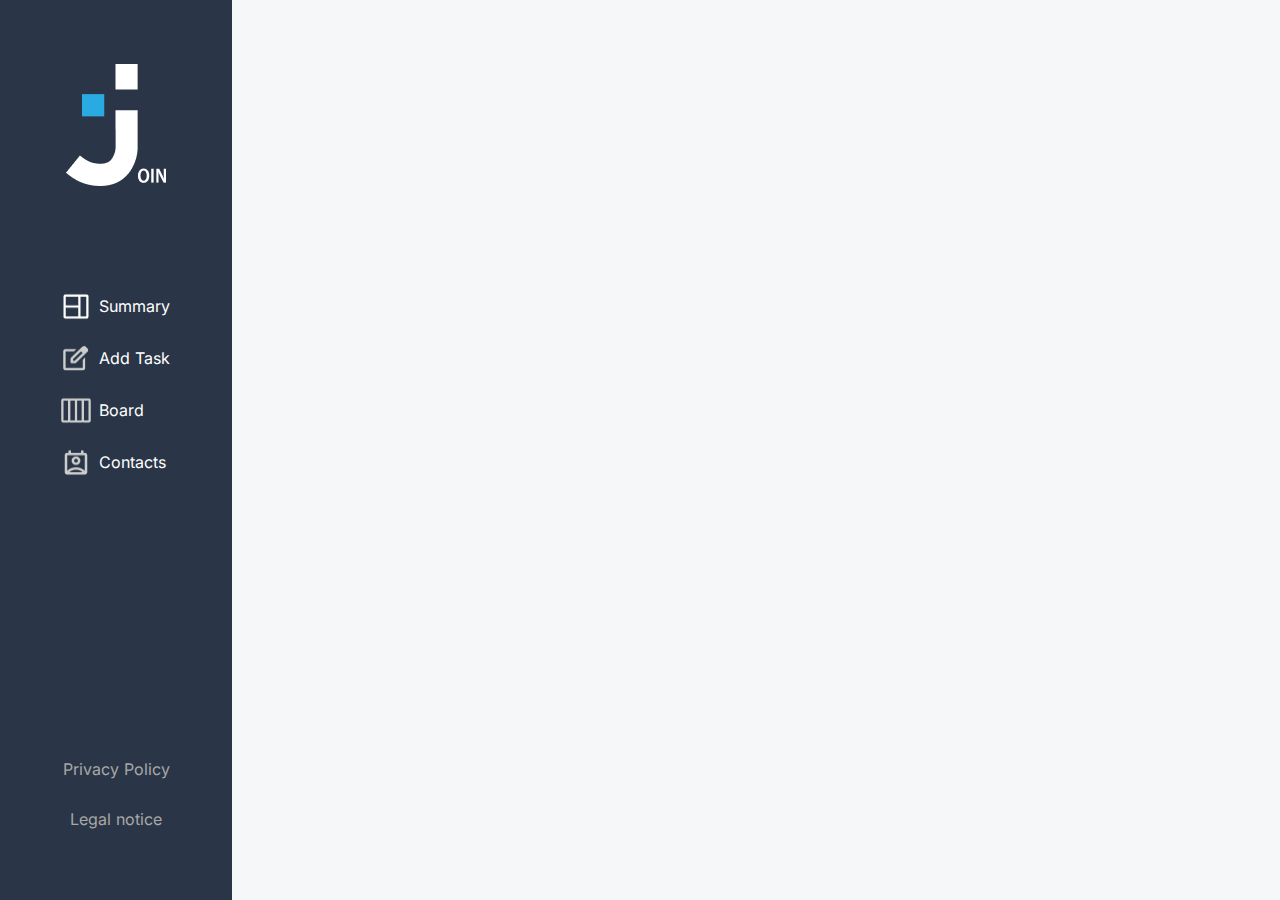
<file: html/sidebar.html>
<!DOCTYPE html>
<html lang="en">

<head>
  <meta charset="UTF-8" />
  <meta name="viewport" content="width=device-width, initial-scale=1.0" />
  <link rel="icon" type="image/png" href="/assets/img/logo_white.png" />
  <link rel="stylesheet" href="/css/sidebar.css" />
  <link rel="stylesheet" href="/css/fonts.css">
  <link rel="stylesheet" href="/standard.css">
  <link rel="stylesheet" href="/responsiv/sidebar_responsiv.css">
  <script src="/script/database.js"></script>
  <script src="/script/header.js"></script>
  <script defer src="/script/include.js"></script>
  <script defer src="/script/sidebar.js"></script>
  <script src="/script.js"></script>
  <title>Join</title>
</head>

<body>
  <section class="sidebar-section">
    <div class="sidebar-content">
      <div class="logo d-flex width100">
        <div class="image-sidebar">
          <img src="/assets/img/logo_white.png" alt="Logo" />
        </div>
        <div id="sidebar-menu" class="sidebar-menu width100">
          <div class="menu-link width100">
            <a onclick="includeHTML(); onloadFuncSummary()" id="menu-summary" class="menu-content d-flex"
              href="/html/summary.html">
              <img src="/assets/icon/summary.png" alt="Summary">
              <p>Summary</p>
            </a>
          </div>
          <div class="menu-link width100">
            <a onclick="includeHTML()" id="menu-addTask" class="menu-content d-flex" href="/html/addTask.html">
              <img src="/assets/icon/add_task.png" alt="Add Task">
              <p>Add Task</p>
            </a>
          </div>
          <div class="menu-link width100">
            <a onclick="includeHTML()" id="menu-board" class="menu-content d-flex" href="/html/board.html">
              <img src="/assets/icon/board.png" alt="Board">
              <p>Board</p>
            </a>
          </div>
          <div class="menu-link width100">
            <a onclick="includeHTML()" id="menu-contacts" class="menu-content d-flex" href="/html/contacts.html">
              <img src="/assets/icon/contacts.png" alt="Contacts">
              <p>Contacts</p>
            </a>
          </div>
        </div>
      </div>
      <div class="info width100 d-flex">
        <a onclick="includeHTML()" id="menu-privacy" href="/html/privacy.html">
          <p>Privacy Policy</p>
        </a>
        <a onclick="includeHTML()" id="menu-legal" href="/html/legalnotice.html">
          <p>Legal notice</p>
        </a>
      </div>
    </div>
  </section>
</body>

</html>
</file>
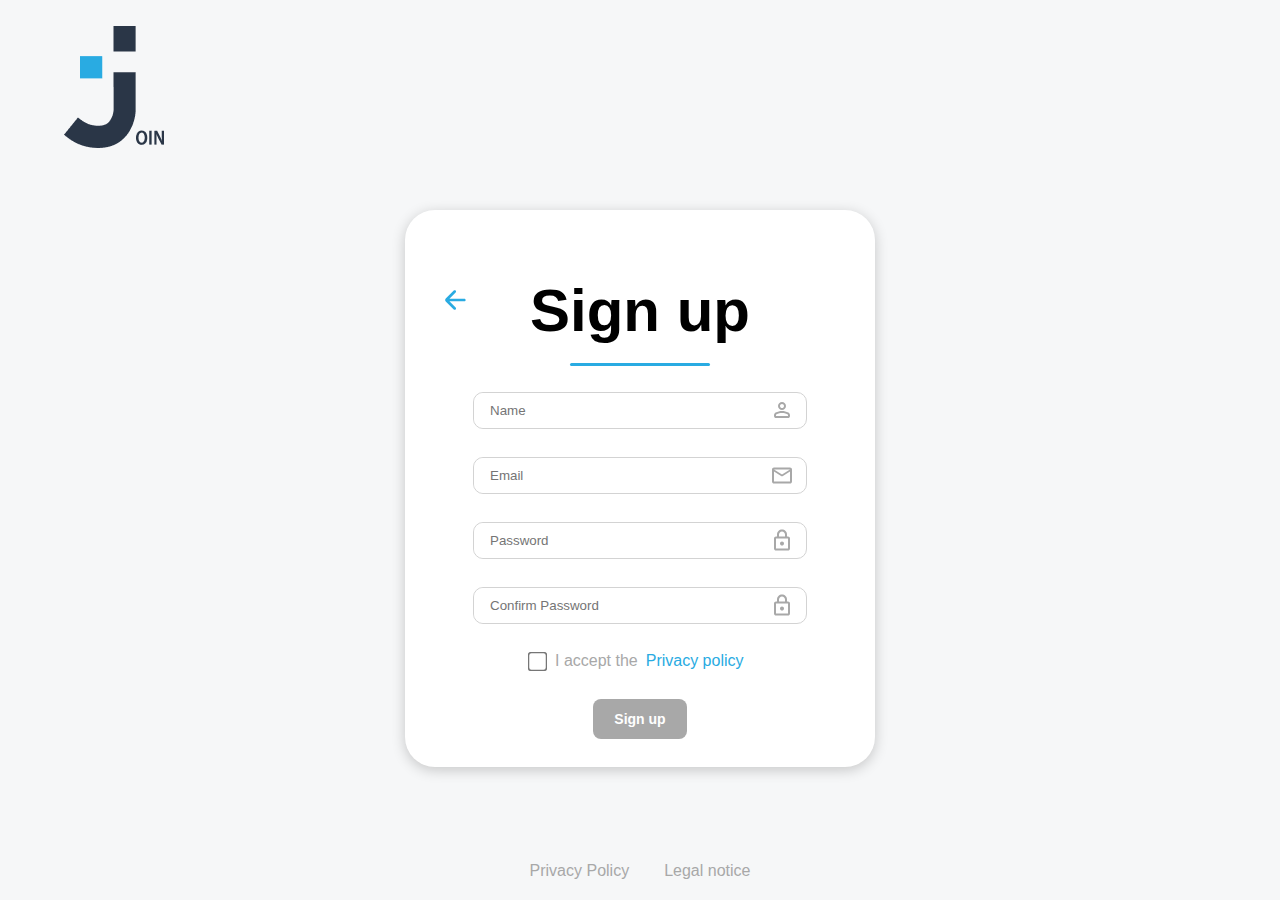
<file: html/signUp.html>
<!DOCTYPE html>
<html lang="en">

<head>
  <meta charset="UTF-8">
  <meta name="viewport" content="width=device-width, initial-scale=1.0">
  <link rel="icon" type="image/png" href="/assets/img/logo_white.png" />
  <link rel="stylesheet" href="/standard.css">
  <link rel="stylesheet" href="/css/signUp.css">
  <link rel="stylesheet" href="/css/animation.css">
  <link rel="stylesheet" href="/responsiv/signUp-responsiv.css">
  <script src="/script/animation.js"></script>
  <script src="/script/signUp.js"></script>
  <script src="/script/database.js"></script>
  <script src="/script/contacts.js"></script>
  <script src="/script/database.js"></script>
  <title>Join</title>
</head>

<body id="registrationBody">
  <header class="d-flex-x">
    <section class="header width100">
      <div class="sign-up-header">
        <img src="/assets/img/logo_blue.png" alt="Logo">
      </div>
    </section>
  </header>
  <main id="registrationMain">
    <section class="d-flex width100 content">
      <div class="sign-up-container d-flex-x">
        <div>
          <div class="arrow">
            <a href="/index.html"><img id="stop" src="/assets/icon/arrow-left-line.svg" alt="Back"></a>
          </div>
          <div class="register-headline width100">
            <h1>Sign up</h1>
            <div class="underline"></div>
          </div>
        </div>
        <div>
          <form onsubmit="registrationUser(); return false;">
            <div class="input-content" id="name-content">
              <input onkeyup="validateForm()" class="input" placeholder="Name" type="text" id="name" required>
              <img src="/assets/icon/person.svg" alt="Text">
            </div>
            <div class="input-content" id="email-content">
              <input onkeyup="validateForm()" class="input" placeholder="Email" type="email" id="email" required>
              <img src="/assets/icon/mail.svg" alt="Email">
            </div>
            <div id="error-email-exists" class="msg-box d-none">
              <span>Diese E-Mail-Adresse ist bereits registriert.</span>
            </div>
            <div id="inputPassword" class="input-content">
              <input onkeyup="validateForm(); validateInputValue(); passwortInput()" class="input" minlength="5"
                placeholder="Password" type="password" id="password" required>
              <img id="passwordImage" onclick="togglePasswordVisibility('password')" src="/assets/icon/lock.svg"
                alt="Lock">
            </div>
            <div>
              <div id="inputConfirmPassword" class="input-content">
                <input onkeyup="validateForm(); validateInputValue(); confirmInput()" class="input" minlength="5"
                  placeholder="Confirm Password" type="password" id="confirmPassword" required>
                <img id="confirmPasswordImage" onclick="togglePasswordVisibility('confirmPassword')"
                  src="/assets/icon/lock.svg" alt="Lock">
              </div>
              <div id="error" class="msg-box d-none">
                <span>Your password don`t match. Please try again</span>
              </div>
            </div>
            <div class="checkbox d-flex-y">
              <input onchange="validateForm()" id="checkbox" type="checkbox" required><span class="grey">I accept
                the</span>
              <span><a class="blue" href="/html/privacy.html">Privacy policy</a></span>
            </div>
            <div class="d-flex-x">
              <button id="registrationButton" class="disable-btn" disabled>Sign up</button>
            </div>
          </form>
        </div>
      </div>
      <div id="popUp" class="registration-popup d-flex d-none">
        <div class="popup-content d-flex">
          <span>You Signed Up successfully</span>
        </div>
      </div>
    </section>
  </main>
  <footer class="d-flex-x">
    <section class="content">
      <div class="info-notice d-flex">
        <a href="./html/privacy.html">Privacy Policy</a>
        <a href="./html/legalnotice.html">Legal notice</a>
      </div>
    </section>
  </footer>
</body>

</html>
</file>
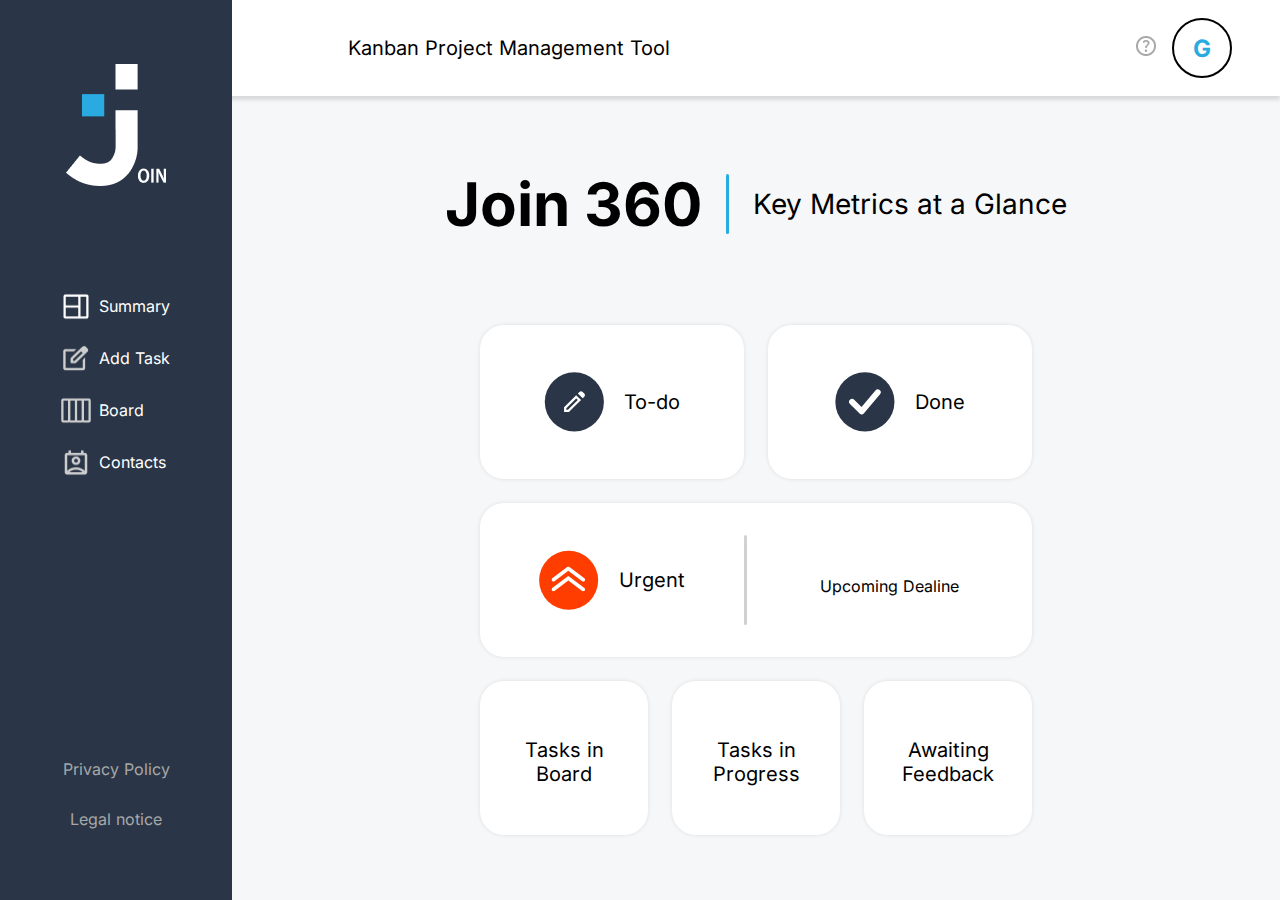
<file: html/summary.html>
<!DOCTYPE html>
<html lang="en">

<head>
    <meta charset="UTF-8">
    <meta name="viewport" content="width=device-width, initial-scale=1.0">
    <link rel="icon" type="image/png" href="/assets/img/logo_white.png" />
    <link rel="stylesheet" href="/standard.css">
    <link rel="stylesheet" href="/css/header.css">
    <link rel="stylesheet" href="/css/sidebar.css">
    <link rel="stylesheet" href="/css/fonts.css">
    <link rel="stylesheet" href="/css/summary.css">
    <link rel="stylesheet" href="/responsiv/header_responsiv.css">
    <link rel="stylesheet" href="/responsiv/sidebar_responsiv.css">
    <link rel="stylesheet" href="/responsiv/summary_responsiv.css">
    <script defer src="/script/include.js"></script>
    <script defer src="/script/sidebar.js"></script>
    <script src="/script/summary.js"></script>
    <script src="/script/database.js"></script>
    <script src="/script/header.js"></script>
    <script src="/script.js"></script>
    <title>Join - Summary</title>
</head>

<body onresize="animationSummaryResponsive()" onload="includeHTML(); onloadFuncSummary()">
    <header>
        <div w3-include-html="header.html"></div>
    </header>
    <aside>
        <div w3-include-html="sidebar.html"></div>
    </aside>
    <main>
        <section class="summary-container">
            <div id="header-summary" class="header-summary d-flex-y">
                <h1 class="headline-summary">Join 360</h1>
                <div class="vertical-line-blue"></div>
                <span class="headline-right">Key Metrics at a Glance</span>
                <div class="horizontal-line-blue d-none"></div>
            </div>
            <div class="main-summary d-flex-y">
                <div id="ctn-tasks-summary" class="ctn-tasks-summary d-flex">
                    <div class="main-summary-top d-flex">
                        <a href="/html/board.html#ctn-cards-todo"
                            class="summary-done d-flex ctn-tasks gap-20 ctn-task-middle">
                            <img id="img-pencil" class="img img-pencil" src="/assets/img/pencilDark.svg"
                                alt="Image Pencil">
                            <div class="summary-task d-flex">
                                <span id="summary-todo-counter" class="counter"></span>
                                <span class="text-counter">To-do</span>
                            </div>
                        </a>
                        <a href="/html/board.html#ctn-cards-done"
                            class="summary-done d-flex ctn-tasks gap-20 ctn-task-middle">
                            <img id="imgCheck" class="img img-check" src="/assets/img/checkDark.svg" alt="imageCheck">
                            <div class="summary-task d-flex">
                                <span id="summary-done-counter" class="counter"></span>
                                <span class="text-counter">Done</span>
                            </div>
                        </a>
                    </div>
                    <div class="main-summary-middle d-flex ctn-tasks ctn-task-large">
                        <a href="/html/board.html" class="main-summary-middle-left d-flex gap-20">
                            <img id="img-check" class="img" src="/assets/img/urgent.svg" alt="imageUrgent">
                            <div class="summary-task d-flex">
                                <span id="summary-urgent-counter" class="counter"></span>
                                <span class="text-counter">Urgent</span>
                            </div>
                        </a>
                        <div class="vertical-line-grey"></div>
                        <a href="/html/board.html" id="main-summary-middle-right"
                            class="main-summary-middle-right d-flex">
                            <span id="date-upcoming-deadline" class="date-upcoming-deadline"></span>
                            <span class="text-deadline">Upcoming Dealine</span>
                        </a>
                    </div>
                    <div class="main-summary-bottom d-flex">
                        <a href="/html/board.html"
                            class="summary-tasks-in-board d-flex ctn-tasks ctn-task-smal task-bottom-summary">
                            <span id="tasks-in-board-counter" class="counter"></span>
                            <span class="text-counter">Tasks in <br>Board</span>
                        </a>
                        <a href="/html/board.html#ctn-cards-in-progress"
                            class="summary-tasks-in-progress d-flex ctn-tasks ctn-task-smal task-bottom-summary">
                            <span id="tasks-in-progress-counter" class="counter"></span>
                            <span class="text-counter">Tasks in<br>Progress</span>
                        </a>
                        <a href="/html/board.html#ctn-cards-await-feedback"
                            class="summary-feedback d-flex ctn-tasks ctn-task-smal task-bottom-summary">
                            <span id="feedback-counter" class="counter"></span>
                            <span class="text-counter">Awaiting<br>Feedback</span>
                        </a>
                    </div>
                </div>
                <div id="greeting-summary" class="greeting-summary greeting-hide d-flex">
                    <div class="ctn-greeting d-flex-x">
                        <span id="daytime-greeting" class="daytime-greeting"></span>
                        <span id="user-greeting" class="user-greeting"></span>
                    </div>
                </div>
            </div>
        </section>
    </main>
</body>

</html>
</file>
<file: css/animation.css>
.animation {
  display: flex;
  justify-content: center;
  align-items: center;
  width: 100%;
  height: 100vh;
  position: absolute;
  z-index: -1;
}

.animation-content {
  display: flex;
  justify-content: center;
  align-items: center;
  animation: hide-Container 1.2s ease-in-out 0.3s forwards;
}

.animation-content img {
  width: 65%;
  padding: 30px;
  animation: logo-Change 0.2s ease-in-out 0.3s forwards;
}

.animation-mobil {
  display: flex;
  justify-content: center;
  align-items: center;
  width: 100%;
  height: 100vh;
  position: absolute;
  z-index: -1;
  background-color: var(--darkblue);
  animation: background-Change 1.2s ease-in-out 0.3s forwards;
}

.animation-content-mobil {
  display: flex;
  justify-content: center;
  align-items: center;
  animation: Container-mobil 1.2s ease-in-out 0.3s forwards;
}

.animation-content-mobil img {
  width: 40%;
  padding: 30px;
  animation: logo-Change-Mobil 0.2s ease-in-out 0.3s forwards;
}

.animation-stopped .animation-content {
  transform: translate(-42vw, -39vh);
  transition: none;
  animation-play-state: paused;
}

.animation-mobil-stopped .animation-content-mobil {
  transform: translate(-35vw, -42vh);
  transition: none;
  animation-play-state: paused;
}

.animation.stopped img {
  content: url('/assets/img/logo_blue.png');
}

@keyframes logo-Change {
  0% {
    content: url('/assets/img/logo_white.png');
  }

  100% {
    content: url('/assets/img/logo_blue.png');
  }
}

@keyframes hide-Container {
  0% {
    transform: translate(0, 0);
  }

  100% {
    transform: translate(-42vw, -39vh);
  }
}

@keyframes background-Change {
  0% {
    background-color: var(--darkblue);
  }

  100% {
    background-color: transparent;
  }
}

@keyframes logo-Change-Mobil {
  0% {
    content: url('/assets/img/logo_white.png');
  }

  100% {
    content: url('/assets/img/logo_blue.png');
  }
}

@keyframes Container-mobil {
  0% {
    transform: translate(0, 0);
  }

  100% {
    transform: translate(-35vw, -42vh);
  }
}
</file>
<file: standard.css>
body {
  margin: 0;
  box-sizing: border-box;
  scroll-behavior: smooth;
  background-color: var(--lightgrey);
  font-family: 'Inter', sans-serif;
}

:root {
  --darkblue: #2a3647;
  --darkblueMenu: #091931;
  --lightblue: #29abe2;
  --blue: #0038ff;
  --bluelight: #1fd7c1;
  --textwhite: #ffffff;
  --textblack: #000000;
  --middlegrey: #d1d1d1;
  --lightgrey: #f6f7f8;
  --red: #ff3d00;
  --bluehover: #29ABE2;
  --green: #7ae229;
  --orange: #ffa800;
  --grey: #A8A8A8;
  --bluegrey: #2e3d51;
}


.headerline {
  font-size: 60px;
  font-weight: 700;
}

.btn {
  border-radius: 10px;
  padding-left: 8px;
  padding-right: 8px;
}

.d-flex {
  display: flex;
  justify-content: center;
  align-items: center;
}

.width100 {
  width: 100%;
}

.height100 {
  height: 100%;
}

.d-flex-x {
  display: flex;
  justify-content: center;
}

.d-flex-y {
  display: flex;
  align-items: center;
}

.d-none {
  display: none !important;
}

.border-unset {
  border: unset;
}

.padding-left20 {
  padding-left: 20px;
}

.padding-right20 {
  padding-right: 20px;
}

.padding20 {
  padding: 20px;
}

.margin0 {
  margin: 0;
}

a {
  text-decoration: none;
}

.headline {
  font-size: 60px;
  font-weight: 700;
}

content {
  max-width: 1440px;
}

body {
  --sb-track-color: transparent;
  --sb-thumb-color: var(--middlegrey);
  --sb-size: 5px;
  --sb-horizontal-size: 5px;
}

body::-webkit-scrollbar {
  width: var(--sb-size);
  height: var(--sb-horizontal-size);
}

body::-webkit-scrollbar-track {
  background: var(--sb-track-color);
  border-radius: 0px;
}

body::-webkit-scrollbar-thumb {
  background: var(--sb-thumb-color);
  border-radius: 16px;
}

::-webkit-scrollbar {
  width: var(--sb-size);
  height: var(--sb-horizontal-size);
}

::-webkit-scrollbar-track {
  background: var(--sb-track-color);
  border-radius: 0px;
}

::-webkit-scrollbar-thumb {
  background: var(--middlegrey);
  border-radius: 16px;
}

@supports not selector(::-webkit-scrollbar) {
  body {
    scrollbar-color: var(--sb-thumb-color) var(--sb-track-color);
  }
}
</file>
<file: css/login.css>
#loginBody {
  display: flex;
  flex-direction: column;
  height: 100vh;
}

.login-header {
  display: flex;
  justify-content: end;
  padding: 32px 64px 0px;
}

.sign-up-content {
  gap: 35px;
  height: 49px;
}

.sign-up-content a {
  display: flex;
  justify-content: center;
  align-items: center;
  background-color: var(--darkblue);
  height: 49px;
  width: 91px;
  border-radius: 8px;
  font-weight: 700;
  color: var(--textwhite);
}

.sign-up-content a:hover {
  transform: scale(1.01);
  background-color: var(--bluehover);
  filter: drop-shadow(0px 4px 2px rgba(0, 0, 0, 0.3));
}

.login-section {
  flex: 1;
}

.login {
  flex-direction: column;
  margin-top: 54px;
  width: 470px;
  border-radius: 30px;
  box-shadow: 0px 3px 14px rgba(0, 0, 0, 0.2);
  background-color: white;
}

.login-content {
  display: flex;
  flex-direction: column;
  align-items: center;
  padding-bottom: 26px;
}

.login-content h1 {
  margin: 0;
  padding-top: 30px;
  padding-bottom: 18px;
  font-size: 60px;
  font-weight: 700;
}

.underline {
  width: 60px;
  height: 3px;
  background-color: var(--lightblue);
  border-radius: 2px;
}

form {
  display: flex;
  flex-direction: column;
  gap: 28px;
  padding: 0 68px 28px;
}

.checkbox {
  padding-left: 24px;
  gap: 8px;
}

.checkbox input {
  transform: scale(1.5);
  cursor: pointer;
}

.login-buttons {
  display: flex;
  gap: 35px;
  padding-bottom: 30px;
}

.login-in {
  background-color: var(--darkblue);
  height: 40px;
  width: 94px;
  border-radius: 8px;
  font-size: 14px;
  font-weight: 700;
  color: var(--textwhite);
  cursor: pointer;
}

.login-in:hover {
  transform: scale(1.01);
  background-color: var(--bluehover);
  filter: drop-shadow(0px 4px 2px rgba(0, 0, 0, 0.3));
  border: none;
}

.guest-log {
  background-color: var(--textwhite);
  height: 38px;
  width: 140px;
  border: 1px solid black;
  border-radius: 8px;
  font-size: 14px;
  font-weight: 700;
  color: var(--darkblue);
}

.guest-log:hover {
  transform: scale(1.01);
  color: var(--bluehover);
  filter: drop-shadow(0px 4px 2px rgba(0, 0, 0, 0.3));
  border-color: var(--bluehover);
}

.info-notice {
  margin-top: 80px;
  padding-bottom: 20px;
  display: flex;
  gap: 35px;
}

.info-notice a {
  color: var(--grey);
}

.info-notice a:hover {
  color: var(--lightblue);
  transform: scale(1.06);
}
</file>
<file: css/signUp.css>
#registrationBody {
  display: flex;
  flex-direction: column;
  height: 100vh;
}

.header {
  max-width: 1920px !important;
}

#registrationMain {
  display: flex;
  justify-content: center;
  align-items: center;
  flex: 1;
}

.sign-up-header {
  display: flex;
  justify-content: space-between;
  padding: 26px 64px 0px;
}

.sign-up-container {
  flex-direction: column;
  margin-top: 46px;
  width: 470px;
  border-radius: 30px;
  box-shadow: 0px 3px 14px rgba(0, 0, 0, 0.2);
  background-color: white;
}

.arrow {
  position: relative;
  top: 74px;
  left: 34px;
  width: 7%;
}

.register-headline {
  display: flex;
  flex-direction: column;
  align-items: center;
  padding-bottom: 26px;
}

.content h1 {
  margin: 0;
  padding-top: 30px;
  padding-bottom: 18px;
  font-size: 60px;
  font-weight: 700;
}

.underline {
  width: 140px;
  height: 3px;
  background-color: var(--lightblue);
  border-radius: 2px;
}

form {
  display: flex;
  flex-direction: column;
  gap: 28px;
  padding: 0 68px 28px;
}

.input-content {
  display: flex;
  justify-content: space-between;
  align-items: center;
  border: 1px solid lightgray;
  border-radius: 10px;
}

.input-content img {
  padding-right: 12px;
  cursor: pointer;
}

.input-content input {
  width: 100%;
  border: none !important;
}

.input {
  border-radius: 10px;
  padding: 10px 16px;
  border: 1px solid lightgrey;
  cursor: pointer;
  outline: none;
}

.msg-box {
  margin: 0px;
  border-color: var(--red) !important;
}

.msg-span {
  margin-top: 8px;
  font-size: 12px;
  border-color: var(--red) !important;
  color: var(--red);
}

.checkbox {
  padding-left: 54px;
  gap: 8px;
}

.checkbox input {
  transform: scale(1.5);
  cursor: pointer;
}

.grey {
  color: var(--grey);
}

.blue {
  cursor: pointer;
  color: var(--lightblue);
}

.blue:hover {
  transform: scale(1.04);
  text-decoration: underline;
  text-underline-offset: 4px;
}

.disable-btn {
  background-color: var(--grey);
  height: 40px;
  width: 94px;
  border-radius: 8px;
  font-size: 14px;
  font-weight: 700;
  color: var(--textwhite);
  border: none;
}

.sign-up-btn {
  background-color: var(--darkblue);
  height: 40px;
  width: 94px;
  border-radius: 8px;
  font-size: 14px;
  font-weight: 700;
  color: var(--textwhite);
}

.sign-up-btn:hover {
  transform: scale(1.01);
  background-color: var(--bluehover);
  filter: drop-shadow(0px 4px 2px rgba(0, 0, 0, 0.3));
  border: none;
}

.info-notice {
  margin-top: 80px;
  padding-bottom: 20px;
  display: flex;
  gap: 35px;
}

.info-notice a {
  color: var(--grey);
  ;
}

.info-notice a:hover {
  color: var(--lightblue);
  transform: scale(1.06);
}

.registration-popup {
  position: absolute;
  width: 100%;
  height: 100%;
  animation: registration-successfull 0.4s ease-in-out 0s 1 normal forwards;
}

#error-email-exists {
  margin-top: -20px;
  margin-bottom: -18px;
}

@keyframes registration-successfull {
  0% {
    opacity: 0;
    transform: translateY(250px);
  }

  100% {
    opacity: 1;
    transform: translateY(0);
  }
}

.popup-content {
  background-color: var(--darkblue);
  color: var(--textwhite);
  width: 240px;
  height: 40px;
  padding: 10px;
  border-radius: 20px;
}
</file>
<file: responsiv/login-responsiv.css>
@media (max-width: 1000px) {

  .animation-content img {
    width: 40%;
  }

  .login-header {
    display: none;
  }

  .login-mobil {
    display: flex !important;
    justify-content: center;
    margin-top: 20px;
  }

  .login-section {
    margin-top: 88px;
  }

  .login {
    width: 390px;
  }

  form {
    padding: 0 20px 7px;
  }

  .login-buttons {
    flex-direction: column;
    align-items: center;
    gap: 16px;
  }

  .login-in {
    width: 140px;
  }

  .login-in:hover {
    transform: none;
    background-color: var(--darkblue);
    filter: none;
  }

  .guest-log:hover {
    transform: none;
    color: var(--darkblue);
    filter: none;
    border-color: var(--darkblue);
  }

  .sign-up-content a:hover {
    transform: none;
    background-color: var(--darkblue);
    filter: none;
  }

  .info-notice {
    margin-top: 40px;
  }

  .info-notice a:hover {
    color: var(--grey);
    transform: none;
  }
}

@media (max-width: 430px) {

  .login {
    width: 300px;
  }

  .login-content h1 {
    font-size: 46px;
  }

  .login-in {
    width: 120px;
  }

  .login-buttons a {
    width: 120px;
  }

  .sign-up-content a {
    height: 40px;
  }
}
</file>
<file: css/header.css>
header {
    background-color: white;
    box-shadow: 0px 4px 4px 0px #00000010;
}

.max-content {
    max-width: 1662px;
}

.header-content {
    display: flex;
    justify-content: space-between;
    align-items: center;
    height: 96px;
    padding-right: 40px;
    padding-left: 348px;
    background-color: var(--textwhite);
    font-size: 20px;
    font-weight: 400;
    color: black;
}

.mobile-logo {
    display: none;
}

.header-right {
    display: flex;
    align-items: center;
    width: 104px;
    height: 56px;
    gap: 16px;
    cursor: pointer;
}

.header-right img:hover {
    transform: scale(1.2);
}

.user-letter {
    display: flex;
    justify-content: center;
    align-items: center;
    border: 2px solid black;
    border-radius: 100%;
    width: 56px;
    height: 56px;
}

.user-letter:hover {
    background-color: var(--lightgrey);
}

.user-letter h2 {
    display: flex;
    justify-content: center;
    align-items: center;
    width: 28px;
    height: 14px;
    color: #29ABE2;
    font-size: 24px;
}

.logout-menu {
    position: absolute;
    right: 20px;
    display: flex;
    flex-direction: column;
    align-items: center;
    gap: 8px;
    background-color: var(--darkblue);
    padding: 10px;
    border-radius: 15px 0px 15px 15px;
    z-index: 1000;
}

.logout {
    width: 150px;
    text-align: center;
    padding: 8px 16px;
}

.show-logout-mobile {
    position: absolute;
    right: 20px;
    display: flex;
    flex-direction: column;
    align-items: center;
    gap: 8px;
    background-color: var(--darkblue);
    padding: 10px;
    border-radius: 15px 0px 15px 15px;
    animation: show 0.5s ease 0s 1 normal forwards;
}

@keyframes show {
    0% {
        opacity: 0;
        transform: translateX(100%);
    }

    100% {
        opacity: 1;
        transform: translateX(0);
    }
}

.exit-logout-mobile {
    animation: end 0.5s ease 0s 1 normal forwards;
}

@keyframes end {
    0% {
        opacity: 1;
        transform: translateX(0px);
    }

    100% {
        opacity: 0;
        transform: translateX(100%);
    }
}

.logout:hover {
    background-color: var(--bluegrey);
}

.logout a {
    width: 100%;
    font-weight: 400;
    color: var(--grey);
    cursor: pointer;
}
</file>
<file: css/sidebar.css>
.sidebar-content {
  position: fixed;
  top: 0;
  display: flex;
  flex-direction: column;
  justify-content: space-between;
  align-items: center;
  width: 232px;
  height: 100vh;
  background-color: var(--darkblue);
}

.sidebar-guest {
  position: fixed;
  top: 0;
  display: flex;
  flex-direction: column;
  justify-content: space-between;
  align-items: center;
  width: 232px;
  height: 100vh;
  background-color: var(--darkblue);
}

.logo {
  flex-direction: column;
  gap: 90px;
  padding-top: 64px;
}

.sidebar-menu {
  width: 100%;
  gap: 15px;
  padding: 0;
}

.menu-content {
  display: flex;
  align-items: center;
  color: var(--textwhite);
  gap: 8px;
  width: 100%;
}

.menu-content:hover {
  background-color: var(--bluegrey);
}

.active {
  background-color: #091931 !important;
  color: white;
}

.menu-content img {
  width: 30px;
  height: 30px;
}

.menu-content p {
  width: 72px;
  font-size: 16px;
  font-weight: 400;
}

.info {
  flex-direction: column;
  gap: 15px;
  padding-bottom: 64px;
}

.info a {
  display: flex;
  align-items: center;
  justify-content: center;
  width: 100%;
  height: 35px;
  font-size: 16px;
  font-weight: 400;
  color: var(--grey);
}

.info p {
  margin: 0;
  font-size: 16px;
  font-weight: 400;
}

.info p:hover {
  color: var(--lightblue);
  transform: scale(1.06);
}
</file>
<file: css/fonts.css>
/* inter-200 - latin */
@font-face {
    font-display: swap;
    /* Check https://developer.mozilla.org/en-US/docs/Web/CSS/@font-face/font-display for other options. */
    font-family: 'Inter';
    font-style: normal;
    font-weight: 200;
    src: url('/assets/fonts/inter-v18-latin-200.eot');
    /* IE9 Compat Modes */
    src: url('/assets/fonts/inter-v18-latin-200.eot?#iefix') format('embedded-opentype'),
        /* IE6-IE8 */
        url('/assets/fonts/inter-v18-latin-200.woff2') format('woff2'),
        /* Chrome 36+, Opera 23+, Firefox 39+, Safari 12+, iOS 10+ */
        url('/assets/fonts/inter-v18-latin-200.woff') format('woff'),
        /* Chrome 5+, Firefox 3.6+, IE 9+, Safari 5.1+, iOS 5+ */
        url('/assets/fonts/inter-v18-latin-200.ttf') format('truetype'),
        /* Chrome 4+, Firefox 3.5+, IE 9+, Safari 3.1+, iOS 4.2+, Android Browser 2.2+ */
        url('/assets/fonts/inter-v18-latin-200.svg#Inter') format('svg');
    /* Legacy iOS */
}

/* inter-regular - latin */
@font-face {
    font-display: swap;
    /* Check https://developer.mozilla.org/en-US/docs/Web/CSS/@font-face/font-display for other options. */
    font-family: 'Inter';
    font-style: normal;
    font-weight: 400;
    src: url('/assets/fonts/inter-v18-latin-regular.eot');
    /* IE9 Compat Modes */
    src: url('/assets/fonts/inter-v18-latin-regular.eot?#iefix') format('embedded-opentype'),
        /* IE6-IE8 */
        url('/assets/fonts/inter-v18-latin-regular.woff2') format('woff2'),
        /* Chrome 36+, Opera 23+, Firefox 39+, Safari 12+, iOS 10+ */
        url('/assets/fonts/inter-v18-latin-regular.woff') format('woff'),
        /* Chrome 5+, Firefox 3.6+, IE 9+, Safari 5.1+, iOS 5+ */
        url('/assets/fonts/inter-v18-latin-regular.ttf') format('truetype'),
        /* Chrome 4+, Firefox 3.5+, IE 9+, Safari 3.1+, iOS 4.2+, Android Browser 2.2+ */
        url('/assets/fonts/inter-v18-latin-regular.svg#Inter') format('svg');
    /* Legacy iOS */
}

/* inter-600 - latin */
@font-face {
    font-display: swap;
    /* Check https://developer.mozilla.org/en-US/docs/Web/CSS/@font-face/font-display for other options. */
    font-family: 'Inter';
    font-style: normal;
    font-weight: 600;
    src: url('/assets/fonts/inter-v18-latin-600.eot');
    /* IE9 Compat Modes */
    src: url('/assets/fonts/inter-v18-latin-600.eot?#iefix') format('embedded-opentype'),
        /* IE6-IE8 */
        url('/assets/fonts/inter-v18-latin-600.woff2') format('woff2'),
        /* Chrome 36+, Opera 23+, Firefox 39+, Safari 12+, iOS 10+ */
        url('/assets/fonts/inter-v18-latin-600.woff') format('woff'),
        /* Chrome 5+, Firefox 3.6+, IE 9+, Safari 5.1+, iOS 5+ */
        url('/assets/fonts/inter-v18-latin-600.ttf') format('truetype'),
        /* Chrome 4+, Firefox 3.5+, IE 9+, Safari 3.1+, iOS 4.2+, Android Browser 2.2+ */
        url('/assets/fonts/inter-v18-latin-600.svg#Inter') format('svg');
    /* Legacy iOS */
}

/* inter-700 - latin */
@font-face {
    font-display: swap;
    /* Check https://developer.mozilla.org/en-US/docs/Web/CSS/@font-face/font-display for other options. */
    font-family: 'Inter';
    font-style: normal;
    font-weight: 700;
    src: url('/assets/fonts/inter-v18-latin-700.eot');
    /* IE9 Compat Modes */
    src: url('/assets/fonts/inter-v18-latin-700.eot?#iefix') format('embedded-opentype'),
        /* IE6-IE8 */
        url('/assets/fonts/inter-v18-latin-700.woff2') format('woff2'),
        /* Chrome 36+, Opera 23+, Firefox 39+, Safari 12+, iOS 10+ */
        url('/assets/fonts/inter-v18-latin-700.woff') format('woff'),
        /* Chrome 5+, Firefox 3.6+, IE 9+, Safari 5.1+, iOS 5+ */
        url('/assets/fonts/inter-v18-latin-700.ttf') format('truetype'),
        /* Chrome 4+, Firefox 3.5+, IE 9+, Safari 3.1+, iOS 4.2+, Android Browser 2.2+ */
        url('/assets/fonts/inter-v18-latin-700.svg#Inter') format('svg');
    /* Legacy iOS */
}

/* inter-800 - latin */
@font-face {
    font-display: swap;
    /* Check https://developer.mozilla.org/en-US/docs/Web/CSS/@font-face/font-display for other options. */
    font-family: 'Inter';
    font-style: normal;
    font-weight: 800;
    src: url('/assets/fonts/inter-v18-latin-800.eot');
    /* IE9 Compat Modes */
    src: url('/assets/fonts/inter-v18-latin-800.eot?#iefix') format('embedded-opentype'),
        /* IE6-IE8 */
        url('/assets/fonts/inter-v18-latin-800.woff2') format('woff2'),
        /* Chrome 36+, Opera 23+, Firefox 39+, Safari 12+, iOS 10+ */
        url('/assets/fonts/inter-v18-latin-800.woff') format('woff'),
        /* Chrome 5+, Firefox 3.6+, IE 9+, Safari 5.1+, iOS 5+ */
        url('/assets/fonts/inter-v18-latin-800.ttf') format('truetype'),
        /* Chrome 4+, Firefox 3.5+, IE 9+, Safari 3.1+, iOS 4.2+, Android Browser 2.2+ */
        url('/assets/fonts/inter-v18-latin-800.svg#Inter') format('svg');
    /* Legacy iOS */
}
</file>
<file: responsiv/header_responsiv.css>
@media (max-width: 1000px) {
  .header-headline {
    display: none;
  }

  .header-content {
    padding-right: 0px;
    padding-left: 20px;
    height: 72px;
  }

  .mobile-logo {
    display: block;
  }

  .mobile-logo img {
    height: 40px;
  }

  .header-right {
    width: 80px;
    justify-content: center;
  }

  .header-right a {
    display: none;
  }

  .user-letter {
    width: 40px;
    height: 40px;
  }

  .show-logout-mobile {
    top: 77px;
    z-index: 300;
  }

  h2#user-initial {
    font-size: 20px;
  }
}
</file>
<file: responsiv/sidebar_responsiv.css>
@media (max-width: 1000px) {

  .sidebar-section {
    position: fixed;
    bottom: 0;
    width: 100%;
    height: 70px;
    z-index: 1;
    background-color: var(--darkblue);
  }

  .sidebar-guest {
    display: none;
  }

  .sidebar-content {
    position: absolute;
    bottom: 0;
    width: 100%;
    height: 100%;
  }

  .image-sidebar {
    display: none;
  }

  .logo {
    padding: 0;
    height: 100%;
  }

  .sidebar-menu {
    display: flex;
    align-items: center;
    height: 100%;
  }

  .menu-link p {
    margin: 0;
  }

  .info p {
    margin: 0;
  }

  .menu-link {
    display: flex;
    justify-content: center;
    height: 100%;
  }

  .menu-content {
    display: flex;
    flex-direction: column;
    width: 50%;
    height: 100%;
    gap: 8px;
    border-radius: 14px;
  }

  .menu-content p {
    margin: 0;
    text-align: center;
  }

  .menu-content:hover {
    background-color: inherit;
  }

  .info {
    display: none;
  }

}

@media (max-width: 780px) {

  .menu-content {
    width: 70%;
  }
}

@media (max-width: 500px) {

  .menu-content {
    width: 100%;
  }
}

@media (max-width: 400px) {

  .sidebar-menu {
    gap: 0;
  }

  .menu-content img {
    width: 25px;
    height: 25px;
  }

  .menu-content p {
    font-size: 13px;
  }
}
</file>
<file: css/addTask.css>
* {
    box-sizing: border-box;
}

body,
html {
    height: 100%;
    width: 100%;
}

main {
    margin-left: 232px;
    padding: 32px 64px;
    max-width: 1440px;
    height: calc(100vh-96px);
}

.task-container {
    display: flex;
    justify-content: space-between;
    border-radius: 10px;
    width: 100%;
    flex-direction: column;
    height: 100%;
}

form {
    display: flex;
    justify-content: space-between;
    width: 100%;
}

.form-left,
.form-right {
    display: flex;
    flex-direction: column;
    gap: 20px;
    width: 44%;
}

.form-group {
    display: flex;
    flex-direction: column;
    position: relative;
}

.form-group select {
    appearance: none;
    -webkit-appearance: none;
    -moz-appearance: none;
    background: url('/assets/icon/arrow_drop_downaa.svg') no-repeat right 10px;
    background-size: 25px;
    padding: 10px;
    border-radius: 10px;
    cursor: pointer;
    background-color: white;
    color: grey;
}

.form-group select:focus {
    outline: none;
}

.form-group-subtask {
    display: flex;
    flex-direction: column;
    position: relative;
}

.form-actions {
    display: flex;
    justify-content: flex-end;
    gap: 10px;
    margin-top: 30px;
}

span {
    padding-bottom: 6px;
}

.assigned-input {
    width: 100%;
    background-color: var(--textwhite);
    border: 1px solid var(--middlegrey);
    border-radius: 8px;
}

.assigned-input input {
    width: 95%;
    border: none;
}

.assigned-list {
    max-height: 200px;
    height: auto;
    overflow-y: auto;
    background-color: var(--textwhite);
    border-radius: 0px 0px 8px 8px;
    position: absolute;
    top: 100%;
    left: 0;
    width: 100%;
    z-index: 10;
    box-shadow: 0 4px 8px rgba(0, 0, 0, 0.1);
}

.assigned-content {
    display: flex;
    justify-content: space-between;
    align-items: center;
    padding: 2px 12px;
    margin: 0.7px;
}

.assigned-content:hover {
    background-color: var(--lightgrey);
}

.assigned-user {
    display: flex;
    align-items: center;
    gap: 18px;
}

.assigned-initital {
    width: 32px;
    height: 32px;
    border-radius: 100%;
    color: var(--textwhite);
}

.selectedUser {
    display: flex;
    gap: 4px;
    position: absolute;
    top: 75px;
    left: 0;
    z-index: 10;
}

input[type="checkbox"] {
    display: none;
}

.user-checkbox {
    display: inline-block;
    width: 18px;
    height: 18px;
    background-image: url('/assets/img/checkbox.png');
    background-size: cover;
    cursor: pointer;
}

input[type="checkbox"]:checked+.user-checkbox {
    background-image: url('/assets/img/checkbox-checked-white.png');
}

input#subtaks {
    width: 70%;
}

label {
    font-weight: 400;
    margin-bottom: 8px;
}

input,
select,
textarea {
    padding: 10px;
    border: 1px solid #ccc;
    border-radius: 10px;
    font-size: 16px;
    font-family: 'Inter', sans-serif;
    font-weight: 200;
    cursor: pointer;
}

input:hover,
select:hover,
textarea:hover {
    border: 1px solid grey;
}

textarea {
    resize: vertical;
}

.prio-group {
    display: flex;
    justify-content: space-between;
    flex-direction: row;
    gap: 8px;
}

.prio {
    flex-grow: 1;
    padding: 12px;
    border: 1px solid #ccc;
    border-radius: 10px;
    cursor: pointer;
    text-align: center;
    background-color: white;
    font-size: 16px;
}

.prio img {
    margin-left: 5px;
}

.break-between {
    width: 1px;
    background-color: var(--middlegrey);
    margin: 0 0;
}

.small-break-between {
    height: 14px;
    border-left: 1px solid var(--middlegrey);
    margin: 0 10px;
    display: inline-block;
}

#description {
    height: 108px;
}

.required {
    color: red;
}

.addtask-footer {
    display: flex;
    justify-content: space-between;
    align-items: flex-end;
    padding-top: 90px;
}

#assignedInput {
    border: none;
}

#subtask-list {
    position: absolute;
    top: 100%;
    left: 0;
    width: 100%;
    background-color: var(--lightgrey);
    height: 70px;
    overflow-y: auto;
    overflow-x: hidden;
}

li {
    overflow-wrap: break-word;
    white-space: normal;
    padding: 4px;
    border-radius: 4px;
    width: 100%;
}

#subtask-list li {
    position: relative;
    width: 100%;
}

.subtask-edit-container {
    position: relative;
    display: flex;
    align-items: center;
    border-bottom: 1px solid var(--lightblue);
}

.edit-subtask-input {
    width: 100%;
    height: 16px;
    border: none;
    border-radius: 0% !important;
    box-sizing: border-box;
    outline: none;
    padding: 10px 100px 10px 10px;
}

.edit-subtask-input:hover {
    border: none;
}

.subtask-connect {
    position: relative;
    display: flex;
    align-items: center;
}

.subtask-connect input {
    width: 100%;
    box-sizing: border-box;
}

.subtask-img {
    position: absolute;
    right: 10px;
    top: 50%;
    transform: translateY(-50%);
    cursor: pointer;
}

.subtask-img img {
    width: 20px;
    height: 20px;
}

.subtask-img img:hover {
    background-color: rgb(228, 228, 228);
    border-radius: 50%;
}

li:hover {
    background-color: rgb(228, 228, 228);
}

.edit-check img {
    height: 10px !important;
    width: auto;
}

.extra-contacts-text {
    color: var(--darkblue);
    font-weight: bold;
}

.text-input {
    padding: 10px 90px 10px 10px;
    width: 100%;
}

.user-checkbox {
    margin: 0 !important;
}
</file>
<file: css/addTask_assets.css>
.prio-group button:hover {
    box-shadow: 0 4px 8px rgba(0, 0, 0, 0.2), 0 6px 20px rgba(0, 0, 0, 0.19);
    transform: translateY(-1px);
    transition: box-shadow 0.3s ease, transform 0.3s ease;
}

button.clear {
    background-color: var(--lightgrey);
    border: 2px solid var(--darkblue);
    color: var(--darkblue);
    padding: 13px 23px;
    border-radius: 10px;
    cursor: pointer;
    font-size: 20px;
    font-weight: 600;
}

button.clear:hover {
    color: var(--lightblue);
    border: 2px solid var(--lightblue);
    box-shadow: 0 4px 8px rgba(0, 0, 0, 0.2), 0 6px 20px rgba(0, 0, 0, 0.19);
    transform: translateY(-1px);
    transition: box-shadow 0.3s ease, transform 0.3s ease;
}

.add-task-btn {
    display: flex;
}

button.create-task {
    background-color: var(--darkblue);
    color: white;
    padding: 13px 23px;
    border-radius: 10px;
    border: none;
    cursor: pointer;
    font-size: 20px;
    font-weight: 600;
}

button.create-task:hover {
    background-color: var(--lightblue);
    box-shadow: 0 4px 8px rgba(0, 0, 0, 0.2), 0 6px 20px rgba(0, 0, 0, 0.19);
    transform: translateY(-1px);
    transition: box-shadow 0.3s ease, transform 0.3s ease;
}

.popup {
    position: fixed;
    top: 0;
    left: 0;
    width: 100%;
    height: 100%;
    display: flex;
    justify-content: center;
    align-items: flex-end;
    z-index: 1000;
}

.popup-content {
    background: var(--darkblue);
    color: white;
    padding: 20px;
    border-radius: 8px;
    text-align: center;
    display: flex;
    align-items: center;
    justify-content: center;
    flex-direction: row;
    transform: translateY(100%);
    animation: popupEnter 0.5s forwards;
}

.popup-content img {
    height: 24px;
    width: auto;
    display: flex;
    padding-left: 10px;
}

@keyframes popupEnter {
    from {
        transform: translateY(80%);
    }

    to {
        transform: translateY(-100%);
    }
}

@keyframes popupExit {
    from {
        transform: translateY(-100%);
    }

    to {
        transform: translateY(100%);
    }
}

#subtask-list li.edit-mode button {
    display: inline-block;
}

#subtask-list li button {
    display: none;
}

#subtask-list li:hover button {
    display: inline-block;
}

.subtask-buttons {
    position: absolute;
    right: 20px;
    display: flex;
}

.subtask-buttons img {
    height: 14px;
    cursor: pointer;
}

.subtask-button {
    border: inherit;
    padding: 0;
    background-color: rgb(228, 228, 228);
}

.subtask-edit-container button {
    background-color: white !important;
}

.subtask-edit-container button:hover {
    background-color: rgb(228, 228, 228) !important;
    border-radius: 50%;
}

.subtask-item:hover .subtask-buttons {
    display: flex;
}

.subtask-item button {
    background-color: rgb(228, 228, 228);
}

#subtask-action-buttons img {
    height: 10px;
    width: auto;
}

#subtask-action-buttons img:hover {
    background-color: rgb(228, 228, 228);
    border-radius: 30%;
}

#subtask-list li.edit-mode button {
    padding: 0;
}
</file>
<file: responsiv/addTask_responsiv.css>
@media (max-width: 1150px) {

    body {
        overflow: hidden;
    }

    h1 {
        margin-top: 16px;
        font-size: 40px !important;
    }

    form {
        flex-direction: column;
        overflow-y: scroll;
        overflow-x: hidden;
        max-height: 60vh;
        padding-right: 16px;
    }

    .task-container {
        width: 100%;
    }

    .form-left,
    .form-right,
    .addtask-footer {
        width: 100%;
    }

    .selectedUser {
        position: static;
        padding-top: 8px;
        padding-bottom: 8px;
    }

    .addtask-footer {
        padding-top: 16px;
        padding-right: 21px;
    }
}

@media (max-width: 1000px) {

    main {
        margin-left: 0;
    }

    .addtask-footer {
        margin-top: 30px;
        padding-top: 0;
    }

    form {
        max-height: 50vh;
    }

    .break-between {
        padding: 10px;
        background-color: var(--lightgrey);
    }
}

@media (max-width: 660px) {

    .addtask-footer {
        flex-direction: column;
    }
}


@media (max-width: 500px) {

    .subtask-buttons {
        display: inline !important;
    }

    .subtask-button {
        display: inline !important;
        background-color: var(--lightgrey);
    }

    #subtask-list li button {
        display: inline !important;
    }

    li:hover {
        background-color: transparent !important;
    }

    .clear,
    .create-task {
        font-size: 18px !important;
        padding: 6px 12px !important;
    }

    .form-actions {
        margin-top: 8px;
    }
}

@media (max-width: 480px) {
    .addtask-footer {
        padding-bottom: 30px;
    }

    .addtask-footer span {
        font-size: 14px;
    }

    section {
        height: calc(100vH - 142px);
    }

    main {
        padding: 12px;
    }
}

@media (max-width: 400px) {
    .prio-group {
        flex-direction: column;
    }

    h1 {
        font-size: 36px !important;
    }
}
</file>
<file: responsiv/addTaskBoard_responsiv.css>
@media (max-width: 1000px) {
    * {
        font-size: 14px;
    }

    body {
        overflow: hidden !important;
    }

    form {
        flex-direction: column;
        align-items: center;
        justify-content: center;
        overflow-y: scroll;
        padding-right: 8px;
    }

    .addtask-footer {
        display: flex;
        justify-content: center;
        align-items: center !important;
        padding-top: 90px;
        flex-direction: column;
    }

    h1 {
        width: 100%;
        text-align: left;
    }

    .form-left,
    .form-right {
        width: 100% !important;
    }

    .form-left {
        margin-bottom: 20px;
    }

    .addtask-footer {

        padding-top: 40px !important;
    }

    .selectedUser {
        position: static !important;
        padding-top: 8px !important;
        padding-bottom: 8px !important;
    }
}


@media (max-width: 500px) {
    .prio-group {
        display: flex;
        flex-direction: column !important;
        gap: 8px;
    }

    h1 {
        font-size: 40px !important;
    }

    .clear,
    .create-task {
        font-size: 18px !important;
        padding: 6px 12px !important;
    }

    .subtask-buttons {
        display: inline !important;
    }

    .subtask-button {
        display: inline !important;
        background-color: var(--lightgrey);
    }

    #subtask-list li button {
        display: inline !important;
    }

    .subtask-button {
        background-color: white !important;
    }

    li:hover {
        background-color: transparent !important;
    }
}
</file>
<file: css/addTaskBoard.css>
* {
    box-sizing: border-box;
}

html,
body {
    background-color: white !important;
    display: flex !important;
    justify-content: center !important;
    align-items: center !important;
    height: 100% !important;
    width: 100% !important;
}

ul {
    background-color: white !important;
    max-height: 100px !important;
    height: auto;
    overflow-y: auto;
    width: 100% !important;
}

main {
    height: 100%;
    margin-left: 0 !important;
    display: flex;
    justify-content: center !important;
    align-items: center !important;
    padding: 0 !important;
    width: 100% !important;
}

body {
    overflow: hidden !important;
}

.task-form-section {
    width: 100%;
    height: 100%;
}

h1 {
    margin: 0px 0 16px 0;
}

.task-container {
    width: 100% !important;
    height: 100%;
}

form {
    gap: 0;
}

.ctn-board-add-task-overlay {
    justify-content: space-between;
    align-items: flex-start;
}

.btn-close-add-task {
    height: 24px;
    width: 24px;
    border-radius: 50%;
    background-color: transparent;
    transition: all 0.3s ease;
    display: flex;
    align-items: center;
    justify-content: center;
    padding: 5px;
}

.btn-close-add-task:hover {
    background-color: var(--lightgrey);
    cursor: pointer;
}

li {
    width: 100% !important;
}

@keyframes slide-in {
    0% {
        opacity: 0;
        transform: translateX(1000px);
    }

    100% {
        opacity: 1;
        transform: translateX(0);
    }
}

.slide-out {
    animation: slide-in 0.2s ease-in-out 0s 1 reverse forwards;
}

.slide-in {
    animation: slide-in 0.2s ease-in-out 0s 1 normal forwards;
}
</file>
<file: css/board.css>
* {
    box-sizing: border-box;
}

body,
html {
    height: 100%;
    width: 100%;
}

body {
    display: flex;
    flex-direction: column;
}

main {
    margin-left: 232px;
    padding: 32px 64px;
    max-width: 1440px;
    flex-grow: 1;
    overflow-y: auto;
}

main::-webkit-scrollbar {
    display: none;
}

.ctn-input-search {
    position: relative;
}

.search-image {
    position: absolute;
    top: 50%;
    transform: translateY(-50%);
    right: 16px;
    bottom: 0;
    height: 32px;
}

.header-board.d-flex-y {
    justify-content: space-between;
}

.header-board-right {
    gap: 24px;
}

.main-board {
    gap: 32px;
}

.ctn-cards {
    flex: 1;
}

.tasks-box {
    border-radius: 24px;
    flex-direction: column;
    gap: 12px;
}

.header-container {
    justify-content: space-between;
    margin-bottom: 16px;
}

.header-container span {
    color: #42526E;
    font-size: 16px;
    font-weight: 600;
}

.btn-add-task-smal {
    cursor: pointer;
    height: 20px;
}

.btn-add-task-smal:hover {
    content: url('../assets/img/plusButtonLightBlue.svg');
}

.ctn-no-tasks {
    background-color: #E7E7E7;
    color: gray;
    border-radius: 12px;
    border: 1px dashed rgb(199, 199, 199);
    font-size: 14px;
    height: 36px;
    width: 100%;
    min-width: 200px;
}

.ctn-task {
    background-color: var(--textwhite);
    border-radius: 24px;
    transition: background-color 0.3s ease, transform 0.3s ease;
    box-shadow: 0 0 20px 2px rgba(0, 0, 0, 0.1) inset;
    padding: 16px;
    flex-direction: column;
    gap: 8px;
    width: 100%;
    min-width: 200px;
}

.ctn-task:hover {
    cursor: pointer;
}

.ctn-task p {
    margin: 0;
}

.task-category {
    color: var(--textwhite);
    font-size: 16px;
    padding: 4px 16px;
    width: fit-content;
    border-radius: 8px;
}

.bg-user-story {
    background-color: var(--blue);
}

.bg-technical-task {
    background-color: var(--bluelight);
}

.task-title {
    font-weight: 600;
    color: var(--darkblue);
}

.task-description {
    color: #A8A8A8;
    font-size: 14px;
    font-weight: 400;
    overflow: hidden;
    text-overflow: ellipsis;
    display: -webkit-box;
    -webkit-line-clamp: 2;
    -webkit-box-orient: vertical;
}

.task-subtasks {
    gap: 6px;
    font-size: 12px;
    justify-content: space-between;
}

.assigned-to {
    width: 32px;
    height: 32px;
    font-size: 12px;
    border-radius: 100%;
    border: 1px solid var(--textwhite);
    color: var(--textwhite);
}

.mesh {
    margin-right: -12px;
}

.ctn-task-bottom {
    justify-content: space-between;
}

.image-prio-board {
    width: 14px;
    margin-left: 12px;
    padding: 12px 0;
}

.overlay-board {
    position: fixed;
    top: 0;
    right: 0;
    width: 100%;
    height: 100vh;
    background-color: rgba(0, 0, 0, 0.5);
}

.overlay-detail-task-board {
    padding: 24px;
    gap: 32px;
    max-width: 460px;
    font-size: 16px;
    max-height: 80vh;
}

.no-hover {
    cursor: default !important;
}

.btn-close-detail-task {
    height: 24px;
    width: 24px;
    border-radius: 50%;
    background-color: transparent;
    transition: all 0.3s ease;
    display: flex;
    align-items: center;
    justify-content: center;
    padding: 5px;
}

.move-to-responsive {
    display: none;
}

.btn-close-detail-task:hover {
    background-color: var(--lightgrey);
    cursor: pointer;
}

.img-menu {
    width: 22px;
}

.ctn-header-task {
    position: relative;
}

.ctn-header-task {
    justify-content: space-between !important;
    align-items: center !important;
}

.menu-move-to {
    position: absolute;
    top: 100%;
    right: 0px;
    background-color: var(--darkblue);
    color: var(--middlegrey);
    font-size: 14px;
    padding: 8px;
    border-radius: 12px 0 12px 12px;
}

.ul-move-to {
    list-style-type: none;
    flex-direction: column;
    gap: 6px;
    text-align: right;
}

.ctn-header-task img:hover {
    background-color: var(--lightgrey);
    border-radius: 120px;
}

.task-title-detail {
    font-size: 32px;
    font-weight: 700;
    overflow-wrap: break-word;
}

.category-move-to:hover {
    color: var(--textwhite);
}

.task-description-detail {
    font-size: 16px;
    display: flex;
    max-height: 160px;
    overflow-y: scroll;
    padding: 0px 8px 8px 0px;
    margin-bottom: 10px;
    width: 95%;
    flex-shrink: 0;
}

.ctn-category-close {
    justify-content: space-between;
}

.ctn-assigned-to {
    gap: 4px;
}

.ctn-assigned-to-detail {
    flex-direction: column;
    justify-content: flex-start !important;
    gap: 4px;
    padding-left: 16px;
    font-size: 14px;
    max-height: 140px;
    overflow-y: scroll;
    margin-top: 8px;
    width: 95%;
}

.person-detail p {
    padding-left: 16px;
}

.ctn-subtasks {
    flex-direction: column;
    padding-top: 8px;
    font-size: 14px;
    padding-left: 12px;
    padding-right: 12px;
}

.subtask-item {
    gap: 16px;
    font-size: 14px;
    position: relative;
    padding: 4px;
}

.subtask-item:hover {
    background-color: var(--lightgrey);
    border-radius: 6px;
}

.ctn-main-Detail-Task {
    overflow-y: auto;
    gap: 18px;
    justify-content: flex-start !important;
    flex-direction: column;
}

.ctn-delete-edit {
    gap: 4px;
    justify-content: flex-end;
}

.ctn-delete-edit img {
    height: 20px;
}

.vertikalLine {
    width: 1px;
    height: 14px;
    background-color: var(--middlegrey);
}

.drag-area-highlight {
    margin-top: 12px;
    border-radius: 12px;
    border-width: 3px;
    border: 1px dashed var(--middlegrey);
    height: 100px;
}

.ctn-drag-area {
    min-height: calc(100vh - 380px);
}

.error {
    color: red;
    font-size: 10px;
    margin-top: -5px;
    padding-left: 8px;
}

#highlight-todo,
#highlight-in-progress,
#highlight-await-feedback,
#highlight-done {
    min-height: 100px;
}

iframe {
    width: 100%;
    height: 100%;
}

.overlay-add-task-board-add {
    background-color: var(--textwhite) !important;
    margin: 0;
    padding: 32px;
    border-radius: 20px;
    border: none;
    width: 90%;
    height: 80vh;
    max-width: 1200px;
}
</file>
<file: css/boardAssets.css>
input:focus,
textarea:focus {
    border: 1px solid var(--lightblue);
    outline: none;
}

.input-field {
    padding: 0 10px;
    border: 1px solid #ccc;
    border-radius: 10px;
    font-size: 20px;
    height: 46px;
    width: 264px;
    font-weight: 200;
}

.input-field::placeholder {
    font-size: 20px;
    color: #E7E7E7;
}

.btn-dark {
    background-color: var(--darkblue);
    color: var(--textwhite);
    border-radius: 10px;
    border: none;
    font-size: 20px;
    height: 46px;
    gap: 10px;
    padding: 0 24px;
    font-weight: 600;
}

.btn-dark:hover {
    cursor: pointer;
    background-color: var(--lightblue);
    box-shadow: 0 4px 8px rgba(0, 0, 0, 0.2), 0 6px 20px rgba(0, 0, 0, 0.19);
    transform: translateY(-1px);
    transition: box-shadow 0.3s ease, transform 0.3s ease;
}

.btn-dark-responsive {
    background-color: var(--darkblue);
    color: var(--textwhite);
    border-radius: 10px;
    border: none;
    font-size: 20px;
    height: 40px;
    width: 40px;
    gap: 10px;
    padding-left: 10px;
    font-weight: 600;
}

.btn-dark-responsive:hover {
    cursor: pointer;
    background-color: var(--lightblue);
    box-shadow: 0 4px 8px rgba(0, 0, 0, 0.2), 0 6px 20px rgba(0, 0, 0, 0.19);
    transform: translateY(-1px);
    transition: box-shadow 0.3s ease, transform 0.3s ease;
}

progress {
    max-width: 50%;
}

@keyframes slide-in {
    0% {
        opacity: 0;
        transform: translateX(1000px);
    }
    100% {
        opacity: 1;
        transform: translateX(0);
    }
}

@keyframes slide-out {
    0% {
        opacity: 1;
        transform: translateX(0);
    }
    100% {
        opacity: 0;
        transform: translateX(1000px);
    }
}

.slide-in {
    animation: slide-in 0.2s ease-in-out forwards;
}

.slide-out {
    animation: slide-out 0.2s ease-in-out forwards;
}

.label {
    color: var(--darkblue);
    width: 100px;
}

input[type="checkbox"] {
    display: none;
}

.custom-checkbox {
    display: inline-block;
    width: 18px;
    height: 18px;
    background-image: url('../assets/img/checkbox.png');
    background-size: cover;
    cursor: pointer;
}

input[type="checkbox"]:checked+.custom-checkbox {
    background-image: url('../assets/img/checkbox-checked.png');
}

.btn-delete-task:hover {
    content: url('../assets/img/dustbinBlueText.svg');
    cursor: pointer;
}

.btn-edit-task:hover {
    content: url('../assets/img/editBlue.svg');
    cursor: pointer;
}

form {
    flex-direction: column;
    width: 100%;
    padding-right: 16px;
    gap: 20px;
}

label {
    font-weight: 400;
}

input,
textarea {
    padding: 10px;
    border: 1px solid #ccc;
    border-radius: 6px;
    font-size: 14px;
    font-family: 'Inter', sans-serif;
    font-weight: 400;
    -webkit-appearance: none;
    -moz-appearance: none;
    appearance: none;
    outline: none;
}

input:hover,
textarea:hover {
    cursor: pointer;
}

input::placeholder,
textarea::placeholder {
    font-weight: 200;
    color: var(middlegrey);
}

.input-assigned-edit {
    background: url('../assets/img/drop-down-arrow.png') no-repeat right 12px center;
    background-size: 12px;
    font-weight: 200;
}

textarea {
    resize: vertical;
}

.form-actions {
    justify-content: flex-end;
    gap: 10px;
}

ul {
    padding: 0;
    margin: 0;
}
</file>
<file: css/boardEditTask.css>
main {
    margin-left: 232px;
    padding: 32px 64px;
    max-width: 1440px;
}

.overlay-edit-task-board {
    padding: 24px;
    gap: 16px;
    max-width: 460px;
    font-size: 14px;
    max-height: 80vh;
}

.ctn-main-edit-task {
    overflow-y: scroll;
    gap: 16px;
    flex-direction: column;
    width: 100%;
    padding: 12px 0;
}

.ctn-close.d-flex-y {
    justify-content: flex-end;
}

.column {
    flex-direction: column;
}

.prio-group {
    justify-content: space-between;
}

.prio {
    padding: 12px;
    border: 1px solid #ccc;
    border-radius: 6px;
    cursor: pointer;
    text-align: center;
    background-color: white;
    font-size: 15px;
    width: 31%;
}

.prio img {
    margin-left: 8px;
    width: 15px;
}

.prio-group button:hover {
    box-shadow: 0 4px 8px rgba(0, 0, 0, 0.2), 0 6px 20px rgba(0, 0, 0, 0.19);
    transform: translateY(-1px);
    transition: box-shadow 0.3s ease, transform 0.3s ease;
}

.form-group-subtask {
    flex-direction: column;
    position: relative;
}

.label-overlay-template {
    width: 100%;
}

.gap-8 {
    gap: 8px;
}

.label-prio {
    font-weight: 600;
    color: var(--darkblue);
}

#description {
    height: 108px;
}

.subtask-connect {
    position: relative;
    display: flex;
    align-items: center;
    width: 100%;
}

.subtask-connect input {
    width: 100%;
    padding-right: 60px;
}

.ctn-edit-all-subtask {
    width: 100%;
}

.ctn-add-subtask {
    position: absolute;
    right: 10px;
    top: 50%;
    transform: translateY(-50%);
}

.ctn-clear-add-subtask {
    position: absolute;
    right: 10px;
    top: 50%;
    transform: translateY(-50%);
    gap: 4px;
}

.add-subtask {
    width: 20px;
    cursor: pointer;
}

.clear-input-subtask {
    height: 10px;
    width: 10px;
    cursor: pointer;
}

.ctn-clear-input-subtask {
    padding: 4px;
}

.ctn-add-input-subtask {
    padding: 4px;
}

.ctn-clear-input-subtask:hover,
.ctn-add-input-subtask:hover {
    background-color: var(--lightgrey);
    border-radius: 50%;
}

.add-input-subtask {
    height: 10px;
    width: 10px;
    scale: 1.1;
    object-fit: contain;
    cursor: pointer;
}

.img-save-edit-subtask {
    height: 10px;
    width: 10px;
    scale: 1.1;
    object-fit: contain;
    cursor: pointer;
}

.horizonal-line-subtask {
    border: 1px solid var(--middlegrey);
}

.add-subtask:hover {
    background-color: var(--lightgrey);
    border-radius: 50%;
}

.contact:hover {
    background-color: var(--middlegrey);
    border-radius: 8px;
}

.edit-task-footer {
    justify-content: flex-end;
    align-items: flex-end;
}

button.btn-active:hover {
    background-color: var(--lightblue);
    box-shadow: 0 4px 8px rgba(0, 0, 0, 0.2), 0 6px 20px rgba(0, 0, 0, 0.19);
    transform: translateY(-1px);
    transition: box-shadow 0.3s ease, transform 0.3s ease;
}

.img-check {
    width: 16px;
    height: 16px;
}

.urgent-active {
    background-color: var(--red);
    color: white;
}

.medium-active {
    background-color: var(--orange);
    color: white;
}

.low-active {
    background-color: var(--green);
    color: white;
}

.assigned-content {
    flex-wrap: wrap;
}

.dropdown-contacts {
    display: none;
    flex-direction: column;
    width: 100%;
    border: 1px solid #ccc;
    z-index: 1;
    max-height: 200px;
    overflow-y: auto;
    margin-top: -8px;
    border-radius: 6px;
}

.contact {
    justify-content: space-between;
    padding: 4px 12px;
    gap: 2px;
    margin-bottom: 2px;
    cursor: pointer;
}

.contact-left label {
    padding-left: 12px;
}

.show {
    display: block;
}

.checked {
    background-color: var(--darkblue);
    border-radius: 8px;
    color: white;
}

.checked:hover {
    background-color: rgba(42, 54, 71, 0.95);
    border-radius: 8px;
    color: white;
}

.custom-checkbox-edit {
    display: inline-block;
    width: 18px;
    height: 18px;
    background-image: url('../assets/img/checkbox.png');
    background-size: cover;
    cursor: pointer;
}

input[type="checkbox"]:checked+.custom-checkbox-edit {
    background-image: url('../assets/img/checkbox-checked-white.png');
}

.subtask-item-edit {
    display: flex;
    justify-content: space-between;
    align-items: center;
    padding: 4px 12px;
    gap: 2px;
    width: 100%;
    font-size: 14px;
}

.subtask-icons {
    gap: 6px;
}

.subtask-icons img,
.horizontal-line-hover {
    height: 11px;
    transition: opacity 0.3s;
    opacity: 0;
}

.subtask-item-edit:hover .horizontal-line-hover,
.subtask-item-edit:hover .subtask-icons img {
    opacity: 1;
}

.img-edit-subtask,
.img-delete-subtask {
    cursor: pointer;
    transition: transform 0.2s ease;
}

.img-edit-subtask:hover,
.img-delete-subtask:hover,
.img-save-edit-subtask:hover {
    transform: scale(1.1);
}

.subtask-item-edit:hover {
    background-color: var(--lightgrey);
    border-radius: 6px;
}

.input-subtask-edit {
    padding: 0 12px 0 0;
    border: none;
    outline: none;
    background-color: transparent;
    width: 100%;
    font-size: 13px;
    overflow: hidden;
    text-overflow: ellipsis;
}

.input-subtask-edit:hover {
    border: none;
    cursor: default;
}

.ctn-edit-all-subtasks {
    max-height: 100px;
    margin-bottom: 8px;
    overflow-y: scroll;
}

button.btn-disabled {
    background-color: var(--grey);
    color: white;
    padding: 12px 16px;
    border-radius: 10px;
    border: none;
    cursor: pointer;
    font-size: 16px;
    font-weight: 600;
    gap: 6px;
}

button.btn-active {
    background-color: var(--darkblue);
    color: white;
    padding: 12px 16px;
    border-radius: 10px;
    border: none;
    cursor: pointer;
    font-size: 16px;
    font-weight: 600;
    gap: 6px;
}

.underlined {
    border-bottom: 1px solid var(--lightblue);
}

.no-hover-edit:hover {
    background-color: transparent;
    cursor: default;
}
</file>
<file: responsiv/board_responsiv.css>
@media (max-width: 1200px) {

    main {
        padding: 0px 32px;
    }

    .main-board {
        flex-direction: column;
    }

    .ctn-task {
        width: 210px;
        height: 100%;
        justify-content: space-around !important;
    }

    .tasks-box {
        flex-direction: row;
        overflow-x: auto;
        padding-bottom: 16px;
        border-radius: 0;
    }

    .header-container {
        max-width: 210px;
    }

    .highlight {
        display: none;
    }

    .ctn-drag-area {
        min-height: 0;
    }

    .ctn-no-tasks.d-flex {
        width: 210px;
    }

    .ctn-drag-area {
        display: flex;
    }

    .ctn-no-tasks {
        padding: 0;
    }

    .overlay-detail-task-board {
        height: auto;
        max-height: 75vh;
        width: 95%;
        gap: 32px;
    }

    .overlay-edit-task-board {
        height: 75vh;
        width: 95%;
    }

    .move-to-responsive {
        display: block !important;
    }
}

@media (max-width: 1000px) {

    main {
        margin-left: 0;
        padding: 0 16px 80px 16px;
    }
}

@media (max-width: 760px) {

    .btn-dark-responsive.d-none {
        display: block !important;
    }

    button.btn-dark {
        display: none;
    }

    .header-board {
        flex-direction: column;
    }

    .header-board-left {
        display: flex;
        justify-content: space-between;
        align-items: center;
        width: 100%;
    }

    h1.headline {
        margin: 18px 0;
    }

    .header-board-right.d-flex {
        width: 100%;
        margin-bottom: 24px;
    }

    .ctn-input-search {
        width: 100%;
    }

    input#input-search-task {
        width: 100%;
    }

    .sidebar-section {
        position: fixed !important;
    }
}

@media (max-width: 500px) {

    .subtask-icons img,
    .horizontal-line-hover {
        height: 11px;
        transition: opacity 0.3s;
        opacity: 1;
    }

    main {
        padding: 0 16px;
        margin-bottom: 80px;
    }

    h1.headline {
        font-size: 36px;
    }

    .btn-dark-responsive {
        width: 30px;
        height: 30px;
        padding-left: 7px;
    }

    .image-plus-add-task {
        height: 16px;
    }

    .header-container {
        min-width: 100% !important;
    }

    .tasks-box {
        width: 100%;
    }

    .ctn-no-tasks {
        width: 100% !important;
    }

    .overlay-board {
        width: 100%;
        z-index: 500;
    }

    .ctn-main-Detail-Task {
        gap: 12px;
    }

    .overlay-detail-task-board {
        height: auto;
        max-height: 75vh;
        width: 95%;
        gap: 16px;
        font-size: 14px;
    }

    p#task-title-detail {
        font-size: 24px;
    }

    .overlay-edit-task-board {
        height: 75vh;
        width: 95%;
        gap: 16px;
        padding: 12px;
    }

    .input-subtask-edit {
        font-size: 13px;
    }

    .task-description-detail {
        font-size: 14px;
    }

    .label-overlay-template {
        width: 100%;
        font-size: 13px;
    }

    .subtask-item {
        gap: 10px;
    }

    .custom-checkbox {
        width: 16px;
        height: 16px;
    }

    .prio {
        height: 36px;
        font-size: 14px;
    }

    button.btn-active {
        padding: 8px 12px;
    }

    .overlay-add-task-board-add {
        padding: 24px 12px;
        width: 95%;
        height: 80vh;
    }

}
</file>
<file: css/contact.css>
.contact-container {
    display: flex;
    margin-left: 688px; 
    padding: 20px;
    align-items: center;
}

form {
    justify-content: center;
}

.contact-detail-container {
    display: flex;
    flex-direction: column;
    padding-left: 10px;
}

.contact-details p {
    padding-top: 20px;
}

.contact-list {
    width: 456px;
    position: fixed;
    top: 100px; 
    left: 232px; 
    background-color: white;
    height: calc(100vh - 100px);
    overflow-y: auto; 
    padding-right: 10px;
    box-shadow: rgba(0, 0, 0, 0.08) 4px 0px 6px 0px;
    cursor: pointer;
}

.add-contact-container {
    position: sticky;
    top: 0;
    background-color: white; 
    padding-bottom: 20px;
    z-index: 1000; 
}

.contact-information {
    font-size: 21px;
}

.contacts {
    margin-top: 20px;
    height: 100vh;
}

.contact-group {
    margin-left: 40px;
    margin-right: 40px;
}

.contact-group h2 {
    font-size: 20px;
    font-weight: 300;
    margin-bottom: 5px;
    padding: 10px;
    margin-left: 16px;
}

.contact-group hr {
    border: none;
    border-top: 1px solid var(--middlegrey);
    margin-bottom: 10px;
}

.contact {
    display: flex;
    align-items: center;
    margin-bottom: 15px;
    padding: 16px;
}

.contact:hover {
    background-color: var(--lightgrey);
    border-radius: 10px;
}

.avatar {
    width: 40px;
    height: 40px;
    border-radius: 50%;
    display: inline-block;
    text-align: center;
    line-height: 40px;
    color: white;
    font-weight: 200;
    border: 1px solid white;
}

.avatar-details {
    width: 100px;
    height: 100px;
    border-radius: 50%;
    text-align: center;
    line-height: 100px; 
    color: white;
    font-weight: 200;
    border: 2px solid white; 
}

.contact-info {
    display: flex;
    flex-direction: column;
    margin-left: 20px;
}

.name {
    font-weight: 300;
    font-size: 21px;
    margin-bottom: 5px;
}

.email {
    color: var(--lightblue);
    font-size: 14px;
}

.contact-details {
    gap: 24px;
    display: none;
}

.contact-details p {
    font-size: 18px;
    color: var(--grey);
}

.vertical-line-blue {
    width: 3px;
    height: 60px;
    background-color: var(--lightblue);
    border-radius: 2px;
}

.headline-right {
    font-size: 28px;
}

.horizontal-line-blue {
    width: 120px;
    height: 3px;
    background-color: var(--lightblue);
    border-radius: 2px;
    display: none;
}

.overlay {
    display: none; 
    position: fixed; 
    top: 0;
    left: 0;
    width: 100%;
    height: 100%;
    background-color: rgba(0, 0, 0, 0.5); 
    z-index: 1000; 
    justify-content: center; 
    align-items: center; 
}

.overlay.show {
    display: flex; 
}

.overlay-content {
    background-color: white;
    border-radius: 20px;
    box-shadow: 0 4px 8px rgba(0, 0, 0, 0.2); 
    text-align: center; 
    display: flex;
    width: 900px;
    height: 450px;
}

.overlay-left {
    background-color: var(--darkblue);
    color: white;
    display: flex;
    justify-content: center;
    align-items: flex-start;
    flex-direction: column;
    border-radius: 20px 0 0 20px;
    width: 250px;
    padding-left: 30px;
    position: relative; 
}

.close-icon {
    position: absolute; 
    top: 20px;
    right: 20px;
    cursor: pointer;
    display: none;
    height: 20px !important;
    width: 20px !important;
}

.overlay-left img {
    height: 54px;
    width: auto;
}

.overlay-contact-middle img{
    height: 110px;
    padding: 50px;
}

input {
    display: block;
    margin: 5px 0;
    padding: 10px 40px 10px 10px;
    width: 100%;
    border: 1px solid #ccc;
    border-radius: 5px;
    background-repeat: no-repeat;
    background-position: right 10px center;
}

#add-name, #edit-name {
    background-image: url('/assets/icon/person.svg');
}

#add-email, #edit-email {
    background-image: url('/assets/icon/mail.svg');
}

#add-phone, #edit-phone {
    background-image: url('/assets/icon/phone.svg');
}

.contact-info-container {
    display: flex;
    flex-direction: column;
    justify-content: flex-start;
    align-items: flex-start;
    padding: 20px;
    background-color: #f4f4f4;
    border-left: 1px solid #ddd;
    width: 100%;
    max-width: 400px;
}

.contact-avatar {
    display: flex;
    justify-content: center;
    align-items: center;
    width: 100px;
    height: 100px;
    background-color: #e0e0e0;
    border-radius: 50%;
    font-size: 24px;
    color: white;
    margin-bottom: 20px;
}

.contact-details p {
    font-size: 16px;
}

.contact-actions {
    margin-top: 10px;
    display: flex;
    justify-content: flex-start;
    align-items: flex-start;
}

.contact-rightheadline {
    flex-direction: row;
    justify-content: flex-start; 
    display: flex; 
    align-items: center;
}

.direction-column {
    display: flex;
    flex-direction: column;
}

.direction-row {
    display: flex;
    flex-direction: row;
}

.contact-email {
    color: var(--lightblue);
}

.contact-phone {
    color: black;
}

.contact-data {
    color: black;
    padding-bottom: 10px;
}

.contact-name {
    font-size: 36px;
}

.selected-contact {
    background-color: var(--darkblue);
    color: white;
    border-radius: 10px;
}

.selected-contact .name {
    color: white;
}

.contact.selected-contact:hover {
    background-color: var(--darkblue); 
    cursor: default; 
}

.edit-overlay-middle {
    padding: 54px;
}

@keyframes slide-in {
    0% {
        opacity: 0;
        transform: translateX(1000px);
    }

    100% {
        opacity: 1;
        transform: translateX(0);
    }
}

.slide-out {
    animation: slide-in 0.2s ease-in-out 0s 1 reverse forwards;
}

.slide-in {
    animation: slide-in 0.2s ease-in-out 0s 1 normal forwards;
}

.error-message {
    color: red;
    font-size: 10px;
    display: none;
    text-align: left;
}

input.invalid {
    border: 1px solid red;
}
</file>
<file: css/contact_assets.css>
.add-contact-btn {
    background-color: var(--darkblue);
    color: white;
    padding: 12px 30px;
    border-radius: 10px;
    cursor: pointer;
    margin-top: 20px;
    width: 360px;
    font-size: 20px;
    font-weight: 600;
    border: none;
}

.add-contact-btn:hover {
    background-color: var(--lightblue);
}

.add-contact-btn img {
    margin-left: 7px;
}

button.cancel {
    background-color: white;
    border: 2px solid var(--darkblue);
    color: var(--darkblue);
    padding: 10px 20px;
    border-radius: 10px;
    cursor: pointer;
    font-size: 16px;
    font-weight: 600;
}

button.cancel img {
    padding-left: 8px;
}

button.cancel:hover {
    color: var(--lightblue);
    border: 2px solid var(--lightblue);
    box-shadow: 0 4px 8px rgba(0, 0, 0, 0.2), 0 6px 20px rgba(0, 0, 0, 0.19);
    transform: translateY(-1px); 
    transition: box-shadow 0.3s ease, transform 0.3s ease;
}

button.delete {
    background-color: white;
    border: 2px solid var(--darkblue);
    color: var(--darkblue);
    padding: 10px 20px;
    border-radius: 10px;
    cursor: pointer;
    font-size: 16px;
    font-weight: 600;
}

button.delete img {
    padding-left: 8px;
}

button.delete:hover {
    color: var(--lightblue);
    border: 2px solid var(--lightblue);
    box-shadow: 0 4px 8px rgba(0, 0, 0, 0.2), 0 6px 20px rgba(0, 0, 0, 0.19);
    transform: translateY(-1px); 
    transition: box-shadow 0.3s ease, transform 0.3s ease;
}

.close-black-icon {
    height: 15px;
    position: relative;
    top: 40px;
    left: 100px;
}

.close-black-add-icon {
    height: 15px;
    position: relative;
    top: 40px;
    left: 70px;
}

button.create-contact {
    background-color: var(--darkblue);
    color: white;
    padding: 10px 20px;
    border-radius: 10px;
    border: none;
    cursor: pointer;
    font-size: 16px;
    font-weight: 600;
}

button.create-contact img {
    padding-left: 8px;
}

button.create-contact:hover {
    background-color: var(--lightblue);
    box-shadow: 0 4px 8px rgba(0, 0, 0, 0.2), 0 6px 20px rgba(0, 0, 0, 0.19);
    transform: translateY(-1px); 
    transition: box-shadow 0.3s ease, transform 0.3s ease;
}

button.save-changes {
    background-color: var(--darkblue);
    color: white;
    padding: 10px 20px;
    border-radius: 10px;
    border: none;
    cursor: pointer;
    font-size: 16px;
    font-weight: 600;
}

button.save-changes img {
    padding-left: 8px;
}

button.save-changes:hover {
    background-color: var(--lightblue);
    box-shadow: 0 4px 8px rgba(0, 0, 0, 0.2), 0 6px 20px rgba(0, 0, 0, 0.19);
    transform: translateY(-1px); 
    transition: box-shadow 0.3s ease, transform 0.3s ease;
}

.edit-btn, .delete-btn {
    background-color: var(--lightgrey);
    padding: 10px 20px !important;
    margin-right: 10px !important;
    gap: 8px !important;
}

.contacts-button {
    display: flex; 
    gap: 5px;
    margin-top: 25px;
}

.delete-btn:hover {
    color: var(--lightblue);
}

.delete-btn:hover img {
    content: url('../assets/img/delete_blue.png');
}

.edit-btn:hover {
    color: var(--lightblue);
}

.edit-btn:hover img {
    content: url('../assets/img/edit_blue.png')
}

.close-btn {
    background-color: transparent;
    border: none;
    font-size: 24px;
    position: absolute; 
    right: 40px;
    top: 130px;
    cursor: pointer;
    color: #000;
    display: none;
}

#edit-points-btn {
    position: fixed;
    bottom: 100px;
    right: 20px;
    background-color: var(--darkblue);
    border: none;
    border-radius: 50%;
    cursor: pointer;
  }
  
  #edit-btn, #delete-btn {
    position: fixed;
    bottom: 170px; 
    right: 20px;
    display: none; 
    padding: 10px;
    opacity: 0;
    cursor: pointer;
  }

  #edit-btn {
    bottom: 178px !important;
    border-radius: 10px 10px 0 0;
    width: 84px;
  }

  #delete-btn {
    border-radius: 0 0 0 10px;
  }
  
  #edit-btn.show, #delete-btn.show {
    display: flex;
    opacity: 1;
    transform: translateY(-10px); 
  }
  
  #delete-btn {
    bottom: 140px; 
  }

  #edit-points-btn img {
    height: 14px;
    padding: 10px;
  }
</file>
<file: responsiv/contacts_responsiv.css>
@media (max-width: 1120px) {

    .headline {
        font-size: 48px !important;
        margin: 0;
        padding-left: 20px;
    }

    .headline-right {
        font-size: 16px;
        padding-bottom: 10px;
    }

    .contact-name {
        font-size: 24px;
    }

    .contact-rightheadline {
        flex-direction: column;
        align-items: flex-start;
    }

    .vertical-line-blue {
        display: none;
    }

    .horizontal-line-blue {
        display: block;
        margin-bottom: 20px;
        margin-left: 20px;
    }

    .contact-actions button {
        margin: 0;
    }

    .contact-list {
        width: 430px;
    }

    .contact-container {
        margin-left: 645px;
    }

}

@media (max-width: 1050px) {

    .edit-btn,
    .delete-btn {
        padding: 10px !important;
        margin-right: 0 !important;
    }
}

@media (max-width: 1000px) {
    .contact-detail-container {
        display: none;
    }

    .details-contact-name {
        display: flex;
        justify-content: center;
        padding-bottom: 15px;
    }

    .contact-container {
        margin: 0;
        display: flex;
        justify-content: flex-start;

    }

    .contact-list {
        width: 100%;
        left: 0;
        top: 70px;
        height: calc(100vH - 142px);
    }

    .contact-group {
        padding-left: 70px;
        padding-right: 70px;
    }

    .horizontal-line-blue {
        margin-left: 0;
    }

}

@media (min-width: 1000px) {

    #edit-btn,
    #delete-btn {
        position: static;
        display: flex;
        align-items: center;
        opacity: 1;
        transform: none;
    }

    #edit-points-btn {
        display: none;
    }

    .close-btn img {
        display: none;
    }

    .contact-list {
        display: block !important;
    }
}

@media (max-width: 880px) {

    .close-black-add-icon {
        left: 30px;
    }
}

@media (max-width: 840px) {
    .close-black-icon {
        left: 70px;
    }

    .close-black-add-icon {
        left: 0px;
    }

    input {
        width: 80%;
    }
}


@media (max-width: 800px) {

    .edit-overlay-middle {
        padding: 10px;
    }

    .overlay-contact-middle img {
        padding: 10px;
    }
}

@media (max-width: 730px) {

    button.create-contact {
        padding: 10px;
    }

    button.cancel {
        padding: 10px;
    }
}

@media (max-width: 720px) {

    .overlay-content {
        flex-direction: column;
        width: 350px;
        height: auto;
        padding-bottom: 20px;
    }

    .overlay-left {
        border-radius: 20px 20px 0 0;
        padding-bottom: 60px;
        padding-top: 30px;
        width: auto;
    }

    .overlay-left h1 {
        margin: 0;
        padding-top: 30px;
    }

    .overlay-left p {
        margin: 0;
        padding-bottom: 10px;
    }

    .overlay-left img {
        display: none;
    }

    .overlay-contact-middle img {
        position: absolute;
        left: 50%;
        transform: translateX(-50%);
        width: 100px;
        height: auto;
        z-index: 2;
        padding: 0;
    }

    .edit-overlay-middle {
        padding: 0;
    }

    .edit-overlay-middle span {
        position: absolute;
        left: 50%;
        transform: translateX(-50%);
        width: 100px;
        height: auto;
        z-index: 2;
        padding: 0;
    }

    form {
        padding-top: 60px;
        display: flex;
        align-items: flex-start;
        align-items: center;
        justify-content: center;
        width: 100%;
    }

    .close-icon {
        display: block !important;
    }

    button.cancel {
        display: none;
    }

    .close-black-icon {
        display: none;
    }

    .close-black-add-icon {
        display: none;
    }

    input {
        width: 100%;
    }

    .input-container {
        display: flex;
        align-items: center;
        justify-content: center;
        width: 80%;
        flex-direction: column;
    }
}

@media (max-width: 580px) {

    .add-contact-container {
        display: none;
        padding: 0;
    }

    .add-contact-btn {
        position: fixed;
        bottom: 80px;
        right: 20px;
        width: 60px;
        height: 60px;
        border-radius: 50%;
        padding: 0;
        font-size: 0;
        background-color: var(--darkblue);
    }

    .add-contact-btn img {
        margin: 0;
        width: 30px;
        height: 30px;
    }
}

@media (max-width: 500px) {

    .contact-group {
        padding-left: 10px;
        padding-right: 10px;
    }

    .contact-avatar {
        width: 80px;
        height: 80px;
    }
}

@media (max-width: 375px) {

    .overlay-content {
        height: auto;
    }

    .headline {
        font-size: 36px !important;
    }

    .add-contact-btn {
        width: 45px;
        height: 45px;
    }

    .contacts-button {
        margin-bottom: 5px;
    }
}

@media (max-width: 370px) {

    .name {
        font-size: 16px;
    }

    .email {
        font-size: 10px;
    }

    .contact-avatar {
        width: 65px;
        height: 65px;
        font-size: 16px;
    }
}
</file>
<file: css/policy.css>
main {
    margin-left: 232px;
    padding: 32px 64px;
    max-width: 1440px;
}

.headline-legal {
    display: flex;
    flex-direction: row;
    justify-content: space-between;
    align-items: center;
}

.vector-legal {
    padding: 10px;
}

.vector-legal:hover {
    border: 1px solid var(--lightblue);
}

.legalnotice-infos p{
    margin: 0;
}
</file>
<file: responsiv/policy_responsiv.css>
@media (max-width: 1000px) {

    main {
        margin-left: 0px;
    }
}

@media (max-width: 470px) {

    .headline {
        font-size: 45px !important;
    }

    main {
        padding: 20px;
    }
}
</file>
<file: responsiv/signUp-responsiv.css>
@media (max-width: 1000px) {

  .blue:hover {
    text-decoration: none;
  }

  .info-notice a:hover {
    color: var(--grey);
    transform: none;
  }
}

@media (max-width: 560px) {

  .sign-up-header {
    padding: 16px 16px 0px;
  }

  .sign-up-header img {
    width: 62px;
  }

  .sign-up-container {
    width: 300px;
  }

  .arrow {
    left: 16px;
  }

  .register-headline h1 {
    font-size: 40px;
  }

  form {
    padding: 0 13px 28px;
  }

  .checkbox {
    display: flex;
    justify-content: center;
    padding: 0;
  }
}
</file>
<file: css/summary.css>
body,
html {
    height: 100%;
    width: 100%;
}

body {
    display: flex;
    flex-direction: column;
}

main {
    margin-left: 232px;
    padding: 32px 64px;
    max-width: 1440px;
    flex-grow: 1;
    overflow-y: auto;
}

a {
    color: inherit;
}

.header-summary {
    gap: 24px;
}

.headline-summary {
    font-size: 60px;
    font-weight: 700;
}

.vertical-line-blue {
    width: 3px;
    height: 60px;
    background-color: var(--lightblue);
    border-radius: 2px;
}

.headline-right {
    font-size: 28px;
}

.horizontal-line-blue {
    width: 120px;
    height: 3px;
    background-color: var(--lightblue);
    border-radius: 2px;
}

.vertical-line-grey {
    width: 3px;
    height: 90px;
    background-color: var(--middlegrey);
    border-radius: 2px;
}

.ctn-tasks-summary {
    flex-direction: column;
    min-width: 552px;
    gap: 24px;
}

.ctn-tasks {
    background-color: var(--textwhite);
    border-radius: 24px;
    transition: background-color 0.3s ease, transform 0.3s ease;
    box-shadow: 0 0 4px rgba(0, 0, 0, 0.1);
}

.ctn-tasks:hover {
    cursor: pointer;
    background-color: var(--darkblue);
    color: white;
    transform: scale(1.04);
}

.ctn-tasks img {
    transition: transform 0.3s ease;
}

.ctn-tasks:hover .img-pencil {
    content: url('/assets/img/pencilLight.svg');
}

.ctn-tasks:hover .img-check {
    content: url('/assets/img/checkLight.svg');
}

.gap-20 {
    gap: 20px;
}

.ctn-task-smal {
    width: 33%;
    height: 154px;
}

.ctn-task-middle {
    width: 50%;
    height: 154px;
}

.ctn-task-large {
    width: 100%;
    height: 154px;
}

.counter {
    font-size: 48px;
    font-weight: 600;
}

.main-summary-top {
    width: 100%;
    gap: 24px;
}

.img {
    width: 60px;
}

.summary-task {
    flex-direction: column;
}

.main-summary-bottom {
    width: 100%;
    justify-content: space-between;
    gap: 24px;
}

.task-bottom-summary {
    flex-direction: column;
    gap: 8px;
}

.text-counter {
    font-size: 20px;
    text-align: center;
}

.main-summary-middle-left {
    width: 264px;
}

.date-upcoming-deadline {
    font-weight: 600;
    font-size: 20px;
}

.main-summary-middle-right {
    flex: 1;
    flex-direction: column;
    gap: 12px;
    justify-content: baseline;
}

.ctn-greeting {
    flex-direction: column;
    align-items: flex-start;
    padding-left: 64px;
}

.daytime-greeting {
    font-size: 40px;
}

.user-greeting {
    font-size: 48px;
    color: var(--lightblue);
    font-weight: 600;
}
</file>
<file: responsiv/summary_responsiv.css>
@media (max-width: 1280px) {

    .greeting-summary {
        opacity: 1;
        height: calc(100vh - 300px);
        width: 100%;
    }

    .ctn-greeting {
        align-items: center;
        padding: 0;
    }

    .header-summary,
    .ctn-tasks-summary {
        display: none;
    }

    .header-summary {
        justify-content: flex-start;
        align-items: flex-start;
    }

    .hidden {
        display: none;
    }

    .summary-container {
        display: flex;
        flex-direction: column;
        align-items: center;
    }

    @keyframes showAndHide {
        0% {
            opacity: 1;
        }

        70% {
            opacity: 1;
        }

        100% {
            opacity: 0;
        }
    }

    @keyframes fadeIn {
        0% {
            opacity: 0;
        }

        100% {
            opacity: 1;
        }
    }

    .fade-in {
        animation: fadeIn 0.3s ease-in-out forwards;
    }

    .greeting-hide {
        animation: showAndHide 2s forwards;
    }

}

@media (max-width: 1000px) {

    main {
        margin-left: 0;
    }

    .main-summary {
        justify-content: center;
    }

    .header-summary {
        justify-content: center;
    }

    .summary-container {
        display: block;

    }

}

@media (max-width: 800px) {

    main {
        padding: 32px;
        margin-bottom: 100px;
        overflow-y: scroll;
    }

    .headline-summary {
        font-size: 52px;
    }

    .headline-right {
        font-size: 20px;
    }

    .counter {
        font-size: 36px;
    }
}

@media (max-width: 620px) {

    .ctn-tasks-summary {
        min-width: 100%;
    }

    .header-summary.d-flex-y {
        flex-direction: column;
        align-items: flex-start;
        gap: 6px;
    }

    .vertical-line-blue {
        display: none;
    }

    h1.headline-summary {
        margin: 0;
    }

    .horizontal-line-blue.d-none {
        display: block !important;
        margin-bottom: 24px;
        height: 2px;
        width: 80px;
    }

    .headline-right {
        margin-bottom: 8px;
        font-size: 16px;
    }

    .main-summary-middle-left {
        width: 47%;
    }

    .text-counter {
        font-size: 16px;
    }

    .ctn-tasks {
        height: 124px;
    }

    .date-upcoming-deadline {
        font-size: 20px;
    }

    .text-deadline {
        font-size: 16px;
    }

    a#main-summary-middle-right {
        padding: 0 6px;
        text-align: center;
    }

    .vertical-line-grey {
        height: 55px;
        width: 1px;
    }
}

@media (max-width: 450px) {

    main {
        padding: 24px 16px;
        margin-bottom: 60px;
        overflow-y: auto;
    }

    .ctn-tasks-summary {
        min-width: 552px;
    }

    .header-summary.d-flex-y {
        flex-direction: column;
        align-items: flex-start;
        gap: 6px;
    }

    .vertical-line-blue {
        display: none;
    }

    h1.headline-summary {
        margin: 0;
        font-size: 32px;
    }

    .horizontal-line-blue.d-none {
        display: block !important;
        margin-bottom: 24px;
    }

    .headline-right {
        margin-bottom: 4px;
    }

    .ctn-tasks-summary {
        min-width: 100%;
        gap: 12px;
    }

    .main-summary-middle-left {
        width: 47%;
    }

    .img {
        width: 23%;
        min-width: 35px !important;
    }

    .counter {
        font-size: 24px
    }

    .text-counter {
        font-size: 13px;
    }

    a.summary-done.d-flex.ctn-tasks.gap-20.ctn-task-middle {
        gap: 12px;
    }

    .ctn-tasks {
        height: 76px;
    }

    .date-upcoming-deadline {
        font-size: 14px;
    }

    a.main-summary-middle-left.d-flex.gap-20 {
        gap: 12px;
    }

    .text-deadline {
        font-size: 13px;
    }

    a#main-summary-middle-right {
        padding: 0 6px;
        text-align: center;
    }

    .ctn-task-smal {
        gap: 0px;
    }

    .vertical-line-grey {
        height: 55px;
        width: 1px;
    }

    .main-summary-bottom {
        gap: 16px;
    }

    .main-summary-top {
        gap: 16px;
    }

    .daytime-greeting {
        font-size: 28px;
    }

    .user-greeting {
        font-size: 32px;
    }
}
</file>
